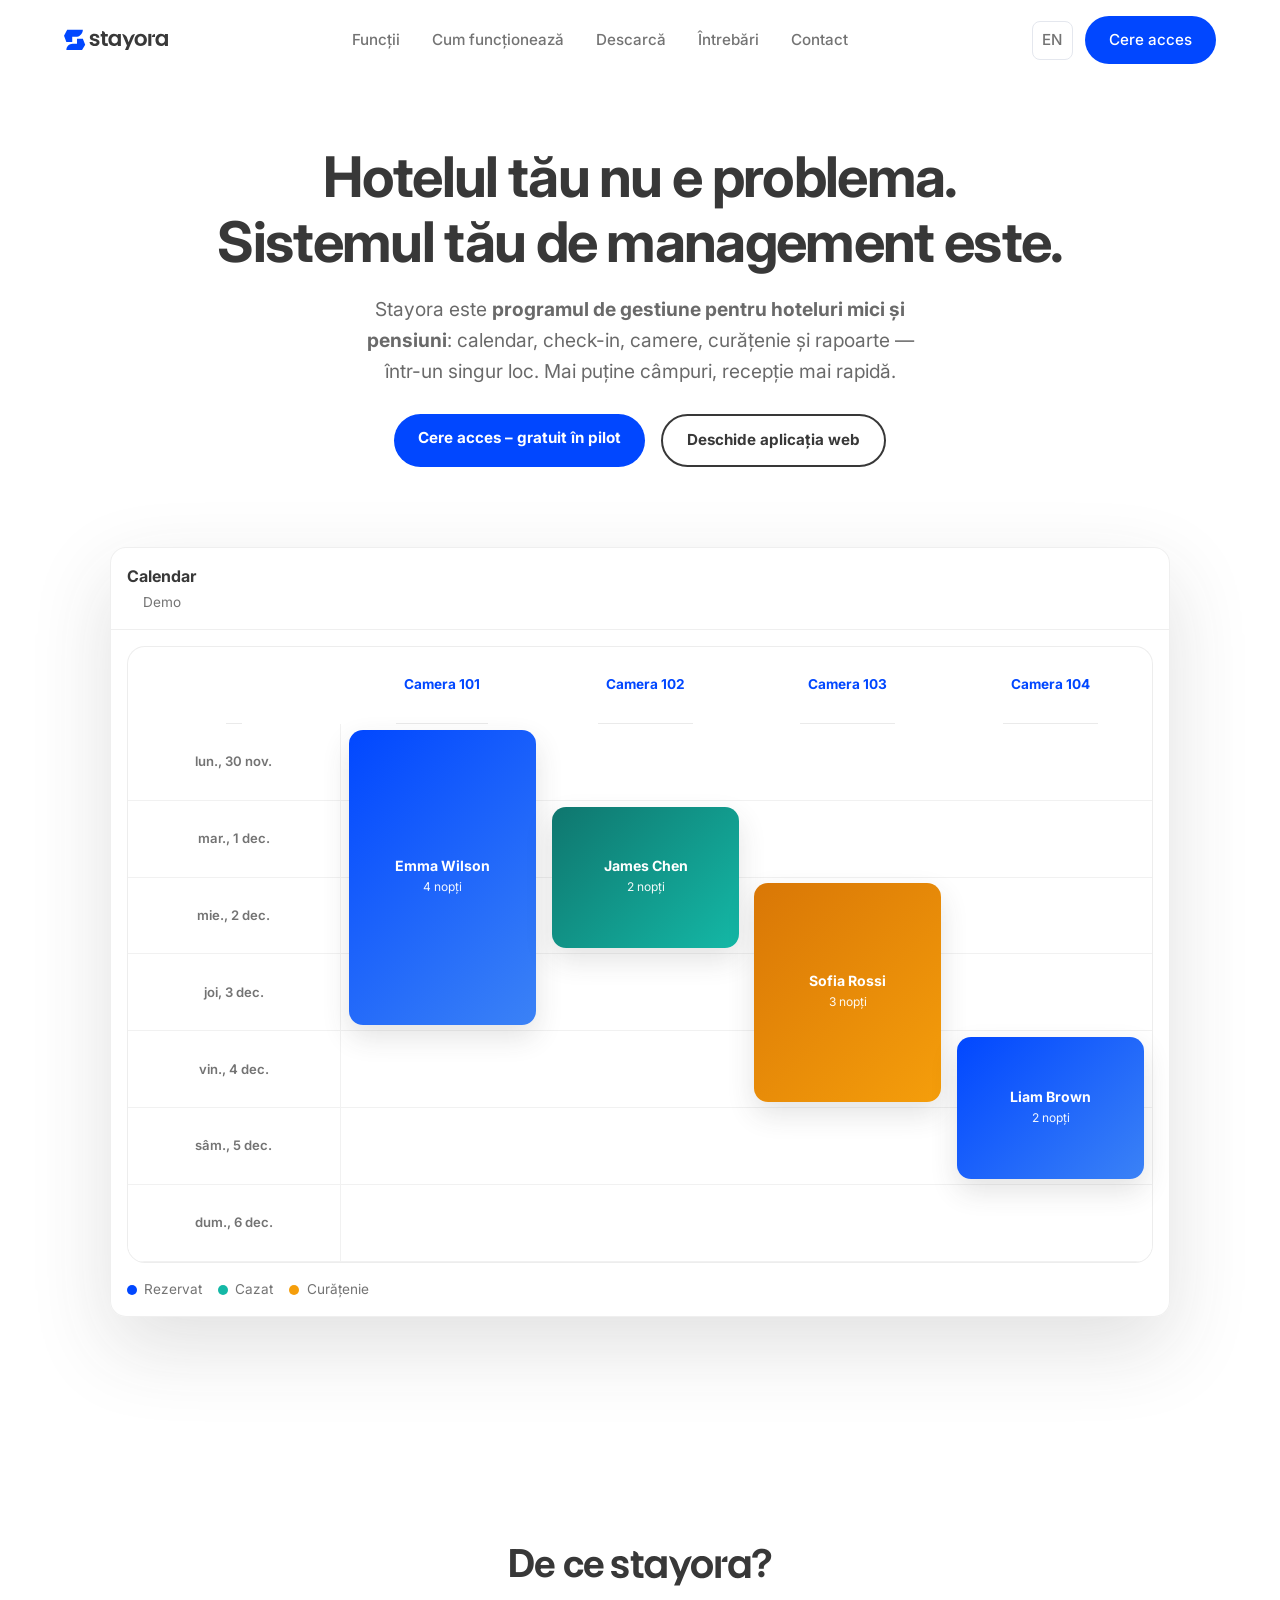
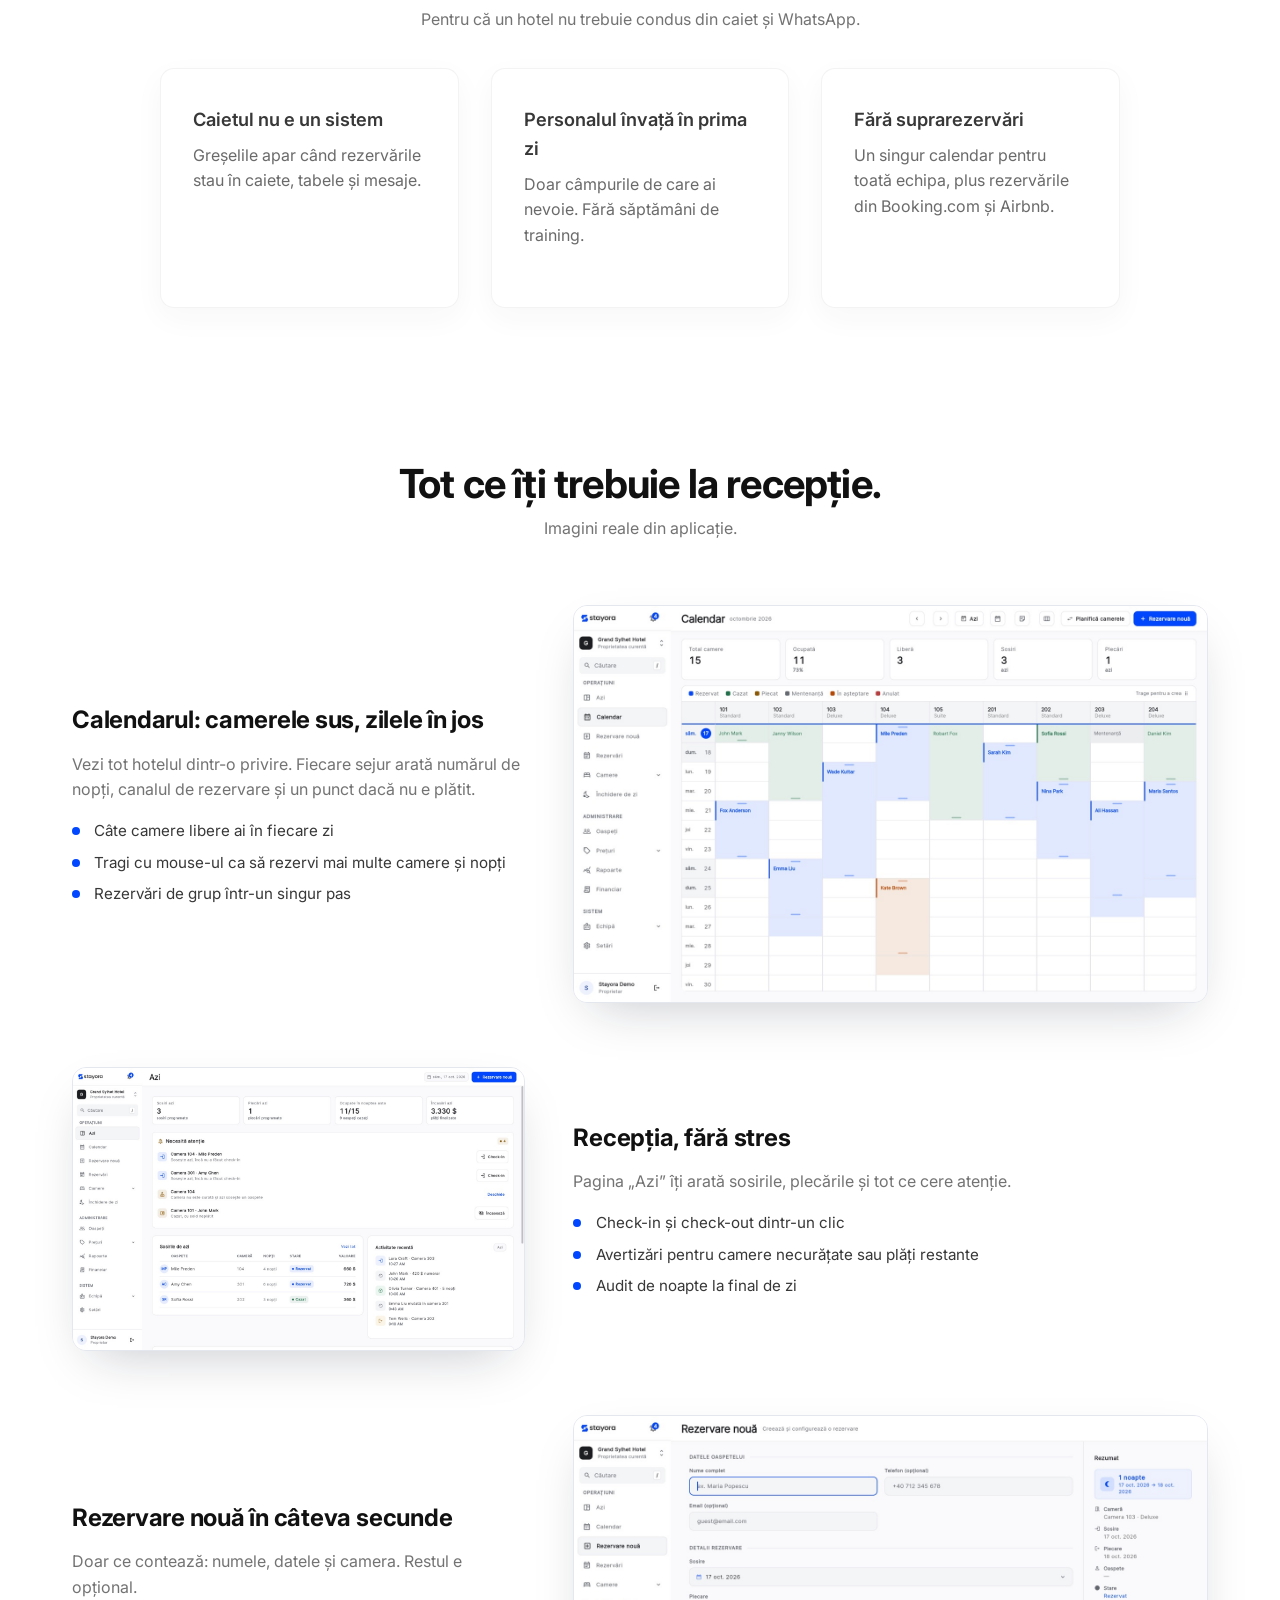
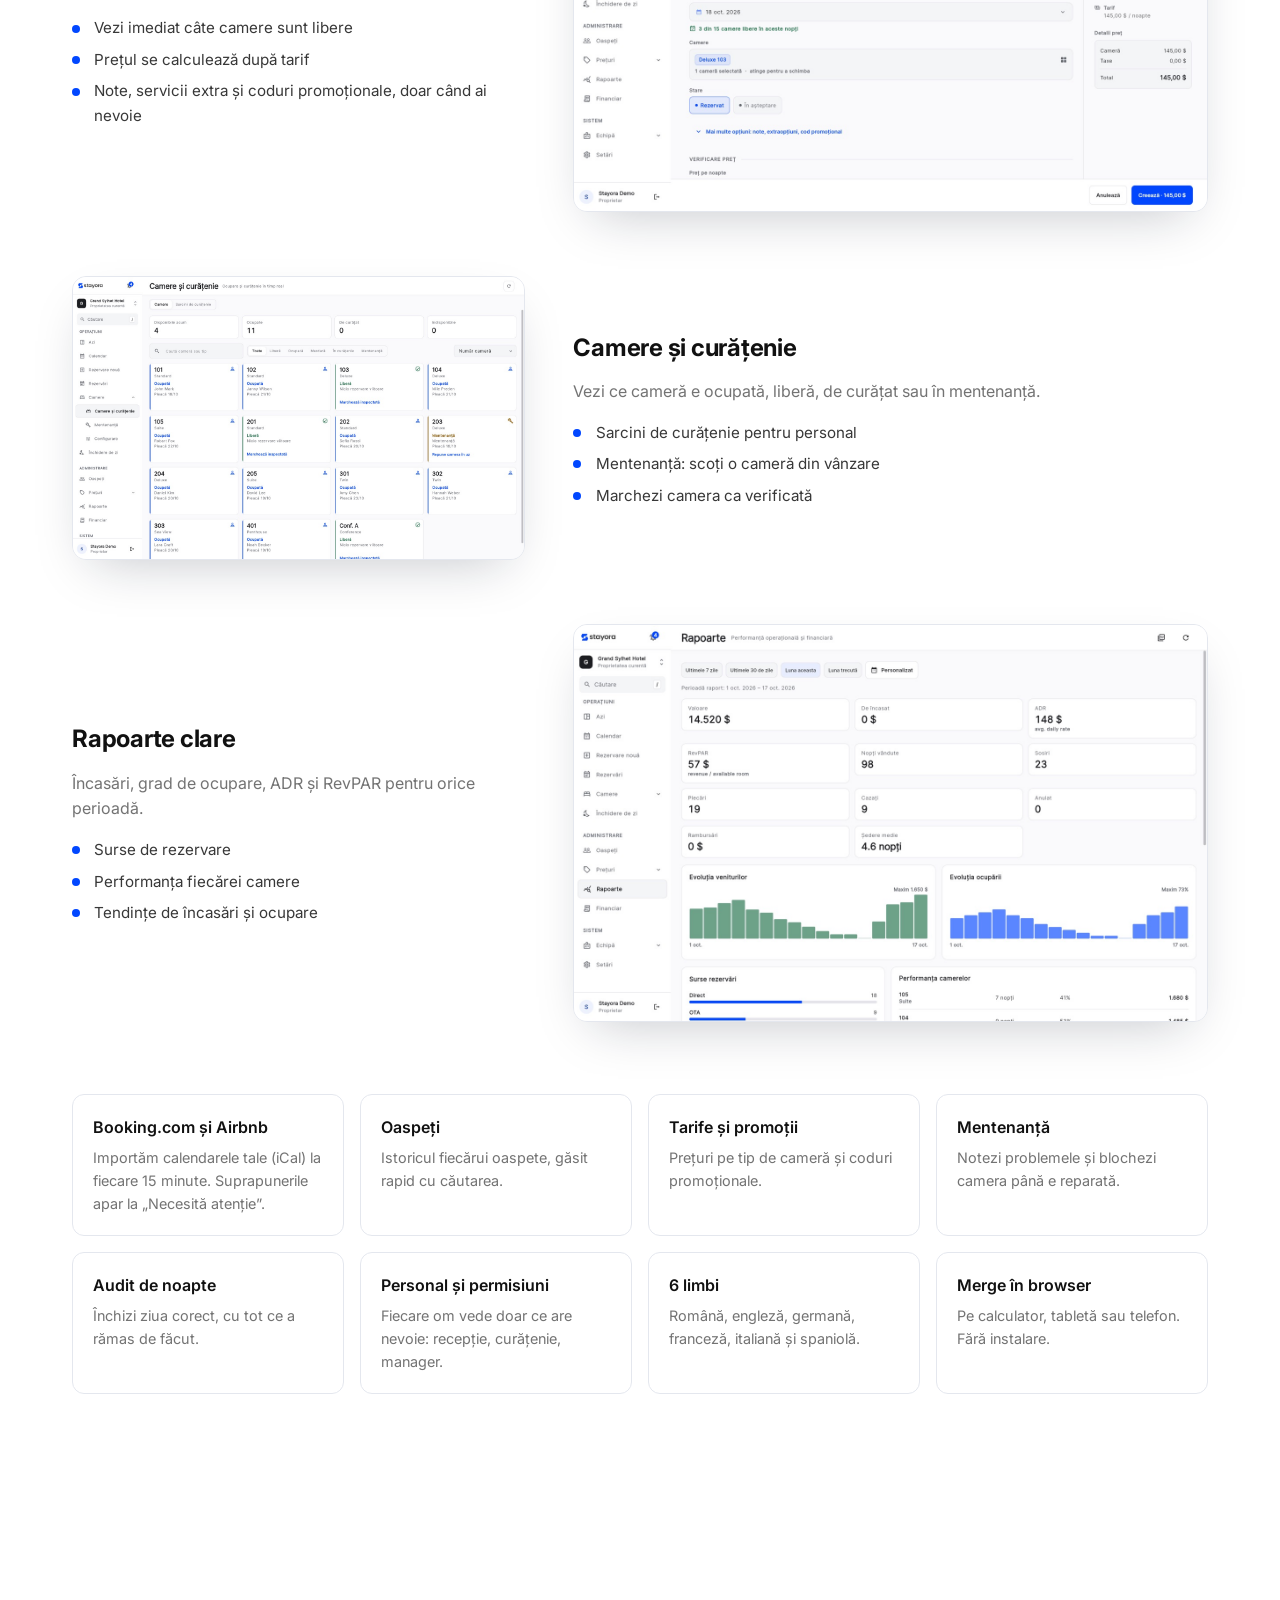
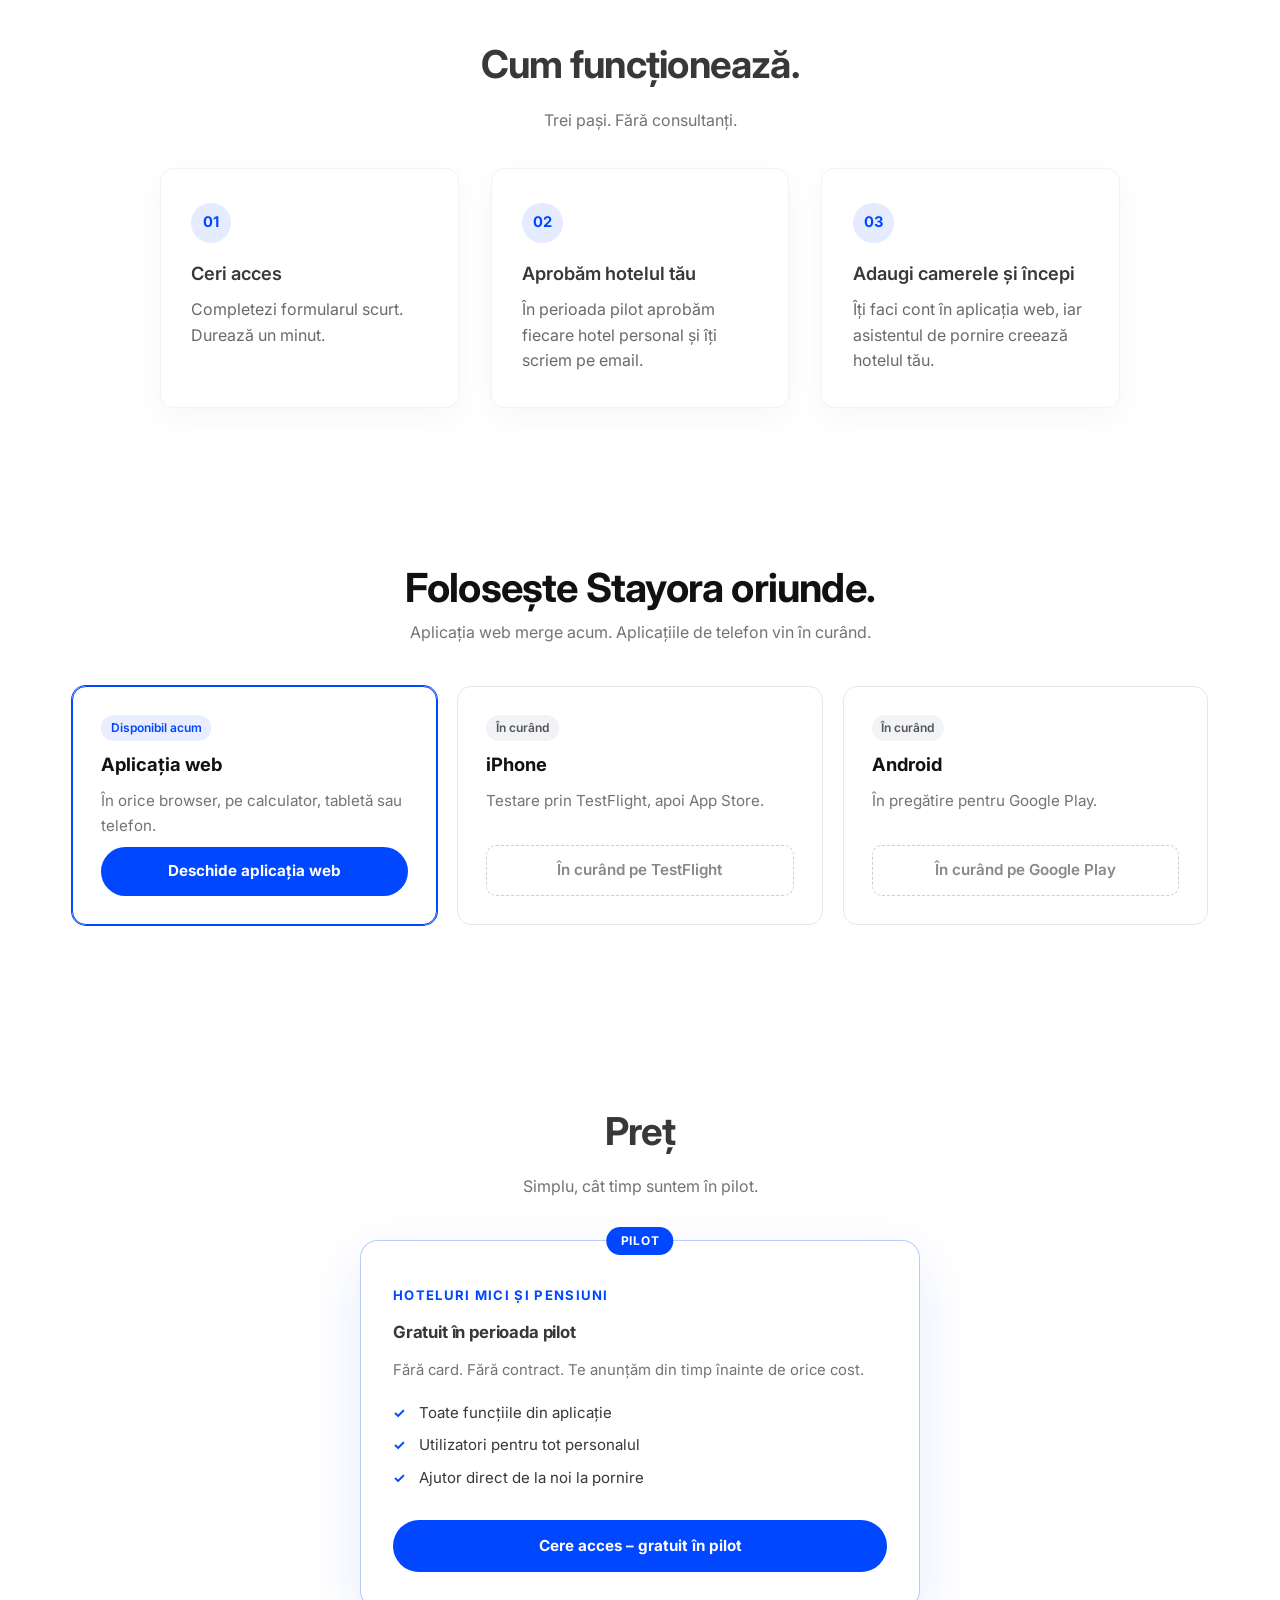
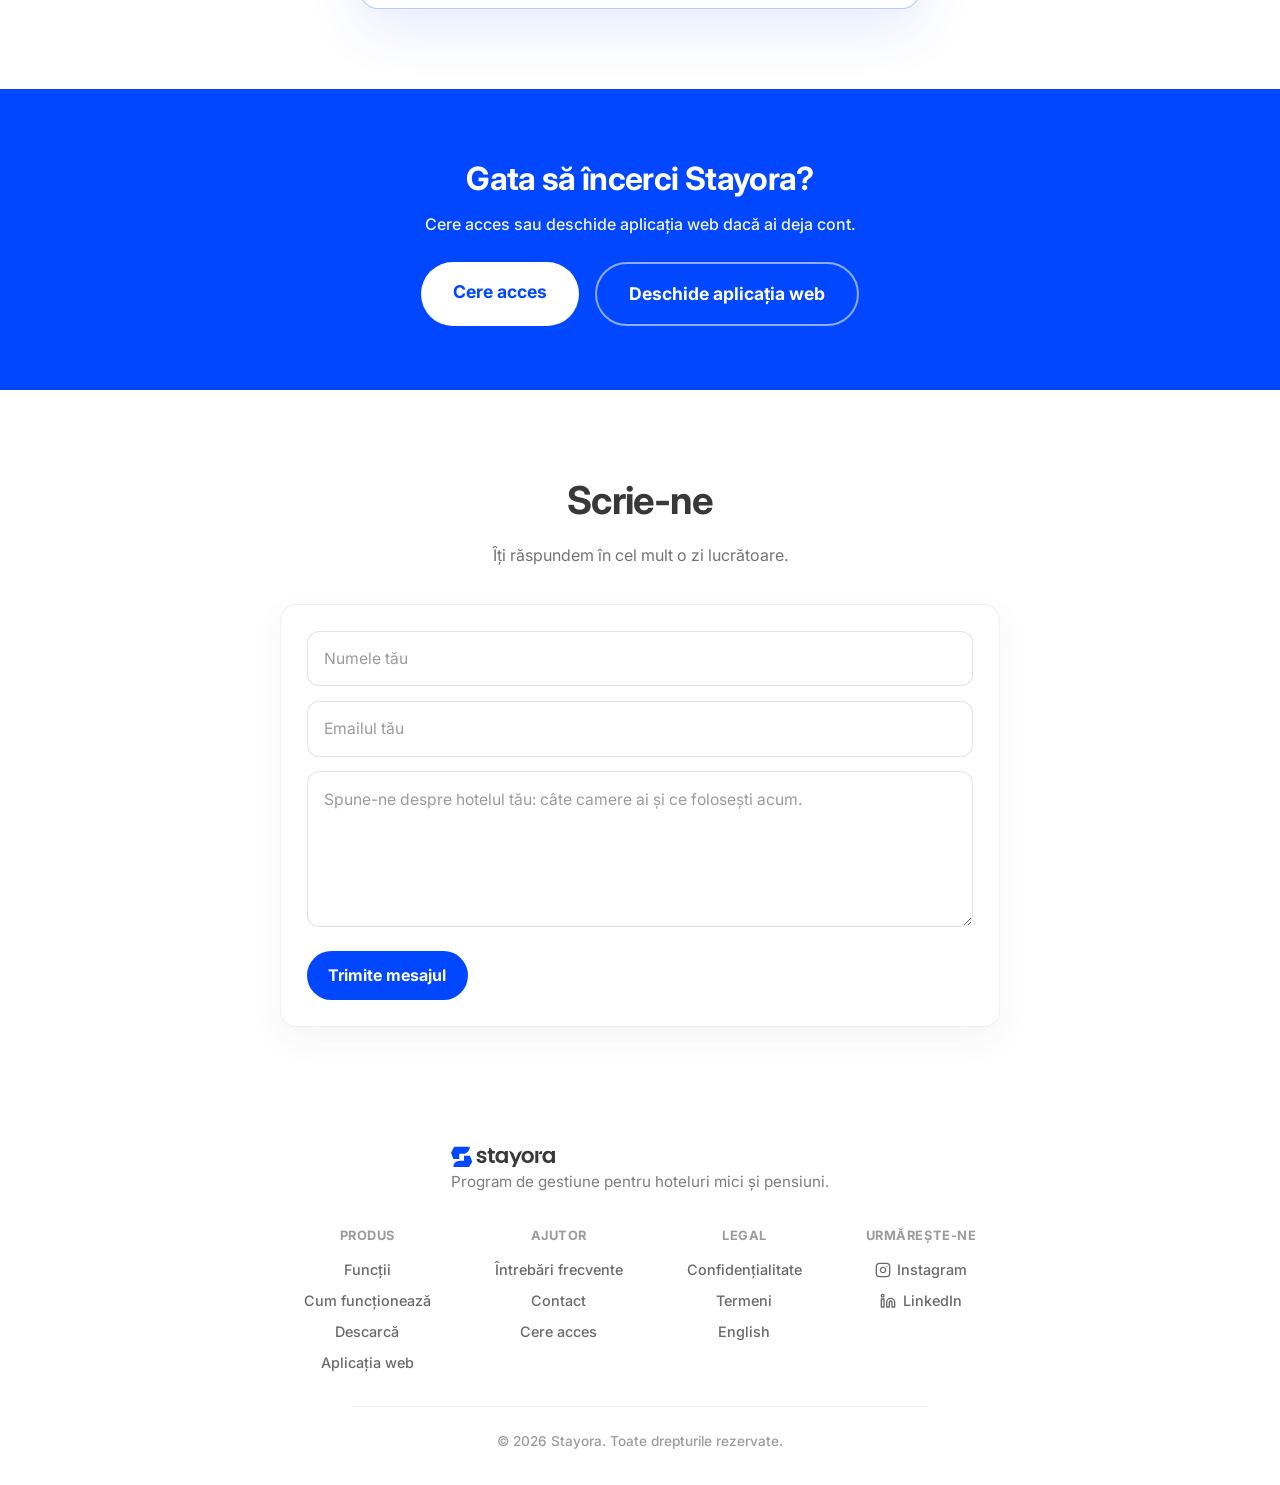
<file: index.html>
<!DOCTYPE html>
<html lang="ro">
<head>
    <meta charset="UTF-8">
    <meta name="viewport" content="width=device-width, initial-scale=1.0">
    <title>Stayora – Program de gestiune pentru hoteluri mici și pensiuni</title>
    <meta name="description" content="Calendar de rezervări, recepție, camere și curățenie, tarife și rapoarte într-o singură aplicație. Pentru hoteluri mici și pensiuni. Gratuit în perioada pilot.">
    <meta name="author" content="Stayora">
    <meta name="robots" content="index, follow, max-snippet:-1, max-image-preview:large, max-video-preview:-1">
    <meta name="theme-color" content="#0147FF">
    <meta name="format-detection" content="telephone=no">
    <link rel="canonical" href="https://www.stayora.ro/">
    <link rel="alternate" hreflang="ro" href="https://www.stayora.ro/">
    <link rel="alternate" hreflang="en" href="https://www.stayora.ro/en/">
    <link rel="alternate" hreflang="x-default" href="https://www.stayora.ro/">

    <meta property="og:type" content="website">
    <meta property="og:url" content="https://www.stayora.ro/">
    <meta property="og:site_name" content="Stayora">
    <meta property="og:title" content="Stayora – Program de gestiune pentru hoteluri mici și pensiuni">
    <meta property="og:description" content="Calendar, recepție, camere, curățenie și rapoarte într-o singură aplicație. Gratuit în perioada pilot.">
    <meta property="og:image" content="https://www.stayora.ro/public/og-image.png">
    <meta property="og:image:width" content="1200">
    <meta property="og:image:height" content="630">
    <meta property="og:image:alt" content="Calendarul Stayora cu camerele sus și zilele în jos">
    <meta property="og:locale" content="ro_RO">
    <meta property="og:locale:alternate" content="en_US">

    <meta name="twitter:card" content="summary_large_image">
    <meta name="twitter:title" content="Stayora – Program de gestiune pentru hoteluri mici și pensiuni">
    <meta name="twitter:description" content="Calendar, recepție, camere, curățenie și rapoarte într-o singură aplicație. Gratuit în perioada pilot.">
    <meta name="twitter:image" content="https://www.stayora.ro/public/og-image.png">

    <script type="application/ld+json">
    [
      {
        "@context": "https://schema.org",
        "@type": "WebSite",
        "@id": "https://www.stayora.ro/#website",
        "url": "https://www.stayora.ro/",
        "name": "Stayora",
        "inLanguage": ["ro", "en"],
        "publisher": { "@id": "https://www.stayora.ro/#organization" }
      },
      {
        "@context": "https://schema.org",
        "@type": "Organization",
        "@id": "https://www.stayora.ro/#organization",
        "name": "Stayora",
        "url": "https://www.stayora.ro",
        "logo": "https://www.stayora.ro/public/logo.svg",
        "sameAs": [
          "https://www.instagram.com/stayora.ro/",
          "https://www.linkedin.com/company/stayora"
        ]
      },
      {
        "@context": "https://schema.org",
        "@type": "SoftwareApplication",
        "@id": "https://www.stayora.ro/#software",
        "name": "Stayora",
        "url": "https://app.stayora.ro",
        "description": "Program de gestiune (PMS) pentru hoteluri mici și pensiuni: calendar, recepție, camere și curățenie, tarife, rapoarte.",
        "applicationCategory": "BusinessApplication",
        "operatingSystem": "Web",
        "offers": { "@type": "Offer", "price": "0", "priceCurrency": "RON", "description": "Gratuit în perioada pilot" },
        "featureList": [
          "Calendar de rezervări cu camerele sus și zilele în jos",
          "Rezervări de grup și pe mai multe camere",
          "Check-in și check-out",
          "Camere, curățenie și mentenanță",
          "Tarife și promoții",
          "Rapoarte și audit de noapte",
          "Roluri și permisiuni pentru personal",
          "Import calendar Booking.com și Airbnb (iCal)"
        ],
        "inLanguage": "ro",
        "publisher": { "@id": "https://www.stayora.ro/#organization" }
      }
    ]
    </script>

    <link rel="preconnect" href="https://fonts.googleapis.com">
    <link rel="preconnect" href="https://fonts.gstatic.com" crossorigin>
    <link href="https://fonts.googleapis.com/css2?family=Inter:ital,wght@0,400;0,500;0,600;0,700;1,400&display=swap" rel="stylesheet">
    <link rel="stylesheet" href="/style.css">
    <link rel="icon" href="/public/iconWebPhoto.svg" type="image/svg+xml">
    <link rel="apple-touch-icon" href="/public/apple-touch-icon.png">
</head>
<body class="load-wrap">
    <span id="top" class="page-top-anchor" aria-hidden="true"></span>
    <div class="header-sticky">
    <header class="header load-reveal">
        <a href="#top" class="logo logo-home" aria-label="Stayora – sus">
            <img src="/public/logo.svg" alt="Stayora" width="120" height="28">
        </a>
        <nav class="nav" id="main-nav" aria-label="Navigare principală">
            <div class="nav-links">
                <a href="#features" class="nav-link">Funcții</a>
                <a href="#howItWorks" class="nav-link">Cum funcționează</a>
                <a href="#download" class="nav-link">Descarcă</a>
                <a href="/faq/" class="nav-link">Întrebări</a>
                <a href="#contact" class="nav-link" data-inquiry="Contact">Contact</a>
            </div>
            <a href="/en/" class="lang-switch" hreflang="en" lang="en" aria-label="English version">EN</a>
            <a href="/waitlist/" class="btn-primary btn-header">Cere acces</a>
        </nav>
    </header>
    </div>

    <main id="main-content">
    <section class="hero hero-with-demo">
        <div class="hero-inner load-reveal">
            <h1>Hotelul tău nu e problema.<br>Sistemul tău de management este.</h1>

            <p class="hero-sub">
                Stayora este <strong>programul de gestiune pentru hoteluri mici și pensiuni</strong>: calendar, check-in, camere, curățenie și rapoarte — într-un singur loc. Mai puține câmpuri, recepție mai rapidă.
            </p>

            <div class="hero-ctas">
                <a href="/waitlist/" class="btn-primary">Cere acces – gratuit în pilot</a>
                <a href="https://app.stayora.ro" class="btn-secondary">Deschide aplicația web</a>
            </div>
        </div>

        <div class="hero-demo reveal">
            <div class="calendar-demo-shell">
                <div class="calendar-demo-topbar">
                    <div class="calendar-demo-title">
                        <strong>Calendar</strong>
                        <span>Demo</span>
                    </div>
                </div>

                <div class="calendar-board-wrap">
                    <div class="calendar-board" id="calendarBoard">
                        <div class="calendar-grid" id="calendarGrid"></div>
                        <div class="calendar-bookings-layer" id="calendarBookingsLayer"></div>
                    </div>
                </div>

                <div class="calendar-demo-legend">
                    <span><i class="legend-dot confirmed"></i> Rezervat</span>
                    <span><i class="legend-dot checkedin"></i> Cazat</span>
                    <span><i class="legend-dot cleaning"></i> Curățenie</span>
                </div>
            </div>
        </div>
    </section>

    <section class="why-section reveal" id="why">
        <div class="why-inner">
            <h2 class="why-heading">De ce <span class="why-brand"><img src="/public/writing.svg" alt="Stayora" width="120" height="28"></span>?</h2>
            <p class="how-sub">Pentru că un hotel nu trebuie condus din caiet și WhatsApp.</p>
            <div class="why-grid">
                <div class="why-item">
                    <h3>Caietul nu e un sistem</h3>
                    <p>Greșelile apar când rezervările stau în caiete, tabele și mesaje.</p>
                </div>
                <div class="why-item">
                    <h3>Personalul învață în prima zi</h3>
                    <p>Doar câmpurile de care ai nevoie. Fără săptămâni de training.</p>
                </div>
                <div class="why-item">
                    <h3>Fără suprarezervări</h3>
                    <p>Un singur calendar pentru toată echipa, plus rezervările din Booking.com și Airbnb.</p>
                </div>
            </div>
        </div>
    </section>

    <section class="features-section reveal" id="features" aria-labelledby="features-heading">
        <h2 id="features-heading">Tot ce îți trebuie la recepție.</h2>
        <p class="how-sub">Imagini reale din aplicație.</p>

        <div class="feature-row">
            <div class="feature-text">
                <h3>Calendarul: camerele sus, zilele în jos</h3>
                <p>Vezi tot hotelul dintr-o privire. Fiecare sejur arată numărul de nopți, canalul de rezervare și un punct dacă nu e plătit.</p>
                <ul>
                    <li>Câte camere libere ai în fiecare zi</li>
                    <li>Tragi cu mouse-ul ca să rezervi mai multe camere și nopți</li>
                    <li>Rezervări de grup într-un singur pas</li>
                </ul>
            </div>
            <figure class="feature-shot">
                <img src="/public/screens/ro/calendar.jpg" alt="Calendarul Stayora cu camerele pe coloane și zilele pe rânduri" width="1440" height="900" loading="lazy" decoding="async">
            </figure>
        </div>

        <div class="feature-row">
            <div class="feature-text">
                <h3>Recepția, fără stres</h3>
                <p>Pagina „Azi” îți arată sosirile, plecările și tot ce cere atenție.</p>
                <ul>
                    <li>Check-in și check-out dintr-un clic</li>
                    <li>Avertizări pentru camere necurățate sau plăți restante</li>
                    <li>Audit de noapte la final de zi</li>
                </ul>
            </div>
            <figure class="feature-shot">
                <img src="/public/screens/ro/today.jpg" alt="Pagina Azi din Stayora cu sosiri și plecări" width="1440" height="900" loading="lazy" decoding="async">
            </figure>
        </div>

        <div class="feature-row">
            <div class="feature-text">
                <h3>Rezervare nouă în câteva secunde</h3>
                <p>Doar ce contează: numele, datele și camera. Restul e opțional.</p>
                <ul>
                    <li>Vezi imediat câte camere sunt libere</li>
                    <li>Prețul se calculează după tarif</li>
                    <li>Note, servicii extra și coduri promoționale, doar când ai nevoie</li>
                </ul>
            </div>
            <figure class="feature-shot">
                <img src="/public/screens/ro/booking.jpg" alt="Formularul de rezervare nouă din Stayora" width="1440" height="900" loading="lazy" decoding="async">
            </figure>
        </div>

        <div class="feature-row">
            <div class="feature-text">
                <h3>Camere și curățenie</h3>
                <p>Vezi ce cameră e ocupată, liberă, de curățat sau în mentenanță.</p>
                <ul>
                    <li>Sarcini de curățenie pentru personal</li>
                    <li>Mentenanță: scoți o cameră din vânzare</li>
                    <li>Marchezi camera ca verificată</li>
                </ul>
            </div>
            <figure class="feature-shot">
                <img src="/public/screens/ro/rooms.jpg" alt="Panoul de camere și curățenie din Stayora" width="1440" height="900" loading="lazy" decoding="async">
            </figure>
        </div>

        <div class="feature-row">
            <div class="feature-text">
                <h3>Rapoarte clare</h3>
                <p>Încasări, grad de ocupare, ADR și RevPAR pentru orice perioadă.</p>
                <ul>
                    <li>Surse de rezervare</li>
                    <li>Performanța fiecărei camere</li>
                    <li>Tendințe de încasări și ocupare</li>
                </ul>
            </div>
            <figure class="feature-shot">
                <img src="/public/screens/ro/reports.jpg" alt="Rapoartele Stayora cu încasări și ocupare" width="1440" height="900" loading="lazy" decoding="async">
            </figure>
        </div>

        <div class="feature-more">
            <div class="feature-more-item">
                <h4>Booking.com și Airbnb</h4>
                <p>Importăm calendarele tale (iCal) la fiecare 15 minute. Suprapunerile apar la „Necesită atenție”.</p>
            </div>
            <div class="feature-more-item">
                <h4>Oaspeți</h4>
                <p>Istoricul fiecărui oaspete, găsit rapid cu căutarea.</p>
            </div>
            <div class="feature-more-item">
                <h4>Tarife și promoții</h4>
                <p>Prețuri pe tip de cameră și coduri promoționale.</p>
            </div>
            <div class="feature-more-item">
                <h4>Mentenanță</h4>
                <p>Notezi problemele și blochezi camera până e reparată.</p>
            </div>
            <div class="feature-more-item">
                <h4>Audit de noapte</h4>
                <p>Închizi ziua corect, cu tot ce a rămas de făcut.</p>
            </div>
            <div class="feature-more-item">
                <h4>Personal și permisiuni</h4>
                <p>Fiecare om vede doar ce are nevoie: recepție, curățenie, manager.</p>
            </div>
            <div class="feature-more-item">
                <h4>6 limbi</h4>
                <p>Română, engleză, germană, franceză, italiană și spaniolă.</p>
            </div>
            <div class="feature-more-item">
                <h4>Merge în browser</h4>
                <p>Pe calculator, tabletă sau telefon. Fără instalare.</p>
            </div>
        </div>
    </section>

    <section class="how-section reveal" id="howItWorks">
        <div class="how-inner">
            <h2>Cum funcționează.</h2>
            <p class="how-sub">Trei pași. Fără consultanți.</p>

            <div class="how-steps">
                <article class="how-step">
                    <span class="how-step-number">01</span>
                    <h3>Ceri acces</h3>
                    <p>Completezi formularul scurt. Durează un minut.</p>
                </article>

                <article class="how-step">
                    <span class="how-step-number">02</span>
                    <h3>Aprobăm hotelul tău</h3>
                    <p>În perioada pilot aprobăm fiecare hotel personal și îți scriem pe email.</p>
                </article>

                <article class="how-step">
                    <span class="how-step-number">03</span>
                    <h3>Adaugi camerele și începi</h3>
                    <p>Îți faci cont în aplicația web, iar asistentul de pornire creează hotelul tău.</p>
                </article>
            </div>
        </div>
    </section>

    <section class="download-section reveal" id="download" aria-labelledby="download-heading">
        <h2 id="download-heading">Folosește Stayora oriunde.</h2>
        <p class="how-sub">Aplicația web merge acum. Aplicațiile de telefon vin în curând.</p>

        <div class="download-grid">
            <div class="download-card download-card--live">
                <span class="download-status">Disponibil acum</span>
                <h3>Aplicația web</h3>
                <p>În orice browser, pe calculator, tabletă sau telefon.</p>
                <a href="https://app.stayora.ro" class="btn-primary">Deschide aplicația web</a>
            </div>
            <div class="download-card" data-platform="ios">
                <span class="download-status">În curând</span>
                <h3>iPhone</h3>
                <p>Testare prin TestFlight, apoi App Store.</p>
                <span class="download-btn-disabled" aria-disabled="true">În curând pe TestFlight</span>
            </div>
            <div class="download-card" data-platform="android">
                <span class="download-status">În curând</span>
                <h3>Android</h3>
                <p>În pregătire pentru Google Play.</p>
                <span class="download-btn-disabled" aria-disabled="true">În curând pe Google Play</span>
            </div>
        </div>
    </section>

    <section class="pricing-section reveal" id="pricing" aria-labelledby="pricing-heading">
        <div class="pricing-inner">
            <h2 id="pricing-heading">Preț</h2>
            <p class="how-sub">Simplu, cât timp suntem în pilot.</p>

            <div class="early-access-card early-access-card--featured pilot-card">
                <span class="pricing-badge">Pilot</span>
                <span class="pricing-tier">Hoteluri mici și pensiuni</span>
                <h3>Gratuit în perioada pilot</h3>
                <p>Fără card. Fără contract. Te anunțăm din timp înainte de orice cost.</p>
                <ul class="pricing-features">
                    <li>Toate funcțiile din aplicație</li>
                    <li>Utilizatori pentru tot personalul</li>
                    <li>Ajutor direct de la noi la pornire</li>
                </ul>
                <a href="/waitlist/" class="btn-primary pricing-btn">Cere acces – gratuit în pilot</a>
            </div>
        </div>
    </section>

    <section class="cta-final reveal" id="cta">
        <h2>Gata să încerci Stayora?</h2>
        <p>Cere acces sau deschide aplicația web dacă ai deja cont.</p>
        <div class="cta-buttons">
            <a href="/waitlist/" class="btn-primary btn-large">Cere acces</a>
            <a href="https://app.stayora.ro" class="btn-outline btn-large">Deschide aplicația web</a>
        </div>
    </section>

    <section class="contact-section reveal" id="contact">
        <div class="contact-inner">
            <h2>Scrie-ne</h2>
            <p class="contact-sub">Îți răspundem în cel mult o zi lucrătoare.</p>

            <form class="contact-form">
                <input type="hidden" name="inquiryType" value="Contact">
                <input type="text" name="website" tabindex="-1" autocomplete="off" aria-hidden="true" style="display:none">
                <div class="form-row">
                    <input class="contact-input" type="text" name="name" placeholder="Numele tău" aria-label="Numele tău" autocomplete="name" required>
                </div>

                <div class="form-row">
                    <input class="contact-input" type="email" name="email" placeholder="Emailul tău" aria-label="Emailul tău" autocomplete="email" required>
                </div>

                <div class="form-row">
                    <textarea class="contact-textarea" name="message" placeholder="Spune-ne despre hotelul tău: câte camere ai și ce folosești acum." aria-label="Mesaj" rows="5" required></textarea>
                </div>

                <button type="submit" class="contact-btn">Trimite mesajul</button>
            </form>
        </div>
    </section>

    </main>

    <footer class="footer reveal" id="site-footer">
        <div class="footer-brand">
            <a href="#top" class="logo logo-home" aria-label="Stayora – sus">
                <img src="/public/logo.svg" alt="Stayora" width="120" height="28">
            </a>
            <p class="footer-tagline">Program de gestiune pentru hoteluri mici și pensiuni.</p>
        </div>
        <div class="footer-links">
            <div class="footer-col">
                <span class="footer-col-title">Produs</span>
                <a href="#features">Funcții</a>
                <a href="#howItWorks">Cum funcționează</a>
                <a href="#download">Descarcă</a>
                <a href="https://app.stayora.ro">Aplicația web</a>
            </div>
            <div class="footer-col">
                <span class="footer-col-title">Ajutor</span>
                <a href="/faq/">Întrebări frecvente</a>
                <a href="#contact" data-inquiry="Contact">Contact</a>
                <a href="/waitlist/">Cere acces</a>
            </div>
            <div class="footer-col">
                <span class="footer-col-title">Legal</span>
                <a href="/privacy/">Confidențialitate</a>
                <a href="/terms/">Termeni</a>
                <a href="/en/" hreflang="en" lang="en">English</a>
            </div>
            <div class="footer-col">
                <span class="footer-col-title">Urmărește-ne</span>
                <a href="https://www.instagram.com/stayora.ro/" target="_blank" rel="noopener noreferrer" class="footer-social-link" aria-label="Stayora pe Instagram">
                    <svg xmlns="http://www.w3.org/2000/svg" width="16" height="16" viewBox="0 0 24 24" fill="none" stroke="currentColor" stroke-width="2" stroke-linecap="round" stroke-linejoin="round" aria-hidden="true"><rect x="2" y="2" width="20" height="20" rx="5" ry="5"/><path d="M16 11.37A4 4 0 1 1 12.63 8 4 4 0 0 1 16 11.37z"/><line x1="17.5" y1="6.5" x2="17.51" y2="6.5"/></svg>
                    Instagram
                </a>
                <a href="https://www.linkedin.com/company/stayora" target="_blank" rel="noopener noreferrer" class="footer-social-link" aria-label="Stayora pe LinkedIn">
                    <svg xmlns="http://www.w3.org/2000/svg" width="16" height="16" viewBox="0 0 24 24" fill="none" stroke="currentColor" stroke-width="2" stroke-linecap="round" stroke-linejoin="round" aria-hidden="true"><path d="M16 8a6 6 0 0 1 6 6v7h-4v-7a2 2 0 0 0-2-2 2 2 0 0 0-2 2v7h-4v-7a6 6 0 0 1 6-6z"/><rect x="2" y="9" width="4" height="12"/><circle cx="4" cy="4" r="2"/></svg>
                    LinkedIn
                </a>
            </div>
        </div>
        <div class="footer-bottom">
            <p class="footer-copy">© 2026 Stayora. Toate drepturile rezervate.</p>
        </div>
    </footer>
    <script src="/script.js"></script>
</body>
</html>
</file>
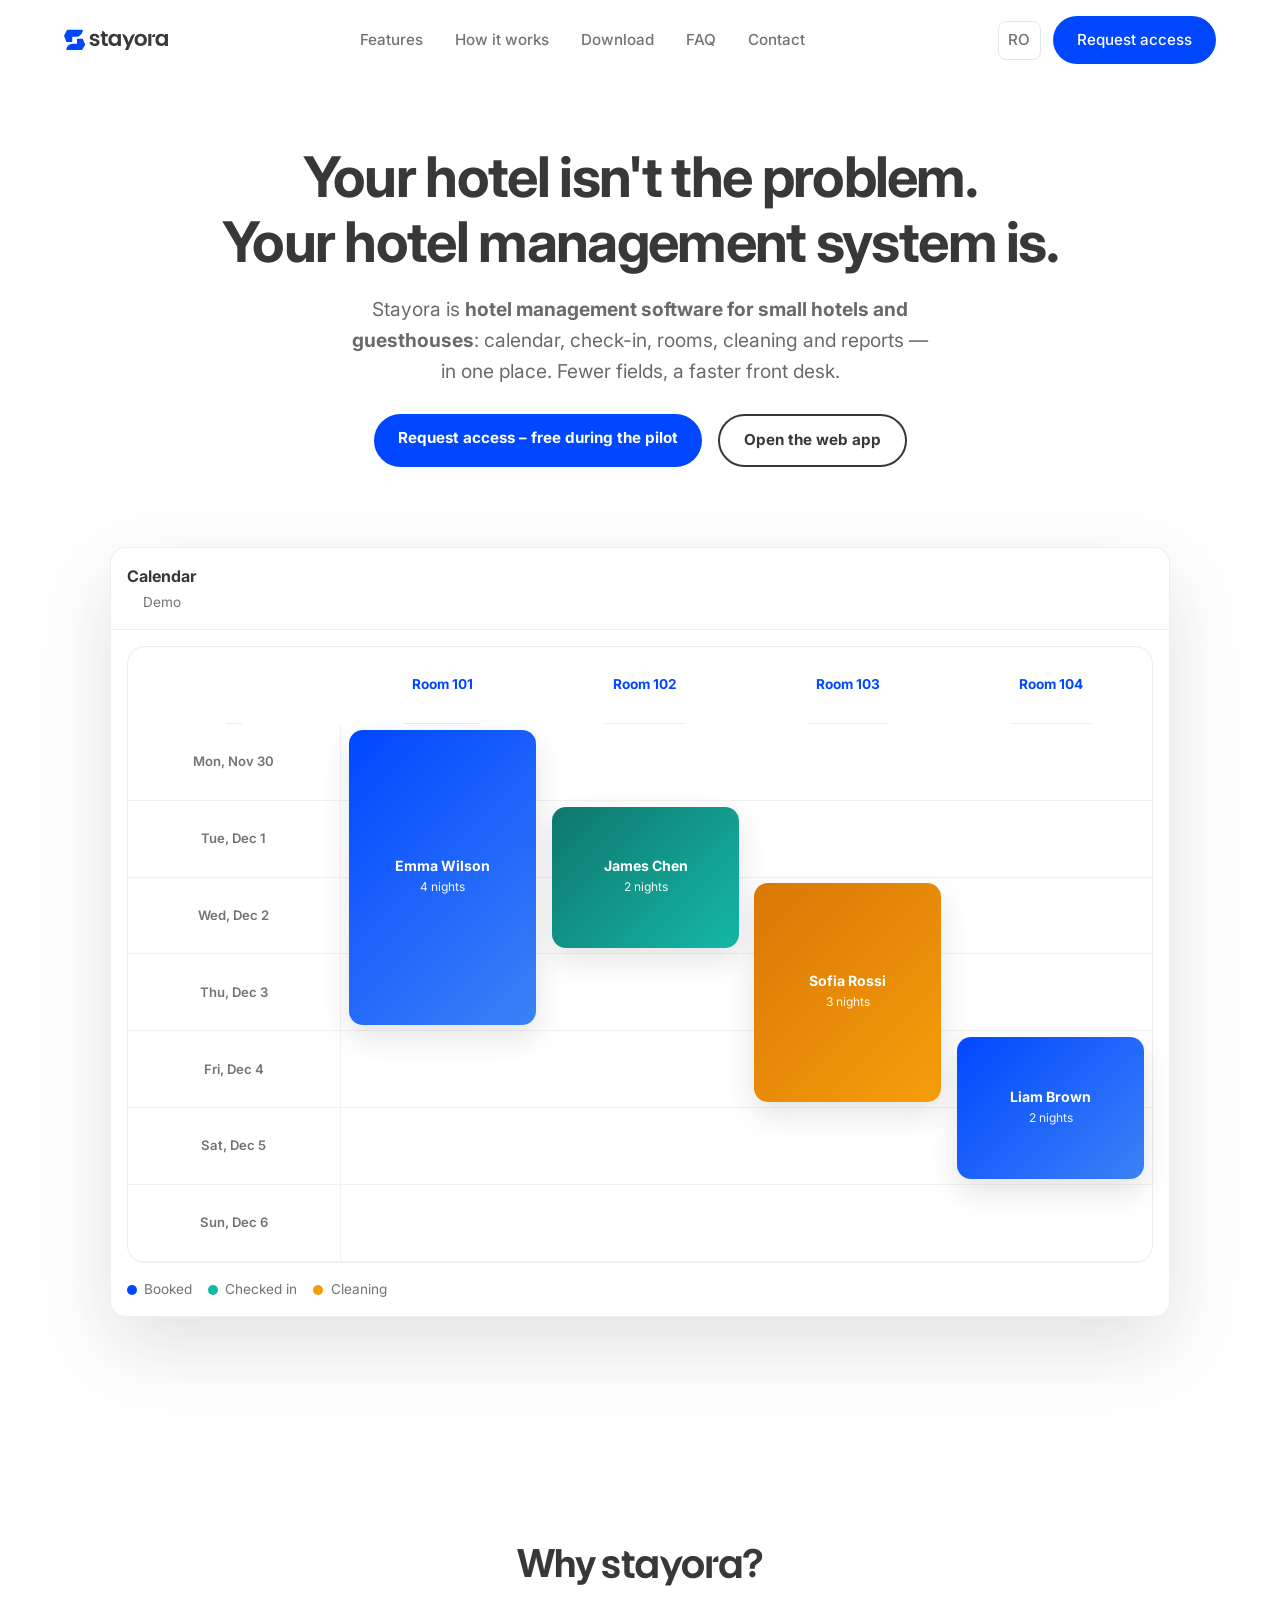
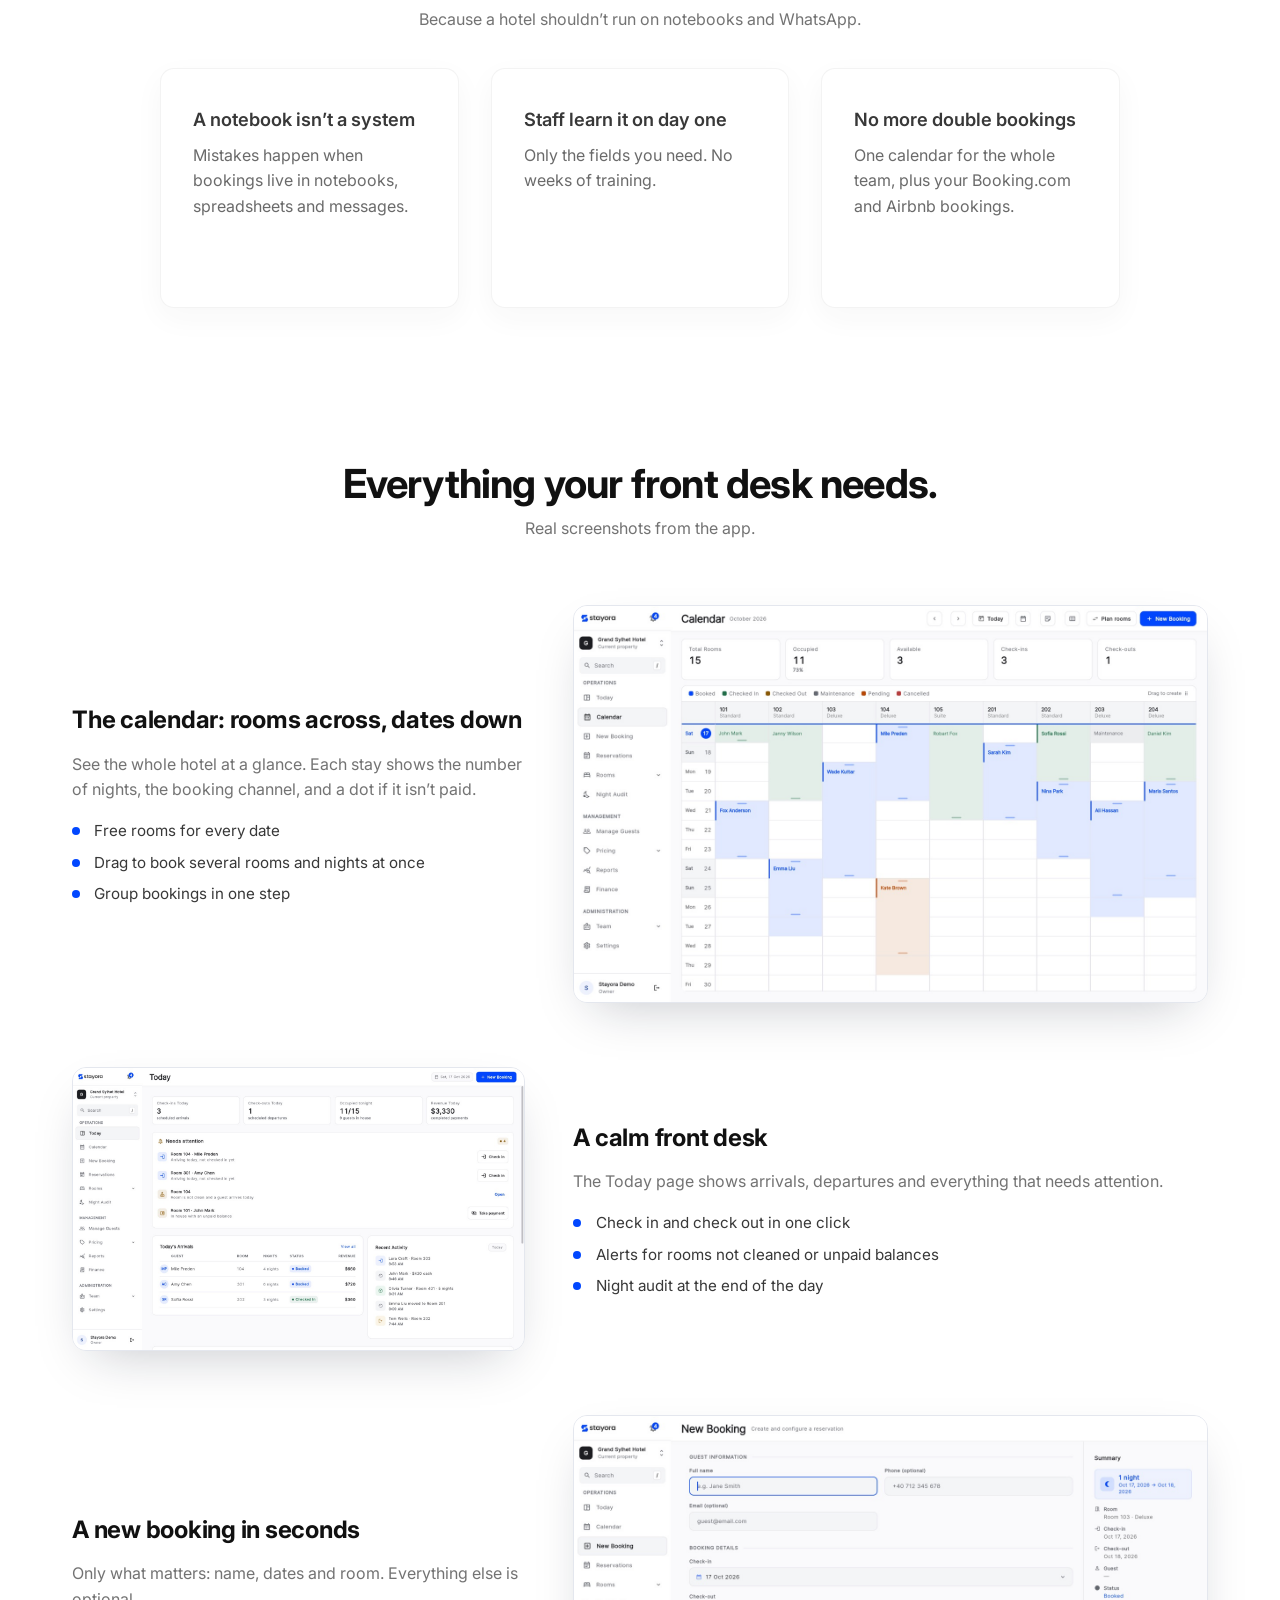
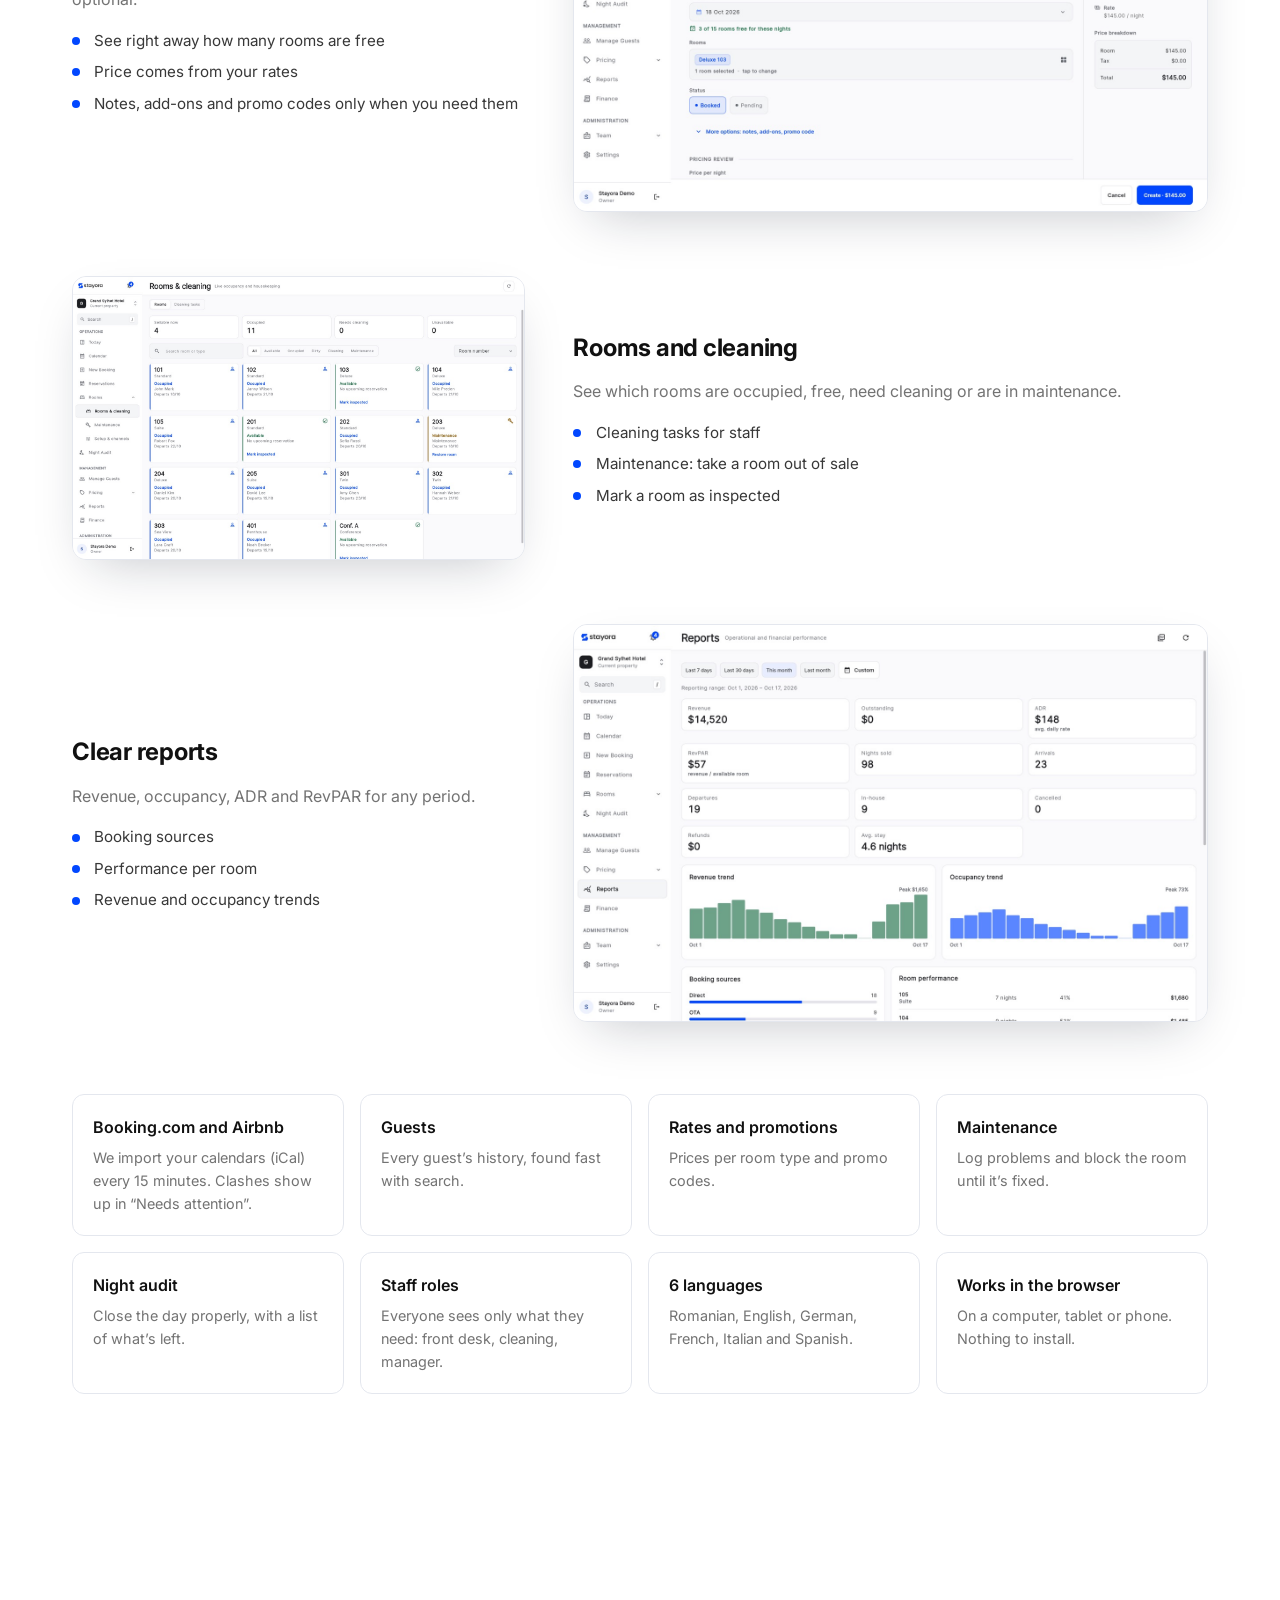
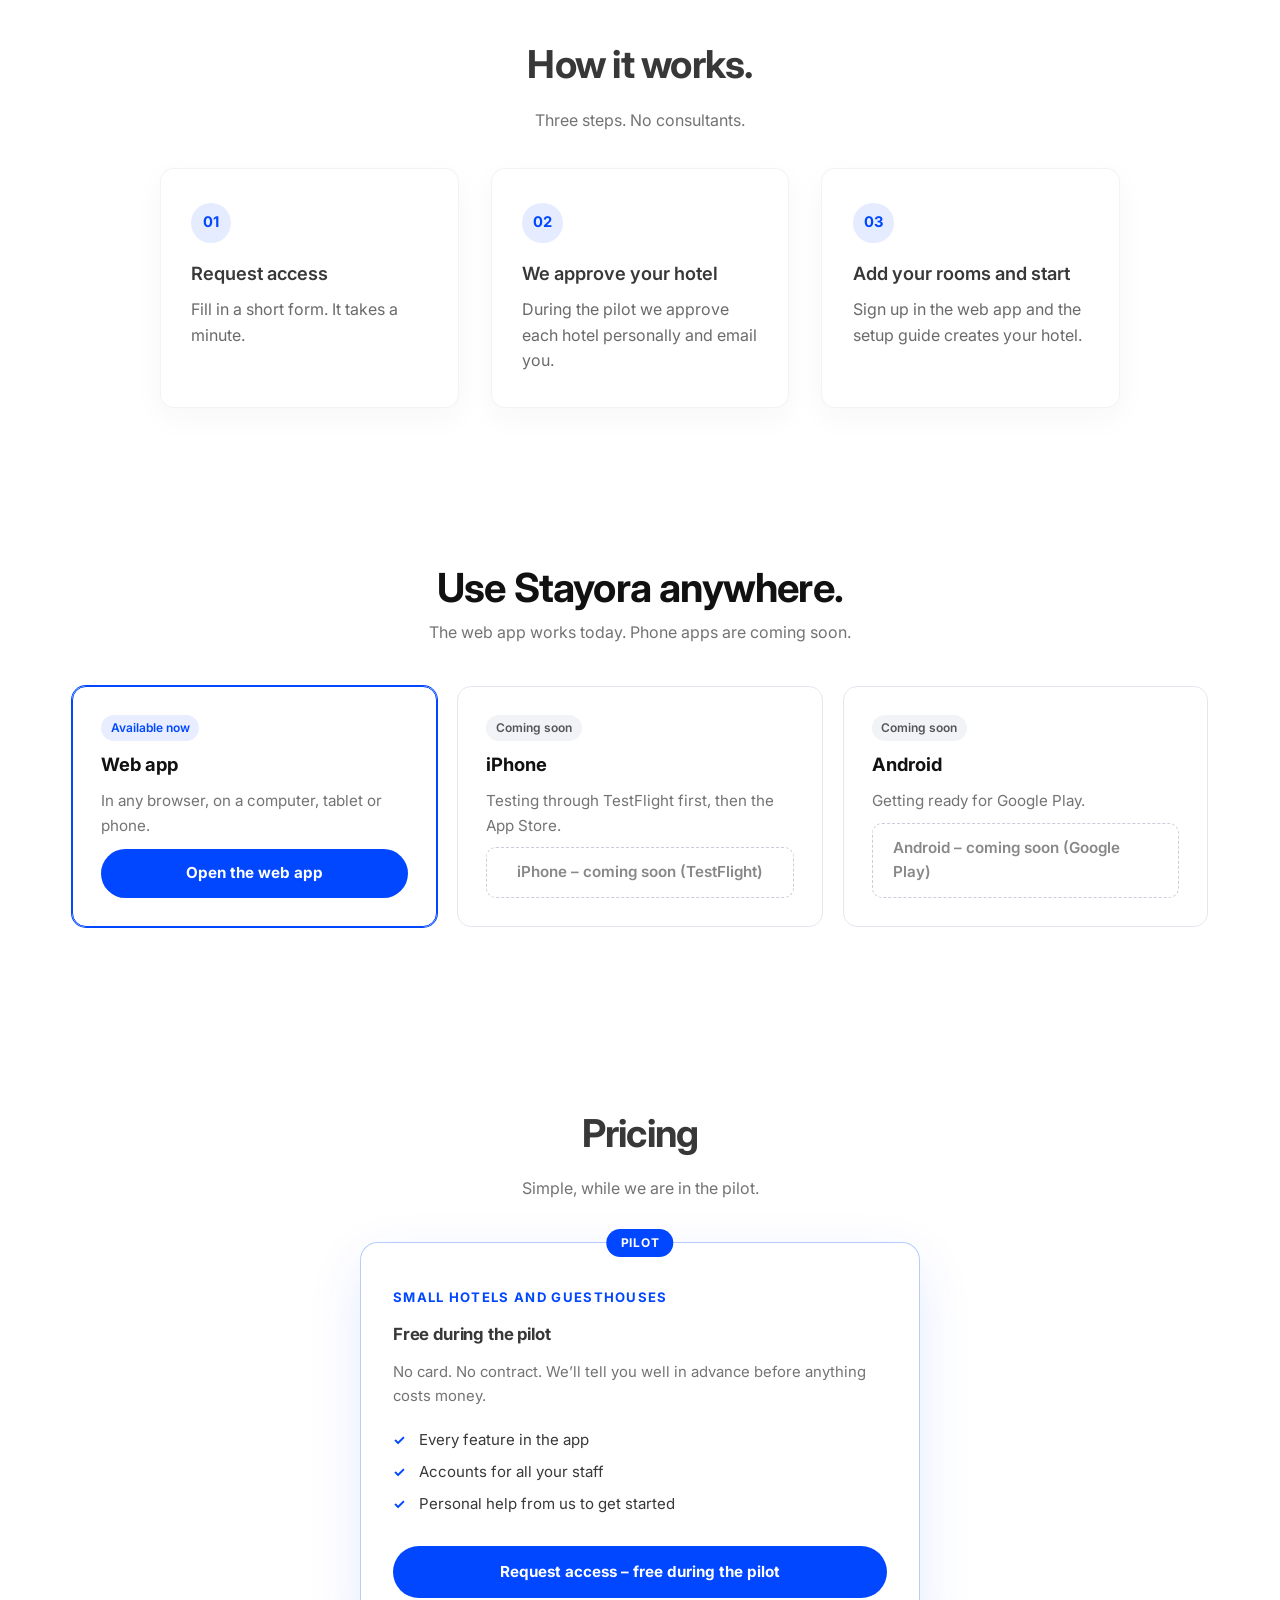
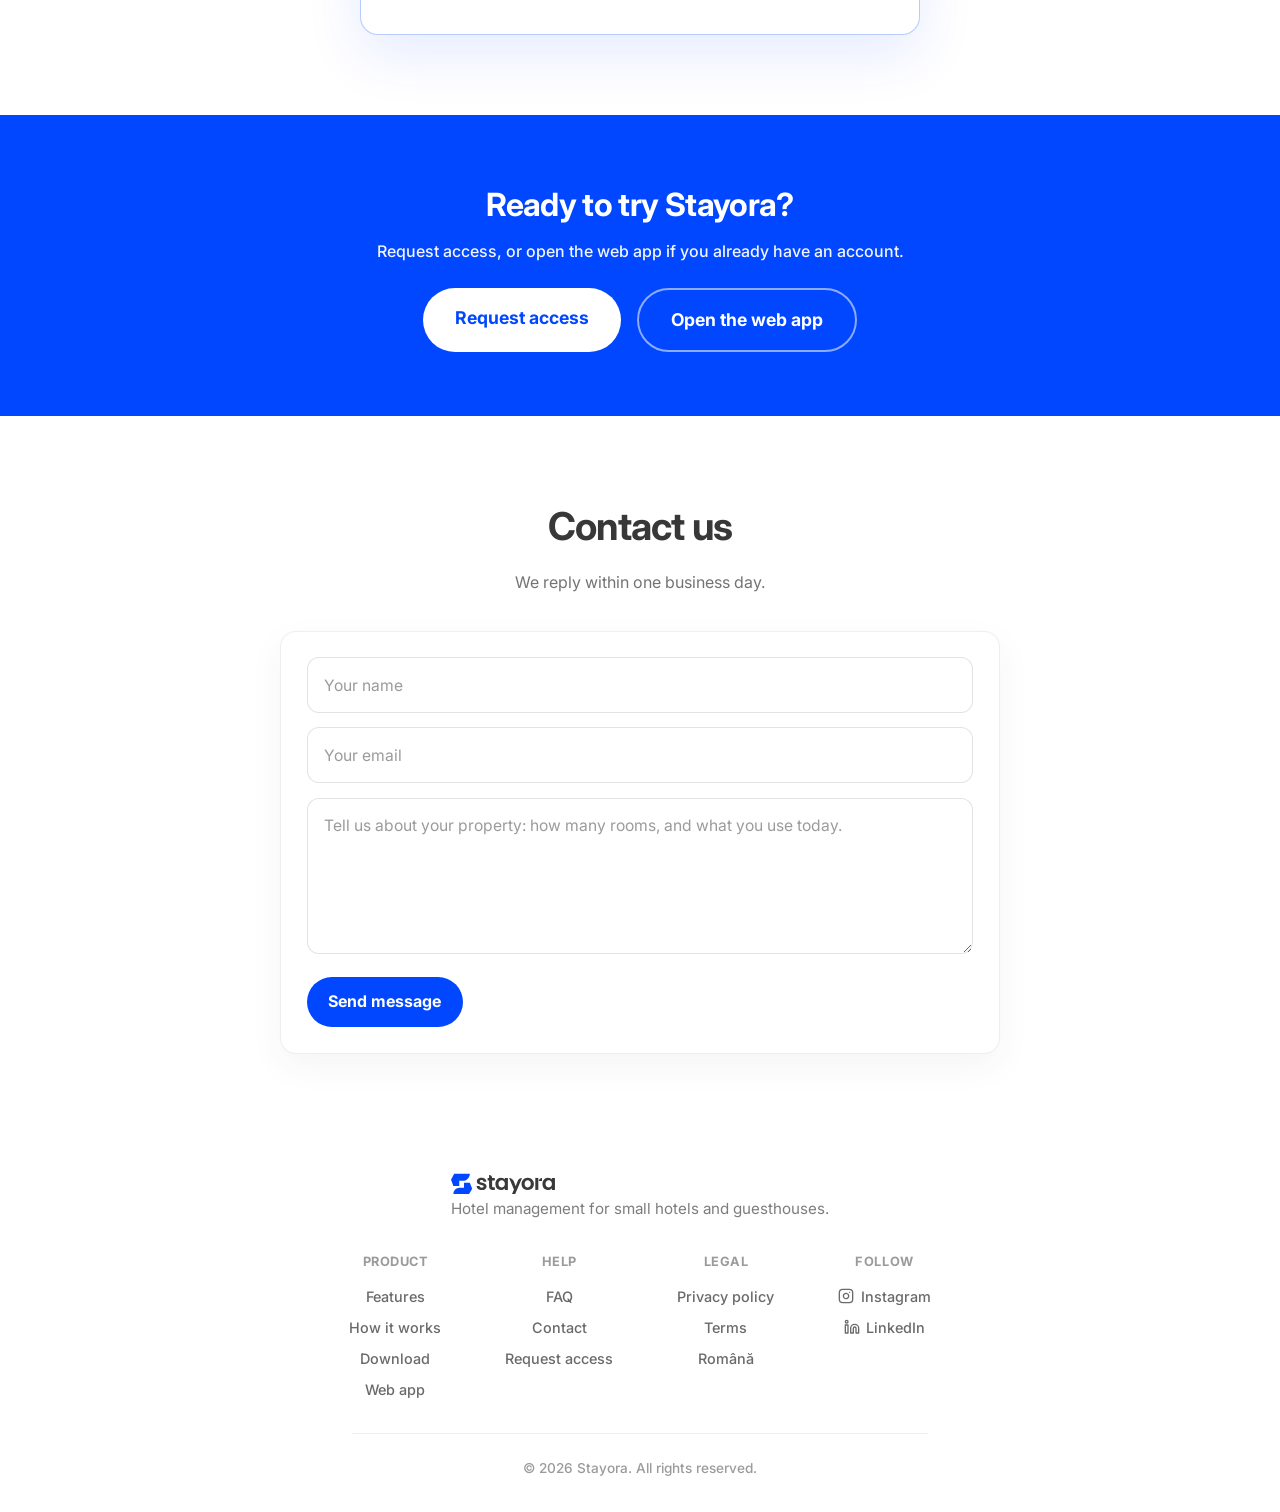
<file: en/index.html>
<!DOCTYPE html>
<html lang="en">
<head>
    <meta charset="UTF-8">
    <meta name="viewport" content="width=device-width, initial-scale=1.0">
    <title>Stayora – Hotel management software for small hotels and guesthouses</title>
    <meta name="description" content="Booking calendar, front desk, rooms and cleaning, rates and reports in one simple app for small hotels and guesthouses. Free during the pilot.">
    <meta name="author" content="Stayora">
    <meta name="robots" content="index, follow, max-snippet:-1, max-image-preview:large, max-video-preview:-1">
    <meta name="theme-color" content="#0147FF">
    <meta name="format-detection" content="telephone=no">
    <link rel="canonical" href="https://www.stayora.ro/en/">
    <link rel="alternate" hreflang="ro" href="https://www.stayora.ro/">
    <link rel="alternate" hreflang="en" href="https://www.stayora.ro/en/">
    <link rel="alternate" hreflang="x-default" href="https://www.stayora.ro/">

    <meta property="og:type" content="website">
    <meta property="og:url" content="https://www.stayora.ro/en/">
    <meta property="og:site_name" content="Stayora">
    <meta property="og:title" content="Stayora – Hotel management software for small hotels and guesthouses">
    <meta property="og:description" content="Calendar, front desk, rooms, cleaning and reports in one simple app. Free during the pilot.">
    <meta property="og:image" content="https://www.stayora.ro/public/og-image.png">
    <meta property="og:image:width" content="1200">
    <meta property="og:image:height" content="630">
    <meta property="og:image:alt" content="Stayora calendar with rooms across the top and dates down the side">
    <meta property="og:locale" content="en_US">
    <meta property="og:locale:alternate" content="ro_RO">

    <meta name="twitter:card" content="summary_large_image">
    <meta name="twitter:title" content="Stayora – Hotel management software for small hotels and guesthouses">
    <meta name="twitter:description" content="Calendar, front desk, rooms, cleaning and reports in one simple app. Free during the pilot.">
    <meta name="twitter:image" content="https://www.stayora.ro/public/og-image.png">

    <script type="application/ld+json">
    [
      {
        "@context": "https://schema.org",
        "@type": "WebSite",
        "@id": "https://www.stayora.ro/#website",
        "url": "https://www.stayora.ro/",
        "name": "Stayora",
        "inLanguage": ["ro", "en"],
        "publisher": { "@id": "https://www.stayora.ro/#organization" }
      },
      {
        "@context": "https://schema.org",
        "@type": "Organization",
        "@id": "https://www.stayora.ro/#organization",
        "name": "Stayora",
        "url": "https://www.stayora.ro",
        "logo": "https://www.stayora.ro/public/logo.svg",
        "sameAs": [
          "https://www.instagram.com/stayora.ro/",
          "https://www.linkedin.com/company/stayora"
        ]
      },
      {
        "@context": "https://schema.org",
        "@type": "SoftwareApplication",
        "@id": "https://www.stayora.ro/#software",
        "name": "Stayora",
        "url": "https://app.stayora.ro",
        "description": "Hotel property management system (PMS) for small hotels and guesthouses: calendar, front desk, rooms and cleaning, rates, reports.",
        "applicationCategory": "BusinessApplication",
        "operatingSystem": "Web",
        "offers": { "@type": "Offer", "price": "0", "priceCurrency": "RON", "description": "Free during the pilot" },
        "featureList": [
          "Booking calendar with rooms across the top and dates down the side",
          "Group and multi-room bookings",
          "Check-in and check-out",
          "Rooms, cleaning and maintenance",
          "Rates and promotions",
          "Reports and night audit",
          "Staff roles and permissions",
          "Booking.com and Airbnb calendar import (iCal)"
        ],
        "inLanguage": "en",
        "publisher": { "@id": "https://www.stayora.ro/#organization" }
      }
    ]
    </script>

    <link rel="preconnect" href="https://fonts.googleapis.com">
    <link rel="preconnect" href="https://fonts.gstatic.com" crossorigin>
    <link href="https://fonts.googleapis.com/css2?family=Inter:ital,wght@0,400;0,500;0,600;0,700;1,400&display=swap" rel="stylesheet">
    <link rel="stylesheet" href="/style.css">
    <link rel="icon" href="/public/iconWebPhoto.svg" type="image/svg+xml">
    <link rel="apple-touch-icon" href="/public/apple-touch-icon.png">
</head>
<body class="load-wrap">
    <span id="top" class="page-top-anchor" aria-hidden="true"></span>
    <div class="header-sticky">
    <header class="header load-reveal">
        <a href="#top" class="logo logo-home" aria-label="Stayora – back to top">
            <img src="/public/logo.svg" alt="Stayora" width="120" height="28">
        </a>
        <nav class="nav" id="main-nav" aria-label="Main navigation">
            <div class="nav-links">
                <a href="#features" class="nav-link">Features</a>
                <a href="#howItWorks" class="nav-link">How it works</a>
                <a href="#download" class="nav-link">Download</a>
                <a href="/en/faq/" class="nav-link">FAQ</a>
                <a href="#contact" class="nav-link" data-inquiry="Contact">Contact</a>
            </div>
            <a href="/" class="lang-switch" hreflang="ro" lang="ro" aria-label="Versiunea în română">RO</a>
            <a href="/en/waitlist/" class="btn-primary btn-header">Request access</a>
        </nav>
    </header>
    </div>

    <main id="main-content">
    <section class="hero hero-with-demo">
        <div class="hero-inner load-reveal">
            <h1>Your hotel isn't the problem.<br>Your hotel management system is.</h1>

            <p class="hero-sub">
                Stayora is <strong>hotel management software for small hotels and guesthouses</strong>: calendar, check-in, rooms, cleaning and reports — in one place. Fewer fields, a faster front desk.
            </p>

            <div class="hero-ctas">
                <a href="/en/waitlist/" class="btn-primary">Request access – free during the pilot</a>
                <a href="https://app.stayora.ro" class="btn-secondary">Open the web app</a>
            </div>
        </div>

        <div class="hero-demo reveal">
            <div class="calendar-demo-shell">
                <div class="calendar-demo-topbar">
                    <div class="calendar-demo-title">
                        <strong>Calendar</strong>
                        <span>Demo</span>
                    </div>
                </div>

                <div class="calendar-board-wrap">
                    <div class="calendar-board" id="calendarBoard">
                        <div class="calendar-grid" id="calendarGrid"></div>
                        <div class="calendar-bookings-layer" id="calendarBookingsLayer"></div>
                    </div>
                </div>

                <div class="calendar-demo-legend">
                    <span><i class="legend-dot confirmed"></i> Booked</span>
                    <span><i class="legend-dot checkedin"></i> Checked in</span>
                    <span><i class="legend-dot cleaning"></i> Cleaning</span>
                </div>
            </div>
        </div>
    </section>

    <section class="why-section reveal" id="why">
        <div class="why-inner">
            <h2 class="why-heading">Why <span class="why-brand"><img src="/public/writing.svg" alt="Stayora" width="120" height="28"></span>?</h2>
            <p class="how-sub">Because a hotel shouldn’t run on notebooks and WhatsApp.</p>
            <div class="why-grid">
                <div class="why-item">
                    <h3>A notebook isn’t a system</h3>
                    <p>Mistakes happen when bookings live in notebooks, spreadsheets and messages.</p>
                </div>
                <div class="why-item">
                    <h3>Staff learn it on day one</h3>
                    <p>Only the fields you need. No weeks of training.</p>
                </div>
                <div class="why-item">
                    <h3>No more double bookings</h3>
                    <p>One calendar for the whole team, plus your Booking.com and Airbnb bookings.</p>
                </div>
            </div>
        </div>
    </section>

    <section class="features-section reveal" id="features" aria-labelledby="features-heading">
        <h2 id="features-heading">Everything your front desk needs.</h2>
        <p class="how-sub">Real screenshots from the app.</p>

        <div class="feature-row">
            <div class="feature-text">
                <h3>The calendar: rooms across, dates down</h3>
                <p>See the whole hotel at a glance. Each stay shows the number of nights, the booking channel, and a dot if it isn’t paid.</p>
                <ul>
                    <li>Free rooms for every date</li>
                    <li>Drag to book several rooms and nights at once</li>
                    <li>Group bookings in one step</li>
                </ul>
            </div>
            <figure class="feature-shot">
                <img src="/public/screens/en/calendar.jpg" alt="Stayora calendar with rooms as columns and dates as rows" width="1440" height="900" loading="lazy" decoding="async">
            </figure>
        </div>

        <div class="feature-row">
            <div class="feature-text">
                <h3>A calm front desk</h3>
                <p>The Today page shows arrivals, departures and everything that needs attention.</p>
                <ul>
                    <li>Check in and check out in one click</li>
                    <li>Alerts for rooms not cleaned or unpaid balances</li>
                    <li>Night audit at the end of the day</li>
                </ul>
            </div>
            <figure class="feature-shot">
                <img src="/public/screens/en/today.jpg" alt="Stayora Today page with arrivals and departures" width="1440" height="900" loading="lazy" decoding="async">
            </figure>
        </div>

        <div class="feature-row">
            <div class="feature-text">
                <h3>A new booking in seconds</h3>
                <p>Only what matters: name, dates and room. Everything else is optional.</p>
                <ul>
                    <li>See right away how many rooms are free</li>
                    <li>Price comes from your rates</li>
                    <li>Notes, add-ons and promo codes only when you need them</li>
                </ul>
            </div>
            <figure class="feature-shot">
                <img src="/public/screens/en/booking.jpg" alt="Stayora new booking form" width="1440" height="900" loading="lazy" decoding="async">
            </figure>
        </div>

        <div class="feature-row">
            <div class="feature-text">
                <h3>Rooms and cleaning</h3>
                <p>See which rooms are occupied, free, need cleaning or are in maintenance.</p>
                <ul>
                    <li>Cleaning tasks for staff</li>
                    <li>Maintenance: take a room out of sale</li>
                    <li>Mark a room as inspected</li>
                </ul>
            </div>
            <figure class="feature-shot">
                <img src="/public/screens/en/rooms.jpg" alt="Stayora rooms and cleaning board" width="1440" height="900" loading="lazy" decoding="async">
            </figure>
        </div>

        <div class="feature-row">
            <div class="feature-text">
                <h3>Clear reports</h3>
                <p>Revenue, occupancy, ADR and RevPAR for any period.</p>
                <ul>
                    <li>Booking sources</li>
                    <li>Performance per room</li>
                    <li>Revenue and occupancy trends</li>
                </ul>
            </div>
            <figure class="feature-shot">
                <img src="/public/screens/en/reports.jpg" alt="Stayora reports with revenue and occupancy" width="1440" height="900" loading="lazy" decoding="async">
            </figure>
        </div>

        <div class="feature-more">
            <div class="feature-more-item">
                <h4>Booking.com and Airbnb</h4>
                <p>We import your calendars (iCal) every 15 minutes. Clashes show up in “Needs attention”.</p>
            </div>
            <div class="feature-more-item">
                <h4>Guests</h4>
                <p>Every guest’s history, found fast with search.</p>
            </div>
            <div class="feature-more-item">
                <h4>Rates and promotions</h4>
                <p>Prices per room type and promo codes.</p>
            </div>
            <div class="feature-more-item">
                <h4>Maintenance</h4>
                <p>Log problems and block the room until it’s fixed.</p>
            </div>
            <div class="feature-more-item">
                <h4>Night audit</h4>
                <p>Close the day properly, with a list of what’s left.</p>
            </div>
            <div class="feature-more-item">
                <h4>Staff roles</h4>
                <p>Everyone sees only what they need: front desk, cleaning, manager.</p>
            </div>
            <div class="feature-more-item">
                <h4>6 languages</h4>
                <p>Romanian, English, German, French, Italian and Spanish.</p>
            </div>
            <div class="feature-more-item">
                <h4>Works in the browser</h4>
                <p>On a computer, tablet or phone. Nothing to install.</p>
            </div>
        </div>
    </section>

    <section class="how-section reveal" id="howItWorks">
        <div class="how-inner">
            <h2>How it works.</h2>
            <p class="how-sub">Three steps. No consultants.</p>

            <div class="how-steps">
                <article class="how-step">
                    <span class="how-step-number">01</span>
                    <h3>Request access</h3>
                    <p>Fill in a short form. It takes a minute.</p>
                </article>

                <article class="how-step">
                    <span class="how-step-number">02</span>
                    <h3>We approve your hotel</h3>
                    <p>During the pilot we approve each hotel personally and email you.</p>
                </article>

                <article class="how-step">
                    <span class="how-step-number">03</span>
                    <h3>Add your rooms and start</h3>
                    <p>Sign up in the web app and the setup guide creates your hotel.</p>
                </article>
            </div>
        </div>
    </section>

    <section class="download-section reveal" id="download" aria-labelledby="download-heading">
        <h2 id="download-heading">Use Stayora anywhere.</h2>
        <p class="how-sub">The web app works today. Phone apps are coming soon.</p>

        <div class="download-grid">
            <div class="download-card download-card--live">
                <span class="download-status">Available now</span>
                <h3>Web app</h3>
                <p>In any browser, on a computer, tablet or phone.</p>
                <a href="https://app.stayora.ro" class="btn-primary">Open the web app</a>
            </div>
            <div class="download-card" data-platform="ios">
                <span class="download-status">Coming soon</span>
                <h3>iPhone</h3>
                <p>Testing through TestFlight first, then the App Store.</p>
                <span class="download-btn-disabled" aria-disabled="true">iPhone – coming soon (TestFlight)</span>
            </div>
            <div class="download-card" data-platform="android">
                <span class="download-status">Coming soon</span>
                <h3>Android</h3>
                <p>Getting ready for Google Play.</p>
                <span class="download-btn-disabled" aria-disabled="true">Android – coming soon (Google Play)</span>
            </div>
        </div>
    </section>

    <section class="pricing-section reveal" id="pricing" aria-labelledby="pricing-heading">
        <div class="pricing-inner">
            <h2 id="pricing-heading">Pricing</h2>
            <p class="how-sub">Simple, while we are in the pilot.</p>

            <div class="early-access-card early-access-card--featured pilot-card">
                <span class="pricing-badge">Pilot</span>
                <span class="pricing-tier">Small hotels and guesthouses</span>
                <h3>Free during the pilot</h3>
                <p>No card. No contract. We’ll tell you well in advance before anything costs money.</p>
                <ul class="pricing-features">
                    <li>Every feature in the app</li>
                    <li>Accounts for all your staff</li>
                    <li>Personal help from us to get started</li>
                </ul>
                <a href="/en/waitlist/" class="btn-primary pricing-btn">Request access – free during the pilot</a>
            </div>
        </div>
    </section>

    <section class="cta-final reveal" id="cta">
        <h2>Ready to try Stayora?</h2>
        <p>Request access, or open the web app if you already have an account.</p>
        <div class="cta-buttons">
            <a href="/en/waitlist/" class="btn-primary btn-large">Request access</a>
            <a href="https://app.stayora.ro" class="btn-outline btn-large">Open the web app</a>
        </div>
    </section>

    <section class="contact-section reveal" id="contact">
        <div class="contact-inner">
            <h2>Contact us</h2>
            <p class="contact-sub">We reply within one business day.</p>

            <form class="contact-form">
                <input type="hidden" name="inquiryType" value="Contact">
                <input type="text" name="website" tabindex="-1" autocomplete="off" aria-hidden="true" style="display:none">
                <div class="form-row">
                    <input class="contact-input" type="text" name="name" placeholder="Your name" aria-label="Your name" autocomplete="name" required>
                </div>

                <div class="form-row">
                    <input class="contact-input" type="email" name="email" placeholder="Your email" aria-label="Your email" autocomplete="email" required>
                </div>

                <div class="form-row">
                    <textarea class="contact-textarea" name="message" placeholder="Tell us about your property: how many rooms, and what you use today." aria-label="Message" rows="5" required></textarea>
                </div>

                <button type="submit" class="contact-btn">Send message</button>
            </form>
        </div>
    </section>

    </main>

    <footer class="footer reveal" id="site-footer">
        <div class="footer-brand">
            <a href="#top" class="logo logo-home" aria-label="Stayora – back to top">
                <img src="/public/logo.svg" alt="Stayora" width="120" height="28">
            </a>
            <p class="footer-tagline">Hotel management for small hotels and guesthouses.</p>
        </div>
        <div class="footer-links">
            <div class="footer-col">
                <span class="footer-col-title">Product</span>
                <a href="#features">Features</a>
                <a href="#howItWorks">How it works</a>
                <a href="#download">Download</a>
                <a href="https://app.stayora.ro">Web app</a>
            </div>
            <div class="footer-col">
                <span class="footer-col-title">Help</span>
                <a href="/en/faq/">FAQ</a>
                <a href="#contact" data-inquiry="Contact">Contact</a>
                <a href="/en/waitlist/">Request access</a>
            </div>
            <div class="footer-col">
                <span class="footer-col-title">Legal</span>
                <a href="/en/privacy/">Privacy policy</a>
                <a href="/en/terms/">Terms</a>
                <a href="/" hreflang="ro" lang="ro">Română</a>
            </div>
            <div class="footer-col">
                <span class="footer-col-title">Follow</span>
                <a href="https://www.instagram.com/stayora.ro/" target="_blank" rel="noopener noreferrer" class="footer-social-link" aria-label="Stayora on Instagram">
                    <svg xmlns="http://www.w3.org/2000/svg" width="16" height="16" viewBox="0 0 24 24" fill="none" stroke="currentColor" stroke-width="2" stroke-linecap="round" stroke-linejoin="round" aria-hidden="true"><rect x="2" y="2" width="20" height="20" rx="5" ry="5"/><path d="M16 11.37A4 4 0 1 1 12.63 8 4 4 0 0 1 16 11.37z"/><line x1="17.5" y1="6.5" x2="17.51" y2="6.5"/></svg>
                    Instagram
                </a>
                <a href="https://www.linkedin.com/company/stayora" target="_blank" rel="noopener noreferrer" class="footer-social-link" aria-label="Stayora on LinkedIn">
                    <svg xmlns="http://www.w3.org/2000/svg" width="16" height="16" viewBox="0 0 24 24" fill="none" stroke="currentColor" stroke-width="2" stroke-linecap="round" stroke-linejoin="round" aria-hidden="true"><path d="M16 8a6 6 0 0 1 6 6v7h-4v-7a2 2 0 0 0-2-2 2 2 0 0 0-2 2v7h-4v-7a6 6 0 0 1 6-6z"/><rect x="2" y="9" width="4" height="12"/><circle cx="4" cy="4" r="2"/></svg>
                    LinkedIn
                </a>
            </div>
        </div>
        <div class="footer-bottom">
            <p class="footer-copy">© 2026 Stayora. All rights reserved.</p>
        </div>
    </footer>
    <script src="/script.js"></script>
</body>
</html>
</file>
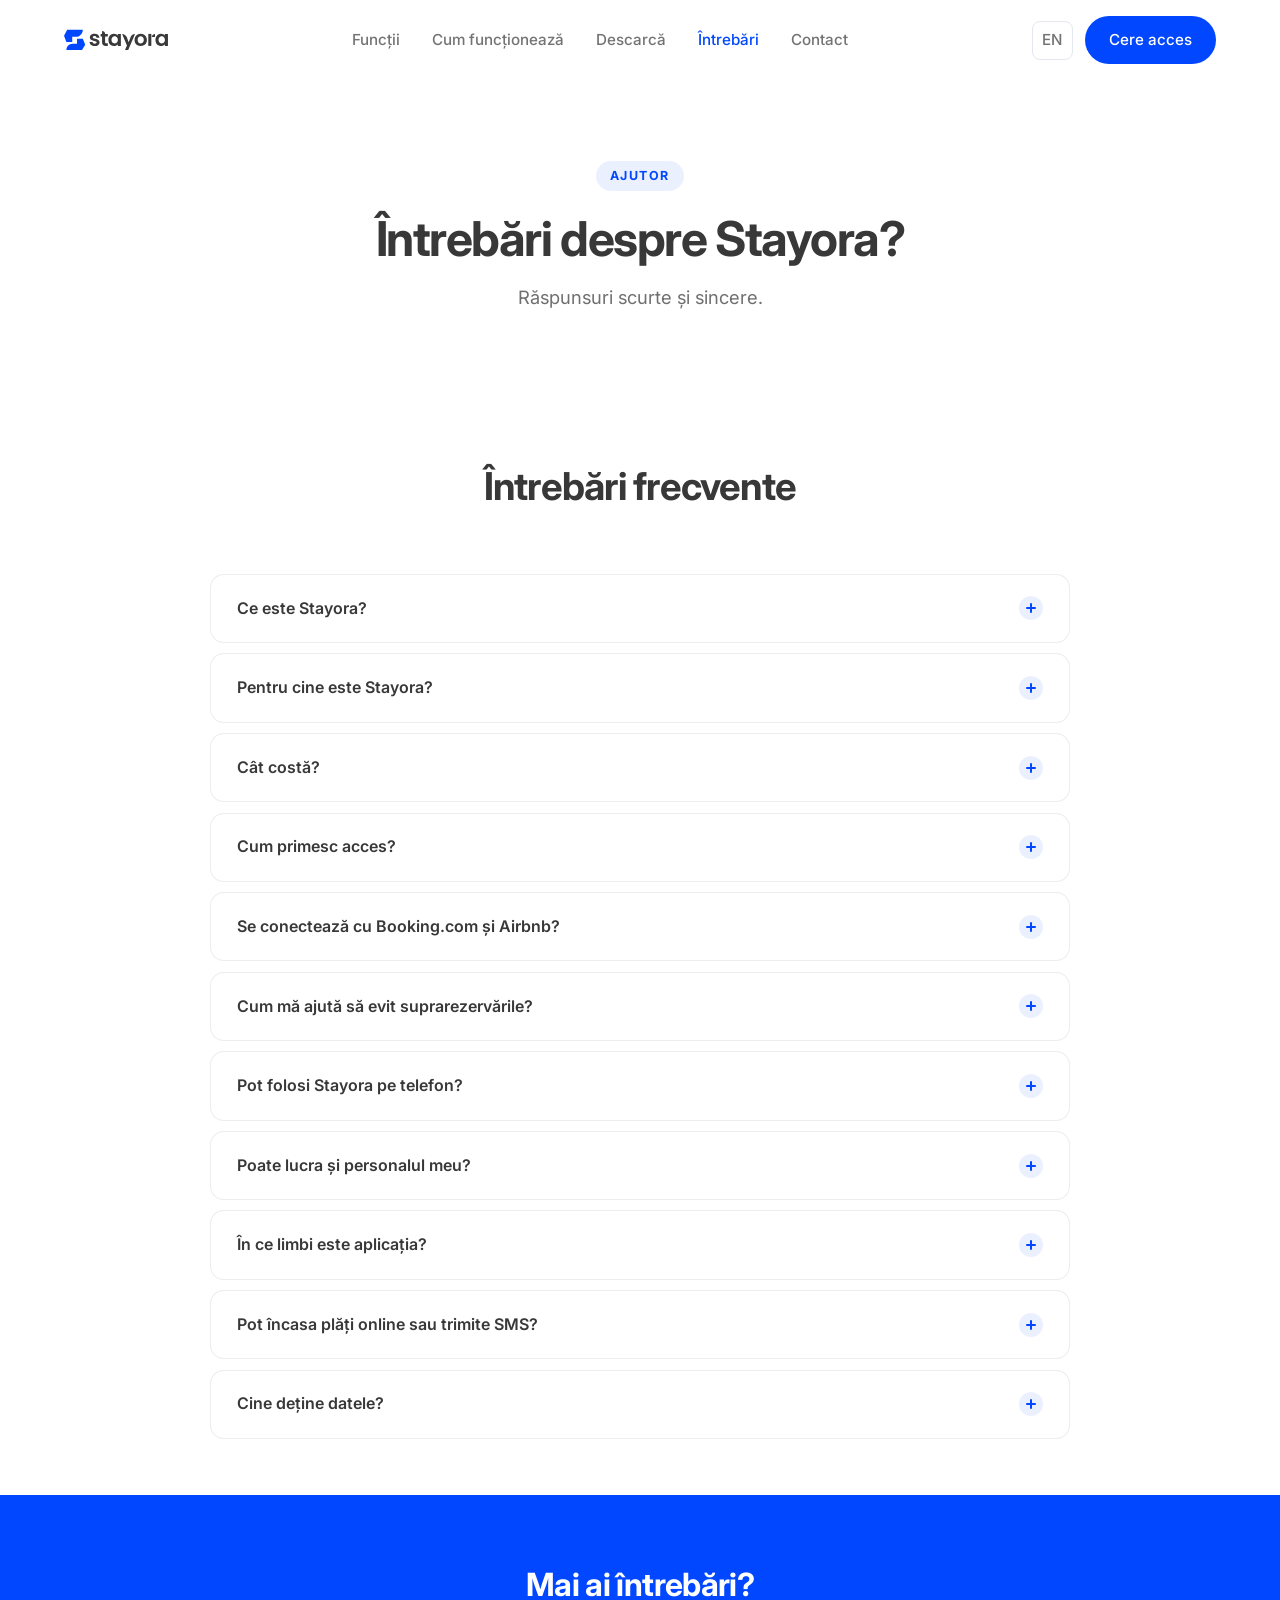
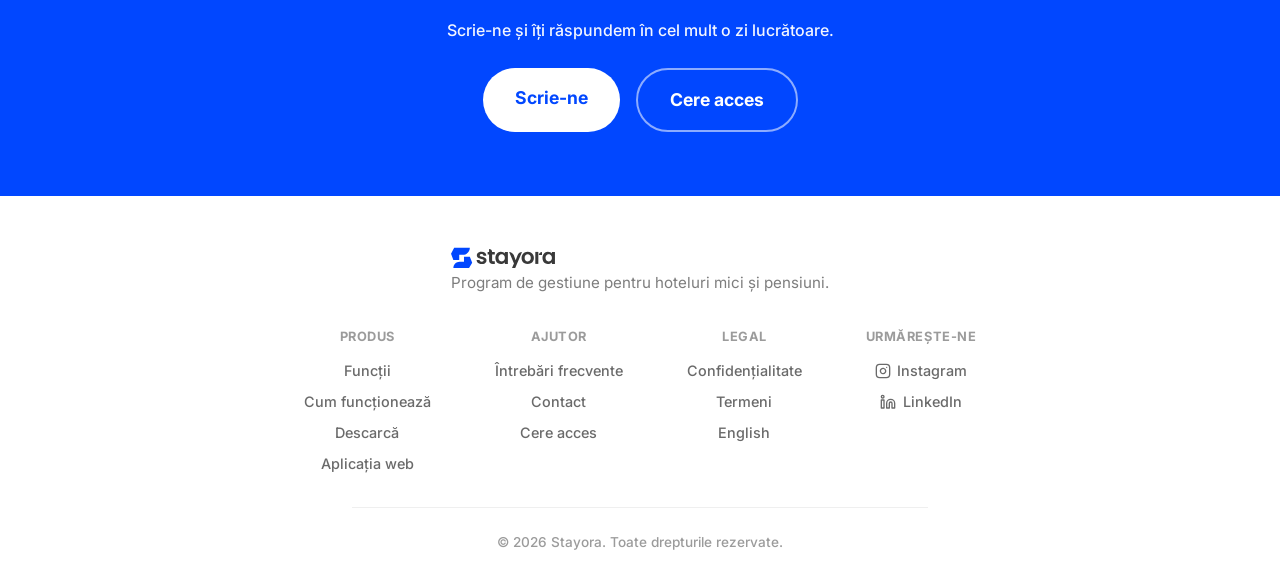
<file: faq/index.html>
<!DOCTYPE html>
<html lang="ro">
<head>
    <meta charset="UTF-8">
    <meta name="viewport" content="width=device-width, initial-scale=1.0">
    <title>Întrebări frecvente – Stayora</title>
    <meta name="description" content="Răspunsuri scurte despre Stayora: preț în perioada pilot, Booking.com și Airbnb, telefon, personal și limbi.">
    <meta name="robots" content="index, follow">
    <meta name="theme-color" content="#0147FF">
    <link rel="canonical" href="https://www.stayora.ro/faq/">
    <link rel="alternate" hreflang="ro" href="https://www.stayora.ro/faq/">
    <link rel="alternate" hreflang="en" href="https://www.stayora.ro/en/faq/">
    <link rel="alternate" hreflang="x-default" href="https://www.stayora.ro/faq/">

    <meta property="og:type" content="website">
    <meta property="og:url" content="https://www.stayora.ro/faq/">
    <meta property="og:site_name" content="Stayora">
    <meta property="og:title" content="Întrebări frecvente – Stayora">
    <meta property="og:description" content="Răspunsuri scurte despre Stayora: preț în perioada pilot, Booking.com și Airbnb, telefon, personal și limbi.">
    <meta property="og:image" content="https://www.stayora.ro/public/og-image.png">
    <meta property="og:locale" content="ro_RO">
    <meta name="twitter:card" content="summary_large_image">
    <script type="application/ld+json">
{
  "@context": "https://schema.org",
  "@type": "FAQPage",
  "inLanguage": "ro",
  "mainEntity": [
    {
      "@type": "Question",
      "name": "Ce este Stayora?",
      "acceptedAnswer": {
        "@type": "Answer",
        "text": "Stayora este un program de gestiune (PMS) pentru hoteluri mici și pensiuni. Ai într-un singur loc calendarul de rezervări, check-in și check-out, camerele și curățenia, oaspeții, tarifele și rapoartele."
      }
    },
    {
      "@type": "Question",
      "name": "Pentru cine este Stayora?",
      "acceptedAnswer": {
        "@type": "Answer",
        "text": "Pentru hoteluri mici, pensiuni și hoteluri boutique, unde proprietarul lucrează adesea și la recepție. Primul hotel pilot are 10 camere."
      }
    },
    {
      "@type": "Question",
      "name": "Cât costă?",
      "acceptedAnswer": {
        "@type": "Answer",
        "text": "Stayora este gratuit în perioada pilot. Nu cerem card și nu semnezi contract. Te anunțăm din timp înainte de orice cost."
      }
    },
    {
      "@type": "Question",
      "name": "Cum primesc acces?",
      "acceptedAnswer": {
        "@type": "Answer",
        "text": "Completezi formularul „Cere acces”. În perioada pilot aprobăm fiecare hotel personal și îți scriem pe email. Apoi îți faci cont în aplicația web, iar asistentul de pornire creează hotelul tău."
      }
    },
    {
      "@type": "Question",
      "name": "Se conectează cu Booking.com și Airbnb?",
      "acceptedAnswer": {
        "@type": "Answer",
        "text": "Da, prin import de calendar (iCal). Stayora citește calendarele tale de pe Booking.com și Airbnb la fiecare 15 minute, iar rezervările apar în calendar. Suprapunerile apar la „Necesită atenție”. Nu este încă o sincronizare în ambele sensuri: dacă primești o rezervare directă, închide data și pe Booking.com sau Airbnb."
      }
    },
    {
      "@type": "Question",
      "name": "Cum mă ajută să evit suprarezervările?",
      "acceptedAnswer": {
        "@type": "Answer",
        "text": "Toată echipa lucrează în același calendar. Vezi câte camere libere ai în fiecare zi, iar rezervările importate din Booking.com și Airbnb apar lângă cele directe."
      }
    },
    {
      "@type": "Question",
      "name": "Pot folosi Stayora pe telefon?",
      "acceptedAnswer": {
        "@type": "Answer",
        "text": "Da. Aplicația web merge în browser pe calculator, tabletă și telefon. Aplicațiile pentru iPhone (TestFlight, apoi App Store) și Android (Google Play) vin în curând."
      }
    },
    {
      "@type": "Question",
      "name": "Poate lucra și personalul meu?",
      "acceptedAnswer": {
        "@type": "Answer",
        "text": "Da. Adaugi colegii și le dai un rol, de exemplu recepție, curățenie sau manager. Fiecare vede doar ce are nevoie."
      }
    },
    {
      "@type": "Question",
      "name": "În ce limbi este aplicația?",
      "acceptedAnswer": {
        "@type": "Answer",
        "text": "Română, engleză, germană, franceză, italiană și spaniolă."
      }
    },
    {
      "@type": "Question",
      "name": "Pot încasa plăți online sau trimite SMS?",
      "acceptedAnswer": {
        "@type": "Answer",
        "text": "Nu încă. Stayora ține evidența plăților (plătit sau neplătit), dar nu procesează plăți cu cardul și nu trimite SMS sau WhatsApp."
      }
    },
    {
      "@type": "Question",
      "name": "Cine deține datele?",
      "acceptedAnswer": {
        "@type": "Answer",
        "text": "Datele hotelului tău îți aparțin. Detalii despre cum le protejăm găsești în politica de confidențialitate."
      }
    }
  ]
}
    </script>

    <link rel="preconnect" href="https://fonts.googleapis.com">
    <link rel="preconnect" href="https://fonts.gstatic.com" crossorigin>
    <link href="https://fonts.googleapis.com/css2?family=Inter:ital,wght@0,400;0,500;0,600;0,700;1,400&display=swap" rel="stylesheet">
    <link rel="stylesheet" href="/style.css">
    <link rel="icon" href="/public/iconWebPhoto.svg" type="image/svg+xml">
    <link rel="apple-touch-icon" href="/public/apple-touch-icon.png">
</head>
<body class="load-wrap">
    <span id="top" class="page-top-anchor" aria-hidden="true"></span>
    <div class="header-sticky">
    <header class="header load-reveal">
        <a href="/" class="logo logo-home" aria-label="Stayora – pagina principală">
            <img src="/public/logo.svg" alt="Stayora" width="120" height="28">
        </a>
        <nav class="nav" id="main-nav" aria-label="Navigare principală">
            <div class="nav-links">
                <a href="/#features" class="nav-link">Funcții</a>
                <a href="/#howItWorks" class="nav-link">Cum funcționează</a>
                <a href="/#download" class="nav-link">Descarcă</a>
                <a href="/faq/" class="nav-link nav-link--active">Întrebări</a>
                <a href="/#contact" class="nav-link">Contact</a>
            </div>
            <a href="/en/faq/" class="lang-switch" hreflang="en" lang="en" aria-label="English version">EN</a>
            <a href="/waitlist/" class="btn-primary btn-header">Cere acces</a>
        </nav>
    </header>
    </div>

    <main id="main-content">
    <section class="page-hero load-reveal">
        <div class="page-hero-inner">
            <span class="page-hero-kicker">Ajutor</span>
            <h1>Întrebări despre Stayora?</h1>
            <p class="page-hero-sub">Răspunsuri scurte și sincere.</p>
        </div>
    </section>

    <section class="faq-section" id="faq" aria-labelledby="faq-heading">
        <div class="faq-inner">
            <h2 id="faq-heading">Întrebări frecvente</h2>
            <div class="faq-list">
                <details class="faq-item reveal">
                    <summary class="faq-question">
                        Ce este Stayora?
                        <span class="faq-icon" aria-hidden="true"></span>
                    </summary>
                    <div class="faq-answer">
                        <p>Stayora este un program de gestiune (PMS) pentru hoteluri mici și pensiuni. Ai într-un singur loc calendarul de rezervări, check-in și check-out, camerele și curățenia, oaspeții, tarifele și rapoartele.</p>
                    </div>
                </details>

                <details class="faq-item reveal">
                    <summary class="faq-question">
                        Pentru cine este Stayora?
                        <span class="faq-icon" aria-hidden="true"></span>
                    </summary>
                    <div class="faq-answer">
                        <p>Pentru hoteluri mici, pensiuni și hoteluri boutique, unde proprietarul lucrează adesea și la recepție. Primul hotel pilot are 10 camere.</p>
                    </div>
                </details>

                <details class="faq-item reveal">
                    <summary class="faq-question">
                        Cât costă?
                        <span class="faq-icon" aria-hidden="true"></span>
                    </summary>
                    <div class="faq-answer">
                        <p>Stayora este gratuit în perioada pilot. Nu cerem card și nu semnezi contract. Te anunțăm din timp înainte de orice cost.</p>
                    </div>
                </details>

                <details class="faq-item reveal">
                    <summary class="faq-question">
                        Cum primesc acces?
                        <span class="faq-icon" aria-hidden="true"></span>
                    </summary>
                    <div class="faq-answer">
                        <p>Completezi formularul „Cere acces”. În perioada pilot aprobăm fiecare hotel personal și îți scriem pe email. Apoi îți faci cont în aplicația web, iar asistentul de pornire creează hotelul tău.</p>
                    </div>
                </details>

                <details class="faq-item reveal">
                    <summary class="faq-question">
                        Se conectează cu Booking.com și Airbnb?
                        <span class="faq-icon" aria-hidden="true"></span>
                    </summary>
                    <div class="faq-answer">
                        <p>Da, prin import de calendar (iCal). Stayora citește calendarele tale de pe Booking.com și Airbnb la fiecare 15 minute, iar rezervările apar în calendar. Suprapunerile apar la „Necesită atenție”. Nu este încă o sincronizare în ambele sensuri: dacă primești o rezervare directă, închide data și pe Booking.com sau Airbnb.</p>
                    </div>
                </details>

                <details class="faq-item reveal">
                    <summary class="faq-question">
                        Cum mă ajută să evit suprarezervările?
                        <span class="faq-icon" aria-hidden="true"></span>
                    </summary>
                    <div class="faq-answer">
                        <p>Toată echipa lucrează în același calendar. Vezi câte camere libere ai în fiecare zi, iar rezervările importate din Booking.com și Airbnb apar lângă cele directe.</p>
                    </div>
                </details>

                <details class="faq-item reveal">
                    <summary class="faq-question">
                        Pot folosi Stayora pe telefon?
                        <span class="faq-icon" aria-hidden="true"></span>
                    </summary>
                    <div class="faq-answer">
                        <p>Da. Aplicația web merge în browser pe calculator, tabletă și telefon. Aplicațiile pentru iPhone (TestFlight, apoi App Store) și Android (Google Play) vin în curând.</p>
                    </div>
                </details>

                <details class="faq-item reveal">
                    <summary class="faq-question">
                        Poate lucra și personalul meu?
                        <span class="faq-icon" aria-hidden="true"></span>
                    </summary>
                    <div class="faq-answer">
                        <p>Da. Adaugi colegii și le dai un rol, de exemplu recepție, curățenie sau manager. Fiecare vede doar ce are nevoie.</p>
                    </div>
                </details>

                <details class="faq-item reveal">
                    <summary class="faq-question">
                        În ce limbi este aplicația?
                        <span class="faq-icon" aria-hidden="true"></span>
                    </summary>
                    <div class="faq-answer">
                        <p>Română, engleză, germană, franceză, italiană și spaniolă.</p>
                    </div>
                </details>

                <details class="faq-item reveal">
                    <summary class="faq-question">
                        Pot încasa plăți online sau trimite SMS?
                        <span class="faq-icon" aria-hidden="true"></span>
                    </summary>
                    <div class="faq-answer">
                        <p>Nu încă. Stayora ține evidența plăților (plătit sau neplătit), dar nu procesează plăți cu cardul și nu trimite SMS sau WhatsApp.</p>
                    </div>
                </details>

                <details class="faq-item reveal">
                    <summary class="faq-question">
                        Cine deține datele?
                        <span class="faq-icon" aria-hidden="true"></span>
                    </summary>
                    <div class="faq-answer">
                        <p>Datele hotelului tău îți aparțin. Detalii despre cum le protejăm găsești în politica de confidențialitate.</p>
                    </div>
                </details>
            </div>
        </div>
    </section>

    <section class="cta-final reveal">
        <h2>Mai ai întrebări?</h2>
        <p>Scrie-ne și îți răspundem în cel mult o zi lucrătoare.</p>
        <div class="cta-buttons">
            <a href="/#contact" class="btn-primary btn-large">Scrie-ne</a>
            <a href="/waitlist/" class="btn-outline btn-large">Cere acces</a>
        </div>
    </section>

    </main>

    <footer class="footer reveal" id="site-footer">
        <div class="footer-brand">
            <a href="/" class="logo logo-home" aria-label="Stayora – pagina principală">
                <img src="/public/logo.svg" alt="Stayora" width="120" height="28">
            </a>
            <p class="footer-tagline">Program de gestiune pentru hoteluri mici și pensiuni.</p>
        </div>
        <div class="footer-links">
            <div class="footer-col">
                <span class="footer-col-title">Produs</span>
                <a href="/#features">Funcții</a>
                <a href="/#howItWorks">Cum funcționează</a>
                <a href="/#download">Descarcă</a>
                <a href="https://app.stayora.ro">Aplicația web</a>
            </div>
            <div class="footer-col">
                <span class="footer-col-title">Ajutor</span>
                <a href="/faq/">Întrebări frecvente</a>
                <a href="/#contact">Contact</a>
                <a href="/waitlist/">Cere acces</a>
            </div>
            <div class="footer-col">
                <span class="footer-col-title">Legal</span>
                <a href="/privacy/">Confidențialitate</a>
                <a href="/terms/">Termeni</a>
                <a href="/en/" hreflang="en" lang="en">English</a>
            </div>
            <div class="footer-col">
                <span class="footer-col-title">Urmărește-ne</span>
                <a href="https://www.instagram.com/stayora.ro/" target="_blank" rel="noopener noreferrer" class="footer-social-link" aria-label="Stayora pe Instagram">
                    <svg xmlns="http://www.w3.org/2000/svg" width="16" height="16" viewBox="0 0 24 24" fill="none" stroke="currentColor" stroke-width="2" stroke-linecap="round" stroke-linejoin="round" aria-hidden="true"><rect x="2" y="2" width="20" height="20" rx="5" ry="5"/><path d="M16 11.37A4 4 0 1 1 12.63 8 4 4 0 0 1 16 11.37z"/><line x1="17.5" y1="6.5" x2="17.51" y2="6.5"/></svg>
                    Instagram
                </a>
                <a href="https://www.linkedin.com/company/stayora" target="_blank" rel="noopener noreferrer" class="footer-social-link" aria-label="Stayora pe LinkedIn">
                    <svg xmlns="http://www.w3.org/2000/svg" width="16" height="16" viewBox="0 0 24 24" fill="none" stroke="currentColor" stroke-width="2" stroke-linecap="round" stroke-linejoin="round" aria-hidden="true"><path d="M16 8a6 6 0 0 1 6 6v7h-4v-7a2 2 0 0 0-2-2 2 2 0 0 0-2 2v7h-4v-7a6 6 0 0 1 6-6z"/><rect x="2" y="9" width="4" height="12"/><circle cx="4" cy="4" r="2"/></svg>
                    LinkedIn
                </a>
            </div>
        </div>
        <div class="footer-bottom">
            <p class="footer-copy">© 2026 Stayora. Toate drepturile rezervate.</p>
        </div>
    </footer>
    <script src="/script.js"></script>
</body>
</html>
</file>
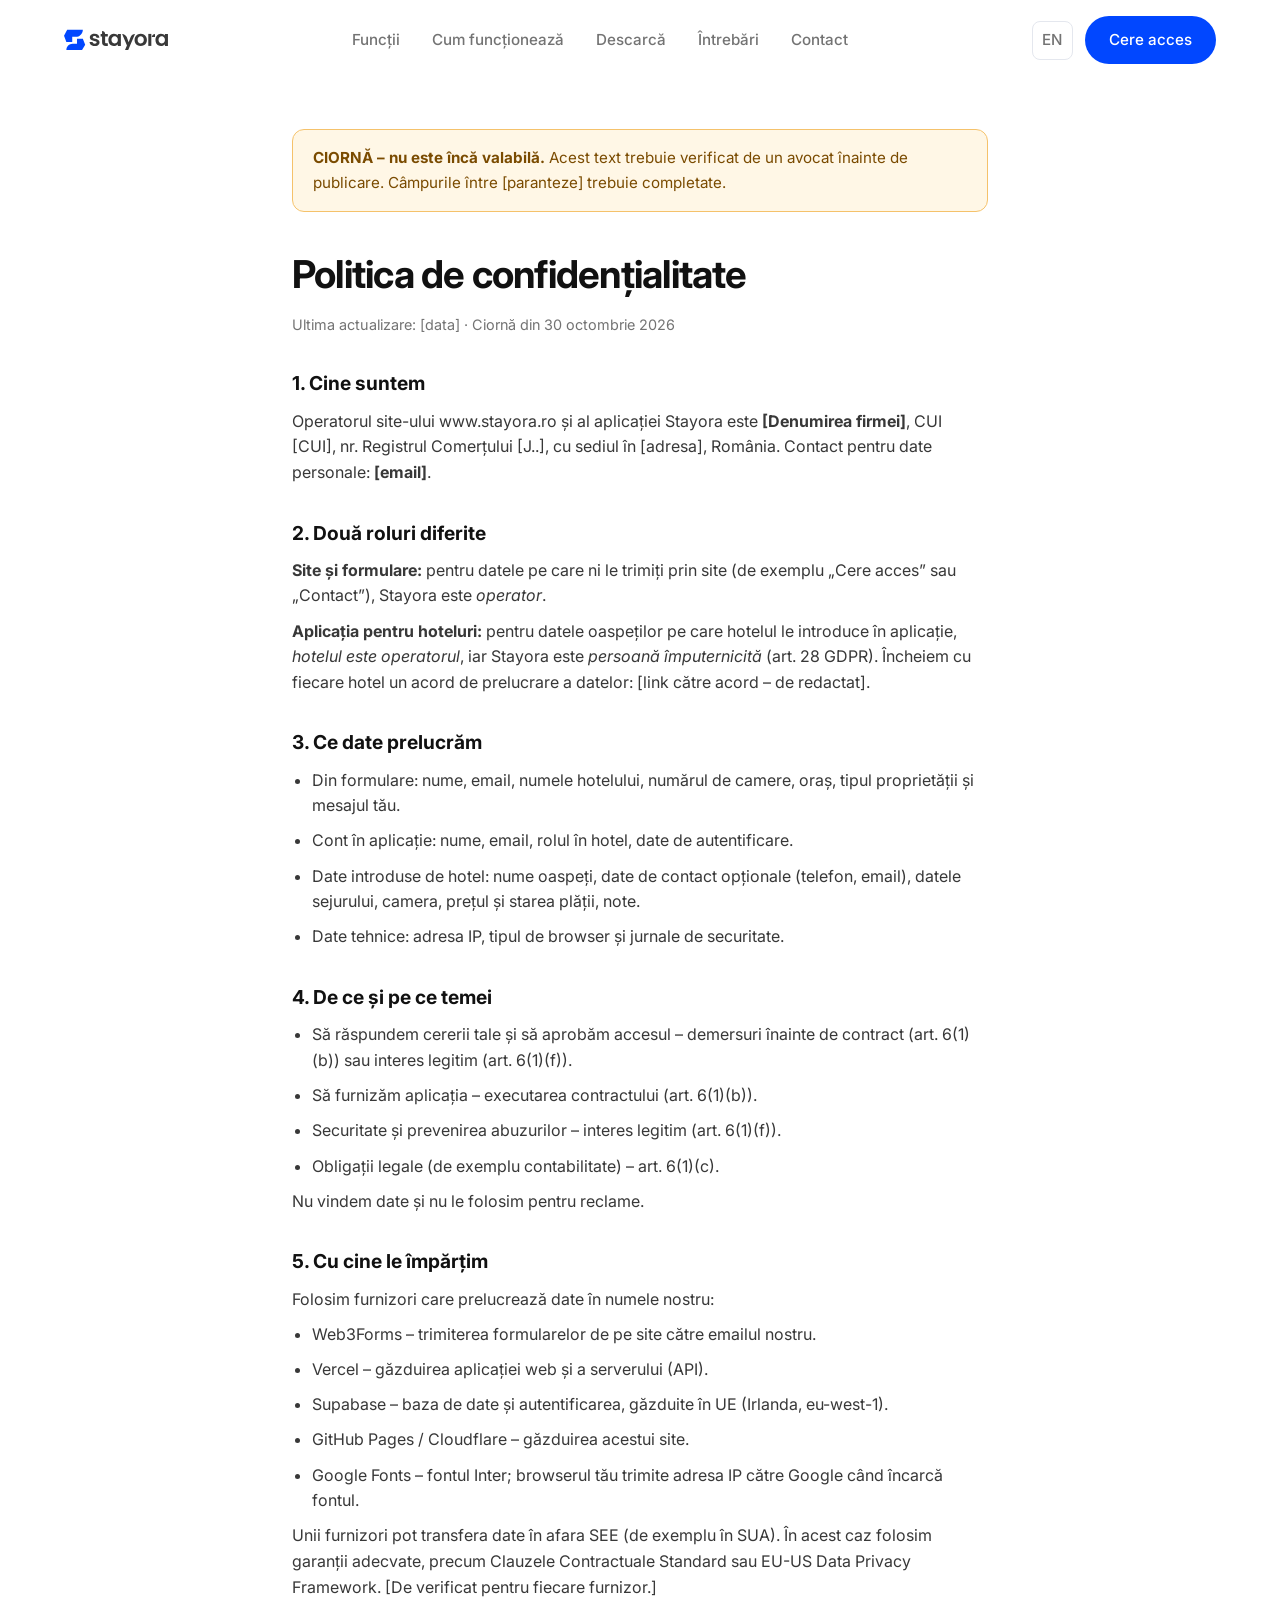
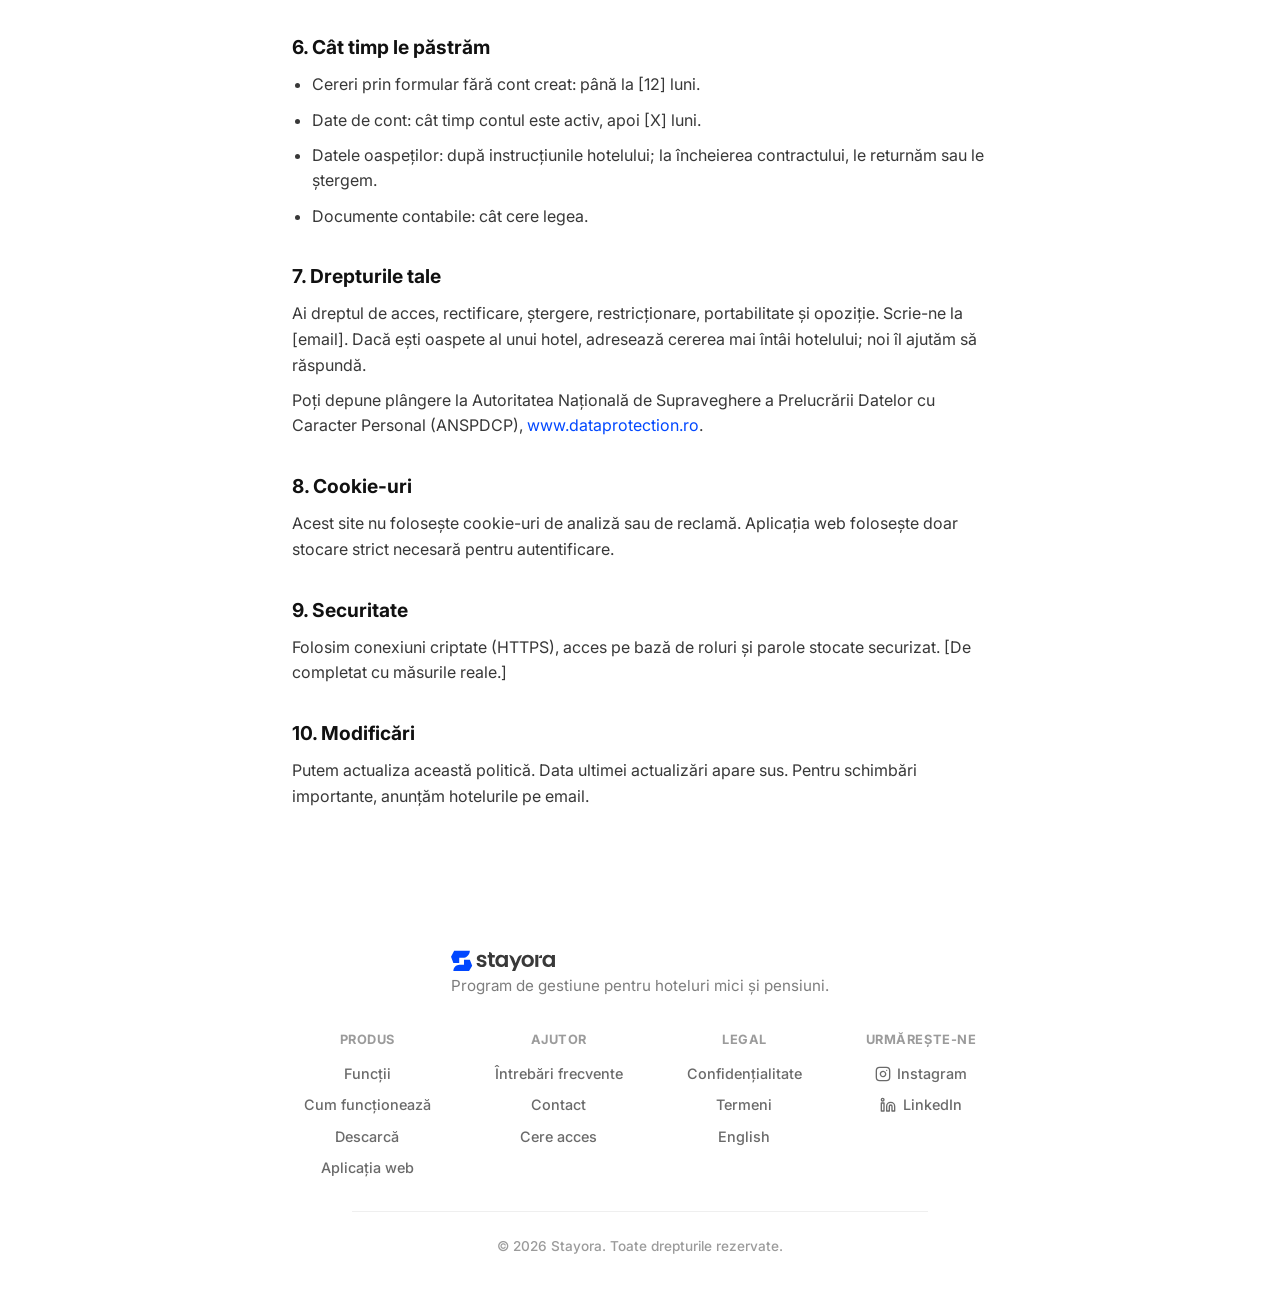
<file: privacy/index.html>
<!DOCTYPE html>
<html lang="ro">
<head>
    <meta charset="UTF-8">
    <meta name="viewport" content="width=device-width, initial-scale=1.0">
    <title>Politica de confidențialitate – Stayora</title>
    <meta name="description" content="Cum prelucrează Stayora datele personale (GDPR). Ciornă.">
    <meta name="robots" content="noindex, follow">
    <meta name="theme-color" content="#0147FF">
    <link rel="canonical" href="https://www.stayora.ro/privacy/">
    <link rel="alternate" hreflang="ro" href="https://www.stayora.ro/privacy/">
    <link rel="alternate" hreflang="en" href="https://www.stayora.ro/en/privacy/">
    <link rel="alternate" hreflang="x-default" href="https://www.stayora.ro/privacy/">

    <meta property="og:type" content="website">
    <meta property="og:url" content="https://www.stayora.ro/privacy/">
    <meta property="og:site_name" content="Stayora">
    <meta property="og:title" content="Politica de confidențialitate – Stayora">
    <meta property="og:description" content="Cum prelucrează Stayora datele personale (GDPR). Ciornă.">
    <meta property="og:image" content="https://www.stayora.ro/public/og-image.png">
    <meta property="og:locale" content="ro_RO">
    <meta name="twitter:card" content="summary_large_image">

    <link rel="preconnect" href="https://fonts.googleapis.com">
    <link rel="preconnect" href="https://fonts.gstatic.com" crossorigin>
    <link href="https://fonts.googleapis.com/css2?family=Inter:ital,wght@0,400;0,500;0,600;0,700;1,400&display=swap" rel="stylesheet">
    <link rel="stylesheet" href="/style.css">
    <link rel="icon" href="/public/iconWebPhoto.svg" type="image/svg+xml">
    <link rel="apple-touch-icon" href="/public/apple-touch-icon.png">
</head>
<body class="load-wrap">
    <span id="top" class="page-top-anchor" aria-hidden="true"></span>
    <div class="header-sticky">
    <header class="header load-reveal">
        <a href="/" class="logo logo-home" aria-label="Stayora – pagina principală">
            <img src="/public/logo.svg" alt="Stayora" width="120" height="28">
        </a>
        <nav class="nav" id="main-nav" aria-label="Navigare principală">
            <div class="nav-links">
                <a href="/#features" class="nav-link">Funcții</a>
                <a href="/#howItWorks" class="nav-link">Cum funcționează</a>
                <a href="/#download" class="nav-link">Descarcă</a>
                <a href="/faq/" class="nav-link">Întrebări</a>
                <a href="/#contact" class="nav-link">Contact</a>
            </div>
            <a href="/en/privacy/" class="lang-switch" hreflang="en" lang="en" aria-label="English version">EN</a>
            <a href="/waitlist/" class="btn-primary btn-header">Cere acces</a>
        </nav>
    </header>
    </div>

    <main id="main-content">
    <article class="legal-page">
        <div class="draft-banner" role="note"><strong>CIORNĂ – nu este încă valabilă.</strong> Acest text trebuie verificat de un avocat înainte de publicare. Câmpurile între [paranteze] trebuie completate.</div>
        <h1>Politica de confidențialitate</h1>
        <p class="legal-updated">Ultima actualizare: [data] · Ciornă din 30 octombrie 2026</p>
        <h2>1. Cine suntem</h2>
        <p>Operatorul site-ului www.stayora.ro și al aplicației Stayora este <strong>[Denumirea firmei]</strong>, CUI [CUI], nr. Registrul Comerțului [J..], cu sediul în [adresa], România. Contact pentru date personale: <strong>[email]</strong>.</p>
        <h2>2. Două roluri diferite</h2>
        <p><strong>Site și formulare:</strong> pentru datele pe care ni le trimiți prin site (de exemplu „Cere acces” sau „Contact”), Stayora este <em>operator</em>.</p>
        <p><strong>Aplicația pentru hoteluri:</strong> pentru datele oaspeților pe care hotelul le introduce în aplicație, <em>hotelul este operatorul</em>, iar Stayora este <em>persoană împuternicită</em> (art. 28 GDPR). Încheiem cu fiecare hotel un acord de prelucrare a datelor: [link către acord – de redactat].</p>
        <h2>3. Ce date prelucrăm</h2>
        <ul><li>Din formulare: nume, email, numele hotelului, numărul de camere, oraș, tipul proprietății și mesajul tău.</li><li>Cont în aplicație: nume, email, rolul în hotel, date de autentificare.</li><li>Date introduse de hotel: nume oaspeți, date de contact opționale (telefon, email), datele sejurului, camera, prețul și starea plății, note.</li><li>Date tehnice: adresa IP, tipul de browser și jurnale de securitate.</li></ul>
        <h2>4. De ce și pe ce temei</h2>
        <ul><li>Să răspundem cererii tale și să aprobăm accesul – demersuri înainte de contract (art. 6(1)(b)) sau interes legitim (art. 6(1)(f)).</li><li>Să furnizăm aplicația – executarea contractului (art. 6(1)(b)).</li><li>Securitate și prevenirea abuzurilor – interes legitim (art. 6(1)(f)).</li><li>Obligații legale (de exemplu contabilitate) – art. 6(1)(c).</li></ul>
        <p>Nu vindem date și nu le folosim pentru reclame.</p>
        <h2>5. Cu cine le împărțim</h2>
        <p>Folosim furnizori care prelucrează date în numele nostru:</p>
        <ul><li>Web3Forms – trimiterea formularelor de pe site către emailul nostru.</li><li>Vercel – găzduirea aplicației web și a serverului (API).</li><li>Supabase – baza de date și autentificarea, găzduite în UE (Irlanda, eu-west-1).</li><li>GitHub Pages / Cloudflare – găzduirea acestui site.</li><li>Google Fonts – fontul Inter; browserul tău trimite adresa IP către Google când încarcă fontul.</li></ul>
        <p>Unii furnizori pot transfera date în afara SEE (de exemplu în SUA). În acest caz folosim garanții adecvate, precum Clauzele Contractuale Standard sau EU-US Data Privacy Framework. [De verificat pentru fiecare furnizor.]</p>
        <h2>6. Cât timp le păstrăm</h2>
        <ul><li>Cereri prin formular fără cont creat: până la [12] luni.</li><li>Date de cont: cât timp contul este activ, apoi [X] luni.</li><li>Datele oaspeților: după instrucțiunile hotelului; la încheierea contractului, le returnăm sau le ștergem.</li><li>Documente contabile: cât cere legea.</li></ul>
        <h2>7. Drepturile tale</h2>
        <p>Ai dreptul de acces, rectificare, ștergere, restricționare, portabilitate și opoziție. Scrie-ne la [email]. Dacă ești oaspete al unui hotel, adresează cererea mai întâi hotelului; noi îl ajutăm să răspundă.</p>
        <p>Poți depune plângere la Autoritatea Națională de Supraveghere a Prelucrării Datelor cu Caracter Personal (ANSPDCP), <a href="https://www.dataprotection.ro" rel="noopener">www.dataprotection.ro</a>.</p>
        <h2>8. Cookie-uri</h2>
        <p>Acest site nu folosește cookie-uri de analiză sau de reclamă. Aplicația web folosește doar stocare strict necesară pentru autentificare.</p>
        <h2>9. Securitate</h2>
        <p>Folosim conexiuni criptate (HTTPS), acces pe bază de roluri și parole stocate securizat. [De completat cu măsurile reale.]</p>
        <h2>10. Modificări</h2>
        <p>Putem actualiza această politică. Data ultimei actualizări apare sus. Pentru schimbări importante, anunțăm hotelurile pe email.</p>
    </article>

    </main>

    <footer class="footer reveal" id="site-footer">
        <div class="footer-brand">
            <a href="/" class="logo logo-home" aria-label="Stayora – pagina principală">
                <img src="/public/logo.svg" alt="Stayora" width="120" height="28">
            </a>
            <p class="footer-tagline">Program de gestiune pentru hoteluri mici și pensiuni.</p>
        </div>
        <div class="footer-links">
            <div class="footer-col">
                <span class="footer-col-title">Produs</span>
                <a href="/#features">Funcții</a>
                <a href="/#howItWorks">Cum funcționează</a>
                <a href="/#download">Descarcă</a>
                <a href="https://app.stayora.ro">Aplicația web</a>
            </div>
            <div class="footer-col">
                <span class="footer-col-title">Ajutor</span>
                <a href="/faq/">Întrebări frecvente</a>
                <a href="/#contact">Contact</a>
                <a href="/waitlist/">Cere acces</a>
            </div>
            <div class="footer-col">
                <span class="footer-col-title">Legal</span>
                <a href="/privacy/">Confidențialitate</a>
                <a href="/terms/">Termeni</a>
                <a href="/en/" hreflang="en" lang="en">English</a>
            </div>
            <div class="footer-col">
                <span class="footer-col-title">Urmărește-ne</span>
                <a href="https://www.instagram.com/stayora.ro/" target="_blank" rel="noopener noreferrer" class="footer-social-link" aria-label="Stayora pe Instagram">
                    <svg xmlns="http://www.w3.org/2000/svg" width="16" height="16" viewBox="0 0 24 24" fill="none" stroke="currentColor" stroke-width="2" stroke-linecap="round" stroke-linejoin="round" aria-hidden="true"><rect x="2" y="2" width="20" height="20" rx="5" ry="5"/><path d="M16 11.37A4 4 0 1 1 12.63 8 4 4 0 0 1 16 11.37z"/><line x1="17.5" y1="6.5" x2="17.51" y2="6.5"/></svg>
                    Instagram
                </a>
                <a href="https://www.linkedin.com/company/stayora" target="_blank" rel="noopener noreferrer" class="footer-social-link" aria-label="Stayora pe LinkedIn">
                    <svg xmlns="http://www.w3.org/2000/svg" width="16" height="16" viewBox="0 0 24 24" fill="none" stroke="currentColor" stroke-width="2" stroke-linecap="round" stroke-linejoin="round" aria-hidden="true"><path d="M16 8a6 6 0 0 1 6 6v7h-4v-7a2 2 0 0 0-2-2 2 2 0 0 0-2 2v7h-4v-7a6 6 0 0 1 6-6z"/><rect x="2" y="9" width="4" height="12"/><circle cx="4" cy="4" r="2"/></svg>
                    LinkedIn
                </a>
            </div>
        </div>
        <div class="footer-bottom">
            <p class="footer-copy">© 2026 Stayora. Toate drepturile rezervate.</p>
        </div>
    </footer>
    <script src="/script.js"></script>
</body>
</html>
</file>
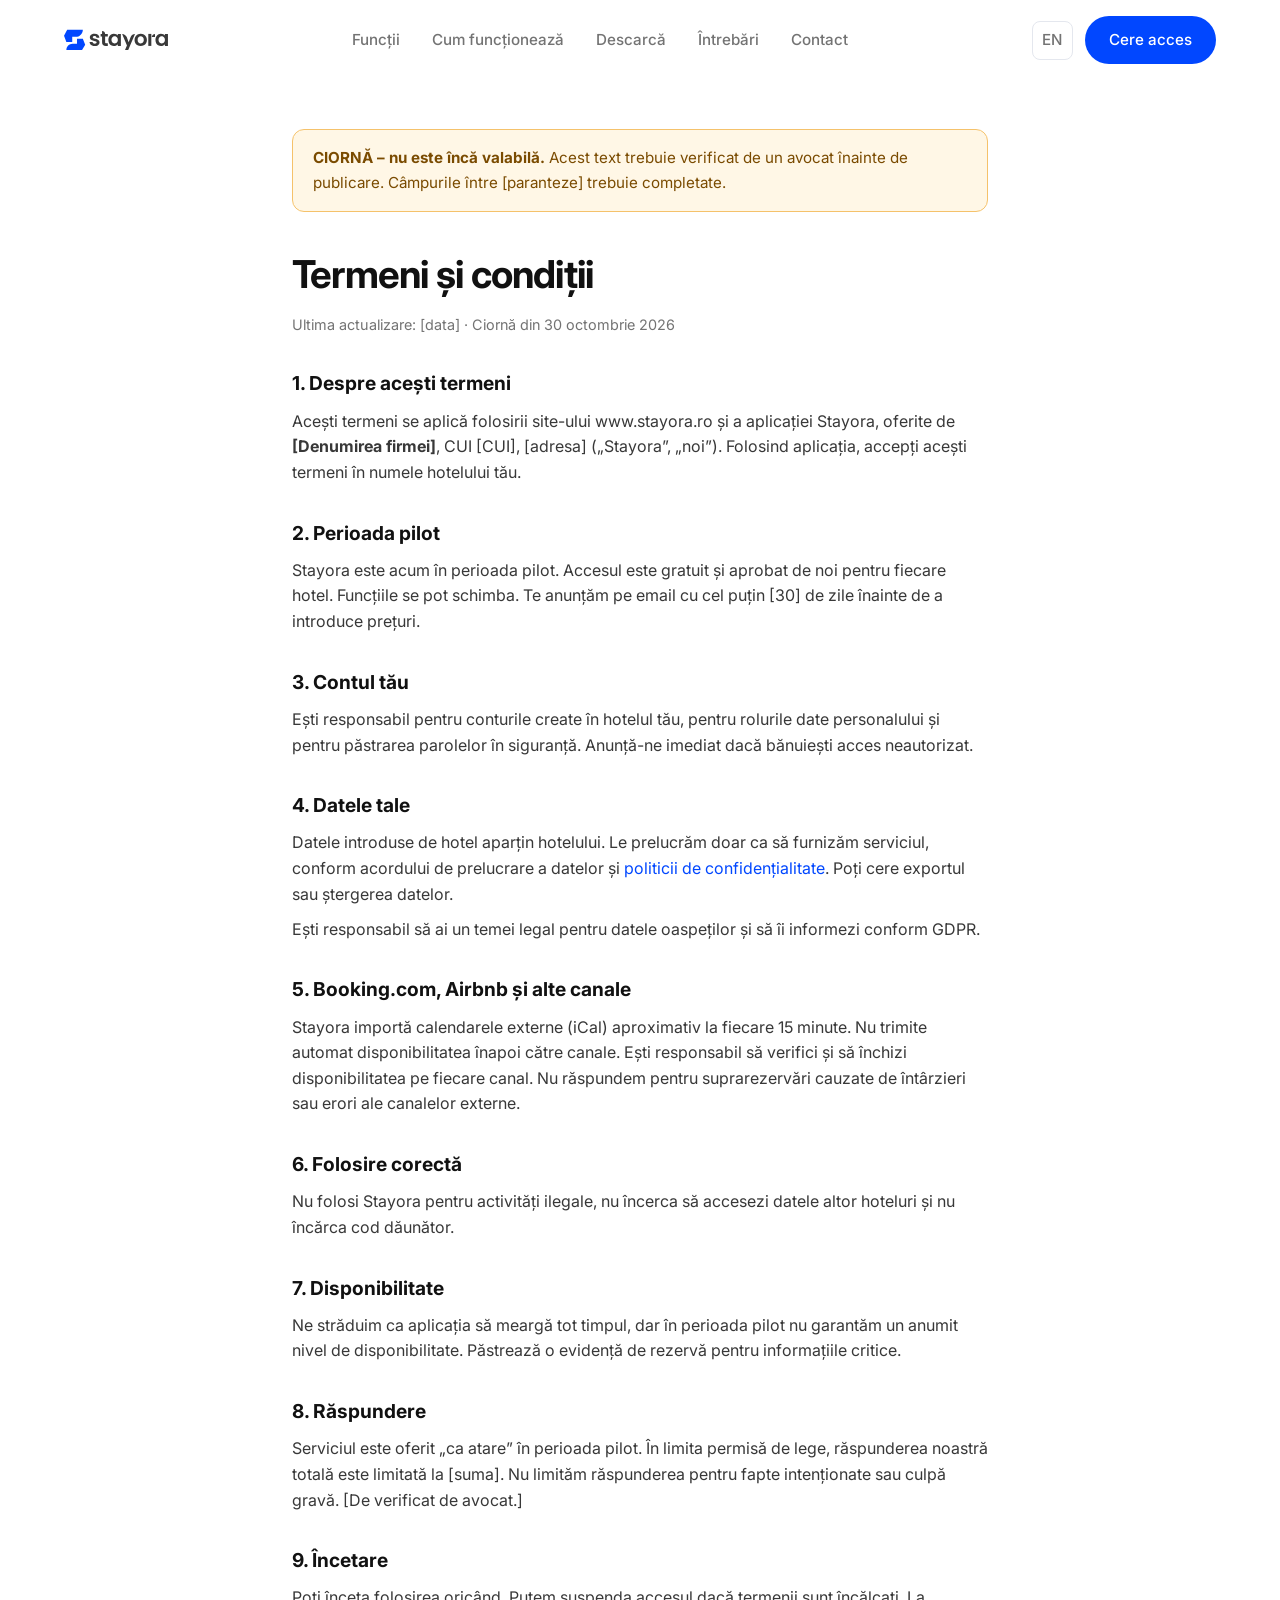
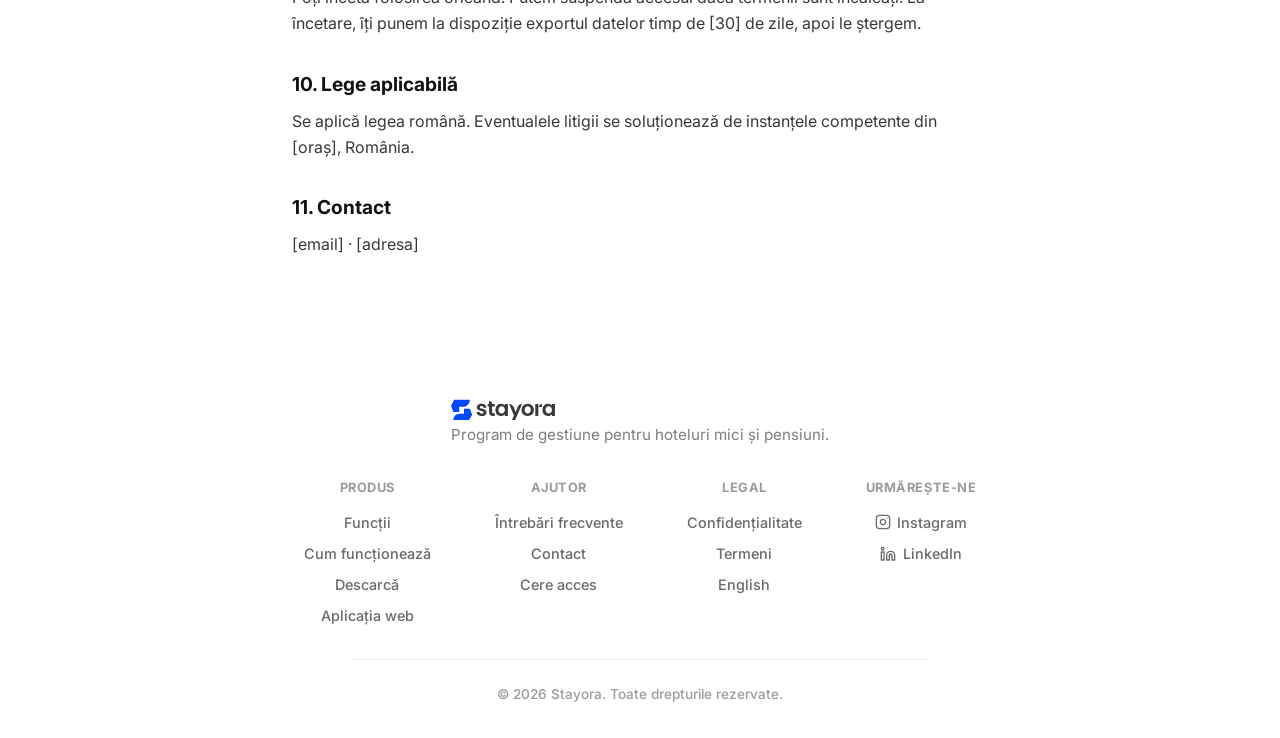
<file: terms/index.html>
<!DOCTYPE html>
<html lang="ro">
<head>
    <meta charset="UTF-8">
    <meta name="viewport" content="width=device-width, initial-scale=1.0">
    <title>Termeni și condiții – Stayora</title>
    <meta name="description" content="Termenii de utilizare Stayora în perioada pilot. Ciornă.">
    <meta name="robots" content="noindex, follow">
    <meta name="theme-color" content="#0147FF">
    <link rel="canonical" href="https://www.stayora.ro/terms/">
    <link rel="alternate" hreflang="ro" href="https://www.stayora.ro/terms/">
    <link rel="alternate" hreflang="en" href="https://www.stayora.ro/en/terms/">
    <link rel="alternate" hreflang="x-default" href="https://www.stayora.ro/terms/">

    <meta property="og:type" content="website">
    <meta property="og:url" content="https://www.stayora.ro/terms/">
    <meta property="og:site_name" content="Stayora">
    <meta property="og:title" content="Termeni și condiții – Stayora">
    <meta property="og:description" content="Termenii de utilizare Stayora în perioada pilot. Ciornă.">
    <meta property="og:image" content="https://www.stayora.ro/public/og-image.png">
    <meta property="og:locale" content="ro_RO">
    <meta name="twitter:card" content="summary_large_image">

    <link rel="preconnect" href="https://fonts.googleapis.com">
    <link rel="preconnect" href="https://fonts.gstatic.com" crossorigin>
    <link href="https://fonts.googleapis.com/css2?family=Inter:ital,wght@0,400;0,500;0,600;0,700;1,400&display=swap" rel="stylesheet">
    <link rel="stylesheet" href="/style.css">
    <link rel="icon" href="/public/iconWebPhoto.svg" type="image/svg+xml">
    <link rel="apple-touch-icon" href="/public/apple-touch-icon.png">
</head>
<body class="load-wrap">
    <span id="top" class="page-top-anchor" aria-hidden="true"></span>
    <div class="header-sticky">
    <header class="header load-reveal">
        <a href="/" class="logo logo-home" aria-label="Stayora – pagina principală">
            <img src="/public/logo.svg" alt="Stayora" width="120" height="28">
        </a>
        <nav class="nav" id="main-nav" aria-label="Navigare principală">
            <div class="nav-links">
                <a href="/#features" class="nav-link">Funcții</a>
                <a href="/#howItWorks" class="nav-link">Cum funcționează</a>
                <a href="/#download" class="nav-link">Descarcă</a>
                <a href="/faq/" class="nav-link">Întrebări</a>
                <a href="/#contact" class="nav-link">Contact</a>
            </div>
            <a href="/en/terms/" class="lang-switch" hreflang="en" lang="en" aria-label="English version">EN</a>
            <a href="/waitlist/" class="btn-primary btn-header">Cere acces</a>
        </nav>
    </header>
    </div>

    <main id="main-content">
    <article class="legal-page">
        <div class="draft-banner" role="note"><strong>CIORNĂ – nu este încă valabilă.</strong> Acest text trebuie verificat de un avocat înainte de publicare. Câmpurile între [paranteze] trebuie completate.</div>
        <h1>Termeni și condiții</h1>
        <p class="legal-updated">Ultima actualizare: [data] · Ciornă din 30 octombrie 2026</p>
        <h2>1. Despre acești termeni</h2>
        <p>Acești termeni se aplică folosirii site-ului www.stayora.ro și a aplicației Stayora, oferite de <strong>[Denumirea firmei]</strong>, CUI [CUI], [adresa] („Stayora”, „noi”). Folosind aplicația, accepți acești termeni în numele hotelului tău.</p>
        <h2>2. Perioada pilot</h2>
        <p>Stayora este acum în perioada pilot. Accesul este gratuit și aprobat de noi pentru fiecare hotel. Funcțiile se pot schimba. Te anunțăm pe email cu cel puțin [30] de zile înainte de a introduce prețuri.</p>
        <h2>3. Contul tău</h2>
        <p>Ești responsabil pentru conturile create în hotelul tău, pentru rolurile date personalului și pentru păstrarea parolelor în siguranță. Anunță-ne imediat dacă bănuiești acces neautorizat.</p>
        <h2>4. Datele tale</h2>
        <p>Datele introduse de hotel aparțin hotelului. Le prelucrăm doar ca să furnizăm serviciul, conform acordului de prelucrare a datelor și <a href="/privacy/">politicii de confidențialitate</a>. Poți cere exportul sau ștergerea datelor.</p>
        <p>Ești responsabil să ai un temei legal pentru datele oaspeților și să îi informezi conform GDPR.</p>
        <h2>5. Booking.com, Airbnb și alte canale</h2>
        <p>Stayora importă calendarele externe (iCal) aproximativ la fiecare 15 minute. Nu trimite automat disponibilitatea înapoi către canale. Ești responsabil să verifici și să închizi disponibilitatea pe fiecare canal. Nu răspundem pentru suprarezervări cauzate de întârzieri sau erori ale canalelor externe.</p>
        <h2>6. Folosire corectă</h2>
        <p>Nu folosi Stayora pentru activități ilegale, nu încerca să accesezi datele altor hoteluri și nu încărca cod dăunător.</p>
        <h2>7. Disponibilitate</h2>
        <p>Ne străduim ca aplicația să meargă tot timpul, dar în perioada pilot nu garantăm un anumit nivel de disponibilitate. Păstrează o evidență de rezervă pentru informațiile critice.</p>
        <h2>8. Răspundere</h2>
        <p>Serviciul este oferit „ca atare” în perioada pilot. În limita permisă de lege, răspunderea noastră totală este limitată la [suma]. Nu limităm răspunderea pentru fapte intenționate sau culpă gravă. [De verificat de avocat.]</p>
        <h2>9. Încetare</h2>
        <p>Poți înceta folosirea oricând. Putem suspenda accesul dacă termenii sunt încălcați. La încetare, îți punem la dispoziție exportul datelor timp de [30] de zile, apoi le ștergem.</p>
        <h2>10. Lege aplicabilă</h2>
        <p>Se aplică legea română. Eventualele litigii se soluționează de instanțele competente din [oraș], România.</p>
        <h2>11. Contact</h2>
        <p>[email] · [adresa]</p>
    </article>

    </main>

    <footer class="footer reveal" id="site-footer">
        <div class="footer-brand">
            <a href="/" class="logo logo-home" aria-label="Stayora – pagina principală">
                <img src="/public/logo.svg" alt="Stayora" width="120" height="28">
            </a>
            <p class="footer-tagline">Program de gestiune pentru hoteluri mici și pensiuni.</p>
        </div>
        <div class="footer-links">
            <div class="footer-col">
                <span class="footer-col-title">Produs</span>
                <a href="/#features">Funcții</a>
                <a href="/#howItWorks">Cum funcționează</a>
                <a href="/#download">Descarcă</a>
                <a href="https://app.stayora.ro">Aplicația web</a>
            </div>
            <div class="footer-col">
                <span class="footer-col-title">Ajutor</span>
                <a href="/faq/">Întrebări frecvente</a>
                <a href="/#contact">Contact</a>
                <a href="/waitlist/">Cere acces</a>
            </div>
            <div class="footer-col">
                <span class="footer-col-title">Legal</span>
                <a href="/privacy/">Confidențialitate</a>
                <a href="/terms/">Termeni</a>
                <a href="/en/" hreflang="en" lang="en">English</a>
            </div>
            <div class="footer-col">
                <span class="footer-col-title">Urmărește-ne</span>
                <a href="https://www.instagram.com/stayora.ro/" target="_blank" rel="noopener noreferrer" class="footer-social-link" aria-label="Stayora pe Instagram">
                    <svg xmlns="http://www.w3.org/2000/svg" width="16" height="16" viewBox="0 0 24 24" fill="none" stroke="currentColor" stroke-width="2" stroke-linecap="round" stroke-linejoin="round" aria-hidden="true"><rect x="2" y="2" width="20" height="20" rx="5" ry="5"/><path d="M16 11.37A4 4 0 1 1 12.63 8 4 4 0 0 1 16 11.37z"/><line x1="17.5" y1="6.5" x2="17.51" y2="6.5"/></svg>
                    Instagram
                </a>
                <a href="https://www.linkedin.com/company/stayora" target="_blank" rel="noopener noreferrer" class="footer-social-link" aria-label="Stayora pe LinkedIn">
                    <svg xmlns="http://www.w3.org/2000/svg" width="16" height="16" viewBox="0 0 24 24" fill="none" stroke="currentColor" stroke-width="2" stroke-linecap="round" stroke-linejoin="round" aria-hidden="true"><path d="M16 8a6 6 0 0 1 6 6v7h-4v-7a2 2 0 0 0-2-2 2 2 0 0 0-2 2v7h-4v-7a6 6 0 0 1 6-6z"/><rect x="2" y="9" width="4" height="12"/><circle cx="4" cy="4" r="2"/></svg>
                    LinkedIn
                </a>
            </div>
        </div>
        <div class="footer-bottom">
            <p class="footer-copy">© 2026 Stayora. Toate drepturile rezervate.</p>
        </div>
    </footer>
    <script src="/script.js"></script>
</body>
</html>
</file>
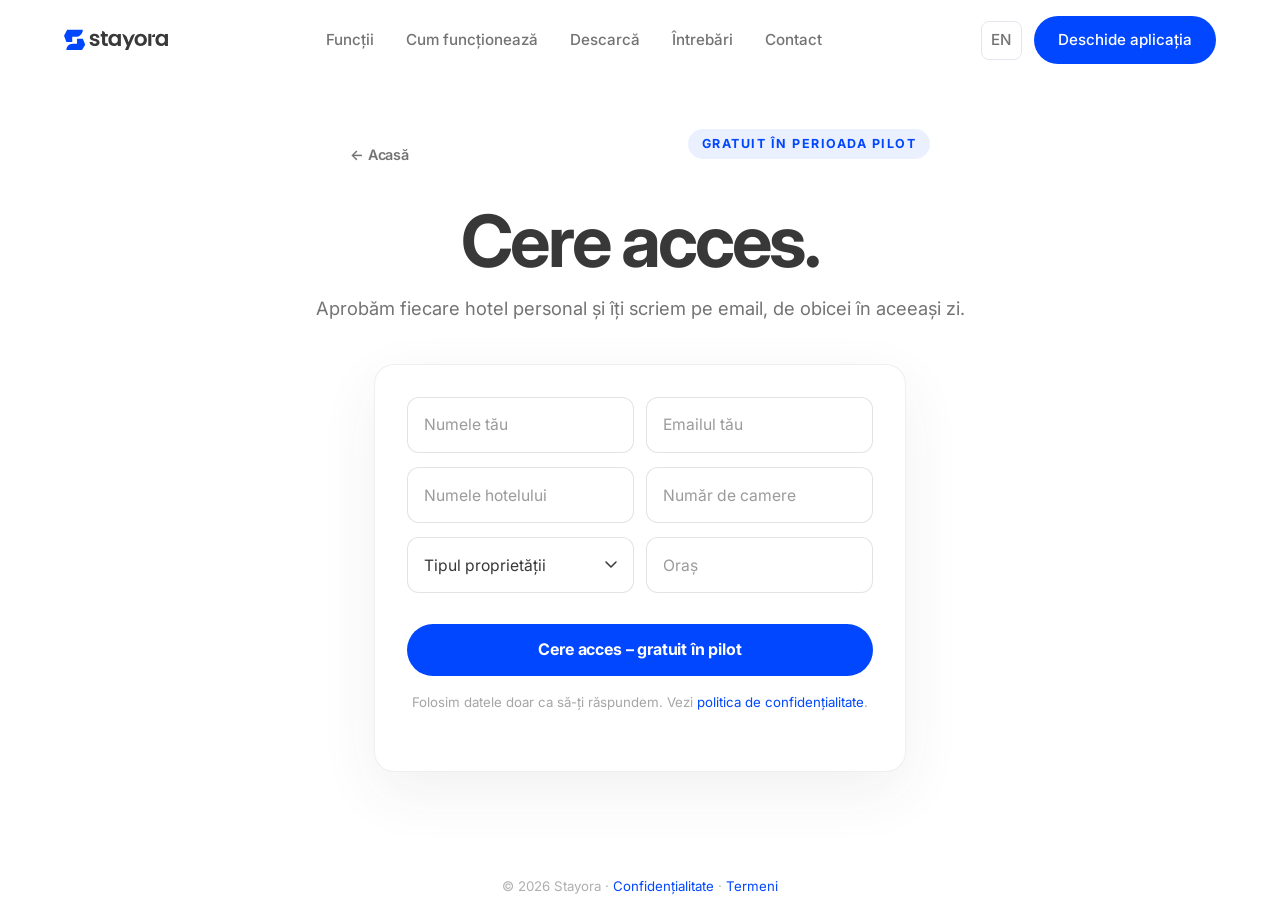
<file: waitlist/index.html>
<!DOCTYPE html>
<html lang="ro">
<head>
    <meta charset="UTF-8">
    <meta name="viewport" content="width=device-width, initial-scale=1.0">
    <title>Cere acces – Stayora, gratuit în perioada pilot</title>
    <meta name="description" content="Cere acces la Stayora, programul de gestiune pentru hoteluri mici și pensiuni. Gratuit în perioada pilot. Aprobăm fiecare hotel personal.">
    <meta name="robots" content="index, follow">
    <meta name="theme-color" content="#0147FF">
    <link rel="canonical" href="https://www.stayora.ro/waitlist/">
    <link rel="alternate" hreflang="ro" href="https://www.stayora.ro/waitlist/">
    <link rel="alternate" hreflang="en" href="https://www.stayora.ro/en/waitlist/">
    <link rel="alternate" hreflang="x-default" href="https://www.stayora.ro/waitlist/">

    <meta property="og:type" content="website">
    <meta property="og:url" content="https://www.stayora.ro/waitlist/">
    <meta property="og:site_name" content="Stayora">
    <meta property="og:title" content="Cere acces – Stayora, gratuit în perioada pilot">
    <meta property="og:description" content="Program de gestiune pentru hoteluri mici și pensiuni. Gratuit în perioada pilot.">
    <meta property="og:image" content="https://www.stayora.ro/public/og-image.png">
    <meta property="og:locale" content="ro_RO">
    <meta name="twitter:card" content="summary_large_image">

    <link rel="preconnect" href="https://fonts.googleapis.com">
    <link rel="preconnect" href="https://fonts.gstatic.com" crossorigin>
    <link href="https://fonts.googleapis.com/css2?family=Inter:ital,wght@0,400;0,500;0,600;0,700;1,400&display=swap" rel="stylesheet">
    <link rel="stylesheet" href="/style.css">
    <link rel="icon" href="/public/iconWebPhoto.svg" type="image/svg+xml">
    <link rel="apple-touch-icon" href="/public/apple-touch-icon.png">
</head>
<body class="load-wrap waitlist-page">

    <div class="header-sticky">
    <header class="header load-reveal">
        <a href="/" class="logo logo-home" aria-label="Stayora – pagina principală">
            <img src="/public/logo.svg" alt="Stayora" width="120" height="28">
        </a>
        <nav class="nav" id="main-nav" aria-label="Navigare principală">
            <div class="nav-links">
                <a href="/#features" class="nav-link">Funcții</a>
                <a href="/#howItWorks" class="nav-link">Cum funcționează</a>
                <a href="/#download" class="nav-link">Descarcă</a>
                <a href="/faq/" class="nav-link">Întrebări</a>
                <a href="/#contact" class="nav-link">Contact</a>
            </div>
            <a href="/en/waitlist/" class="lang-switch" hreflang="en" lang="en" aria-label="English version">EN</a>
            <a href="https://app.stayora.ro" class="btn-primary btn-header">Deschide aplicația</a>
        </nav>
    </header>
    </div>

    <main>
        <section class="waitlist-hero load-reveal">
            <div class="waitlist-hero-top">
                <a href="/" class="waitlist-back">← Acasă</a>
                <span class="page-hero-kicker">Gratuit în perioada pilot</span>
            </div>
            <h1>Cere acces.</h1>
            <p>Aprobăm fiecare hotel personal și îți scriem pe email, de obicei în aceeași zi.</p>
        </section>

        <div class="waitlist-form-section">

            <form class="waitlist-form-card" id="waitlistForm" novalidate>
                <input type="text" name="website" tabindex="-1" autocomplete="off" aria-hidden="true" style="display:none">

                <div class="form-row form-row-split">
                    <input class="contact-input" type="text" name="name" placeholder="Numele tău" aria-label="Numele tău" required autocomplete="name">
                    <input class="contact-input" type="email" name="email" placeholder="Emailul tău" aria-label="Emailul tău" required autocomplete="email">
                </div>

                <div class="form-row form-row-split">
                    <input class="contact-input" type="text" name="hotel" placeholder="Numele hotelului" aria-label="Numele hotelului" required autocomplete="organization">
                    <input class="contact-input" type="number" name="rooms" placeholder="Număr de camere" aria-label="Număr de camere" min="1" max="9999" inputmode="numeric">
                </div>

                <div class="form-row form-row-split">
                    <select class="contact-input contact-select" name="propertyType" aria-label="Tipul proprietății">
                        <option value="" disabled selected>Tipul proprietății</option>
                        <option value="Pensiune">Pensiune</option>
                        <option value="Hotel mic">Hotel mic</option>
                        <option value="Hotel boutique">Hotel boutique</option>
                        <option value="Apartamente">Apartamente</option>
                        <option value="Altul">Altul</option>
                    </select>
                    <input class="contact-input" type="text" name="city" placeholder="Oraș" aria-label="Oraș" autocomplete="address-level2">
                </div>

                <div class="form-row">
                    <button type="submit" class="contact-btn waitlist-btn">Cere acces – gratuit în pilot</button>
                </div>

                <p class="waitlist-note">Folosim datele doar ca să-ți răspundem. Vezi <a href="/privacy/">politica de confidențialitate</a>.</p>
            </form>

            <div class="waitlist-success" id="waitlistSuccess" aria-live="polite">
                <div class="waitlist-success-icon" aria-hidden="true"></div>
                <h2>Am primit cererea.</h2>
                <p>Îți scriem pe email după ce aprobăm hotelul.</p>
                <a href="/" class="btn-secondary waitlist-success-back">← Înapoi acasă</a>
            </div>

        </div>
    </main>

    <footer class="waitlist-footer">
        <p>© 2026 Stayora · <a href="/privacy/">Confidențialitate</a> · <a href="/terms/">Termeni</a></p>
    </footer>

    <script src="/script.js"></script>
    <script>
    (function () {
        var form    = document.getElementById('waitlistForm');
        var success = document.getElementById('waitlistSuccess');
        if (!form || !success) return;

        var isRo = document.documentElement.lang === 'ro';
        var statusEl = document.createElement('p');
        statusEl.className = 'waitlist-status';
        statusEl.setAttribute('aria-live', 'polite');
        form.appendChild(statusEl);

        form.addEventListener('submit', async function (e) {
            e.preventDefault();

            var data         = new FormData(form);
            var name         = String(data.get('name')         || '').trim();
            var email        = String(data.get('email')        || '').trim();
            var hotel        = String(data.get('hotel')        || '').trim();
            var propertyType = String(data.get('propertyType') || '').trim();
            var rooms        = String(data.get('rooms')        || '').trim();
            var city         = String(data.get('city')         || '').trim();

            if (!name || !email || !hotel) {
                statusEl.textContent = isRo
                    ? 'Completează numele, emailul și numele hotelului.'
                    : 'Please fill in your name, email and hotel name.';
                return;
            }

            if (data.get('website')) return; // honeypot

            var btn = form.querySelector('button[type="submit"]');
            if (btn) btn.disabled = true;
            statusEl.textContent = isRo ? 'Se trimite...' : 'Submitting...';

            try {
                var details = 'Access request (' + (isRo ? 'RO' : 'EN') + ')';
                details += '\nHotel: ' + hotel;
                if (propertyType) details += '\nProperty type: ' + propertyType;
                if (rooms) details += '\nRooms: ' + rooms;
                if (city) details += '\nCity: ' + city;

                var formData = new FormData();
                formData.append('access_key', WEB3FORMS_KEY);
                formData.append('subject', '[Request access] ' + hotel + ' – ' + name);
                formData.append('from_name', 'Stayora Access Requests');
                formData.append('name', name);
                formData.append('email', email);
                formData.append('message', details);

                var res = await fetch('https://api.web3forms.com/submit', {
                    method: 'POST',
                    body: formData
                });
                var result = await res.json();
                if (!res.ok) throw new Error(result.message);

                form.classList.add('is-hidden');
                success.classList.add('is-visible');
                var hero = document.querySelector('.waitlist-hero');
                if (hero) hero.classList.add('is-hidden');
            } catch (err) {
                statusEl.textContent = isRo
                    ? 'Ceva n-a mers. Încearcă din nou.'
                    : 'Something went wrong. Please try again.';
                if (btn) btn.disabled = false;
            }
        });
    })();
    </script>
</body>
</html>
</file>
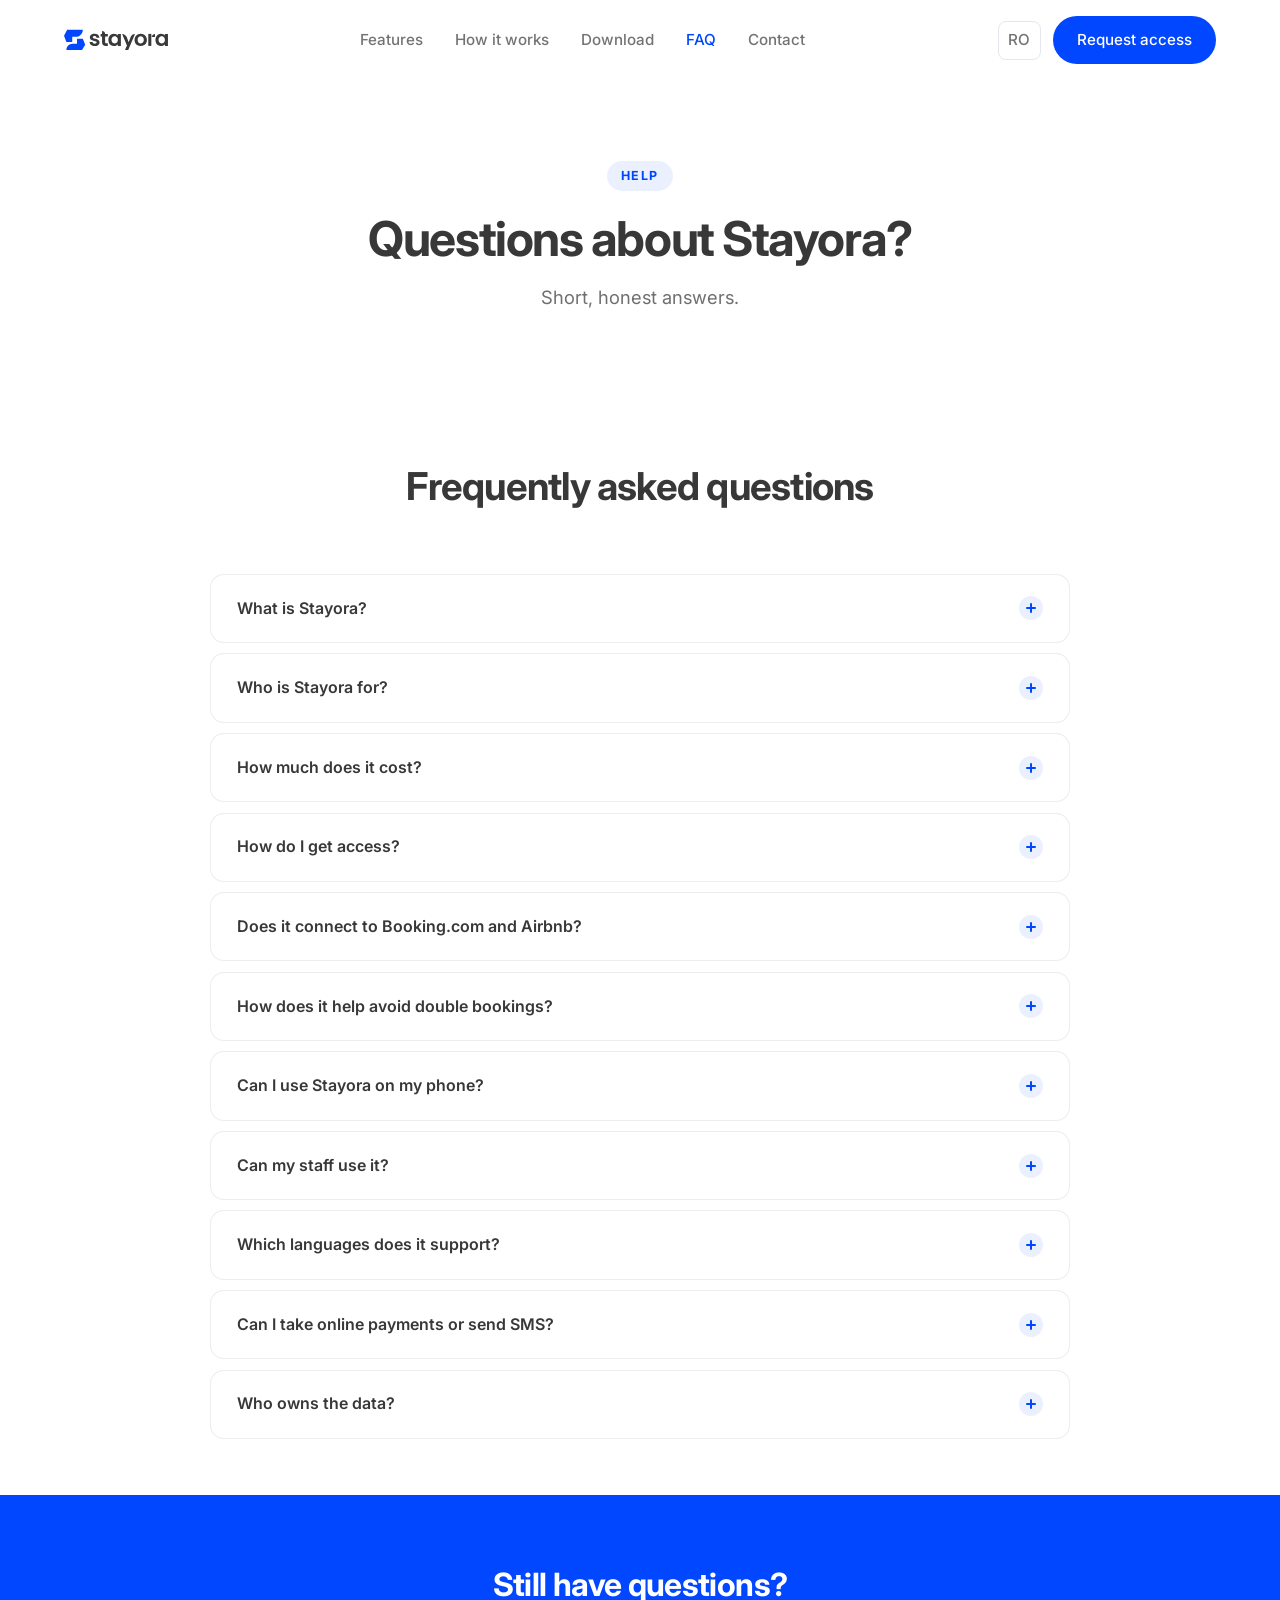
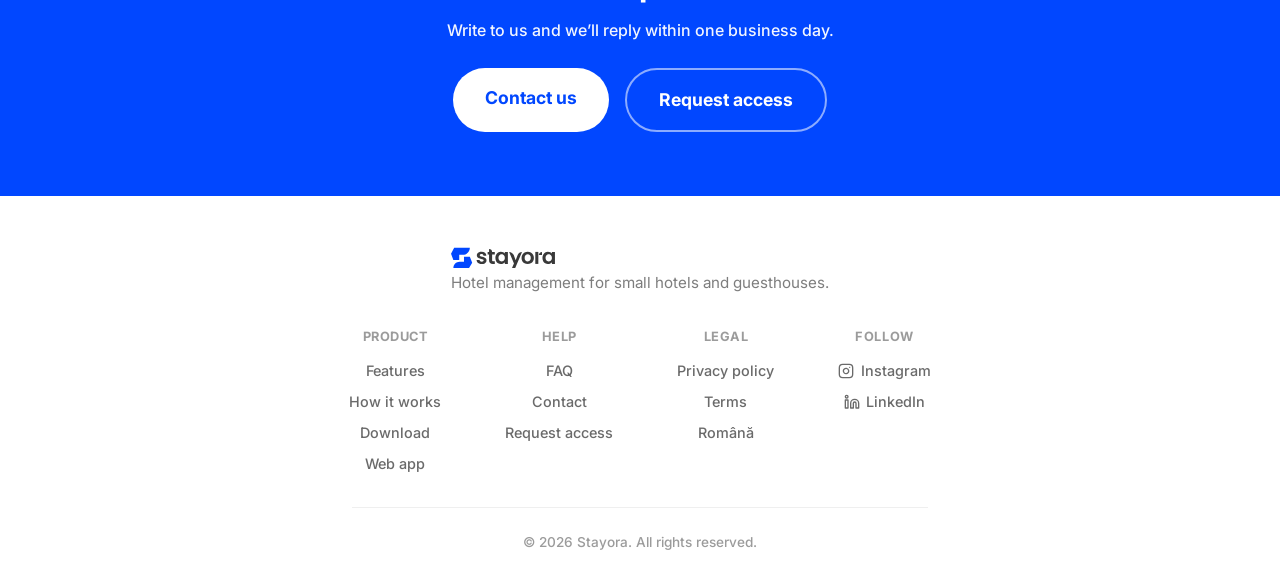
<file: en/faq/index.html>
<!DOCTYPE html>
<html lang="en">
<head>
    <meta charset="UTF-8">
    <meta name="viewport" content="width=device-width, initial-scale=1.0">
    <title>FAQ – Stayora hotel management software</title>
    <meta name="description" content="Short answers about Stayora: free pilot, Booking.com and Airbnb, phone use, staff and languages.">
    <meta name="robots" content="index, follow">
    <meta name="theme-color" content="#0147FF">
    <link rel="canonical" href="https://www.stayora.ro/en/faq/">
    <link rel="alternate" hreflang="ro" href="https://www.stayora.ro/faq/">
    <link rel="alternate" hreflang="en" href="https://www.stayora.ro/en/faq/">
    <link rel="alternate" hreflang="x-default" href="https://www.stayora.ro/faq/">

    <meta property="og:type" content="website">
    <meta property="og:url" content="https://www.stayora.ro/en/faq/">
    <meta property="og:site_name" content="Stayora">
    <meta property="og:title" content="FAQ – Stayora hotel management software">
    <meta property="og:description" content="Short answers about Stayora: free pilot, Booking.com and Airbnb, phone use, staff and languages.">
    <meta property="og:image" content="https://www.stayora.ro/public/og-image.png">
    <meta property="og:locale" content="en_US">
    <meta name="twitter:card" content="summary_large_image">
    <script type="application/ld+json">
{
  "@context": "https://schema.org",
  "@type": "FAQPage",
  "inLanguage": "en",
  "mainEntity": [
    {
      "@type": "Question",
      "name": "What is Stayora?",
      "acceptedAnswer": {
        "@type": "Answer",
        "text": "Stayora is hotel management software (a PMS) for small hotels and guesthouses. Your booking calendar, check-in and check-out, rooms and cleaning, guests, rates and reports are all in one place."
      }
    },
    {
      "@type": "Question",
      "name": "Who is Stayora for?",
      "acceptedAnswer": {
        "@type": "Answer",
        "text": "Small hotels, guesthouses and boutique hotels, where the owner often works the front desk too. Our first pilot hotel has 10 rooms."
      }
    },
    {
      "@type": "Question",
      "name": "How much does it cost?",
      "acceptedAnswer": {
        "@type": "Answer",
        "text": "Stayora is free during the pilot. No card and no contract. We’ll tell you well in advance before anything costs money."
      }
    },
    {
      "@type": "Question",
      "name": "How do I get access?",
      "acceptedAnswer": {
        "@type": "Answer",
        "text": "Fill in the “Request access” form. During the pilot we approve each hotel personally and email you. Then you sign up in the web app, and the setup guide creates your hotel."
      }
    },
    {
      "@type": "Question",
      "name": "Does it connect to Booking.com and Airbnb?",
      "acceptedAnswer": {
        "@type": "Answer",
        "text": "Yes, through calendar import (iCal). Stayora reads your Booking.com and Airbnb calendars every 15 minutes and the bookings appear in your calendar. Clashes show up in “Needs attention”. It is not two-way sync yet: if you take a direct booking, also close the date on Booking.com or Airbnb."
      }
    },
    {
      "@type": "Question",
      "name": "How does it help avoid double bookings?",
      "acceptedAnswer": {
        "@type": "Answer",
        "text": "The whole team works in the same calendar. You see how many rooms are free on every date, and imported Booking.com and Airbnb bookings sit next to your direct ones."
      }
    },
    {
      "@type": "Question",
      "name": "Can I use Stayora on my phone?",
      "acceptedAnswer": {
        "@type": "Answer",
        "text": "Yes. The web app works in the browser on a computer, tablet or phone. iPhone (TestFlight, then the App Store) and Android (Google Play) apps are coming soon."
      }
    },
    {
      "@type": "Question",
      "name": "Can my staff use it?",
      "acceptedAnswer": {
        "@type": "Answer",
        "text": "Yes. Add your team and give each person a role, like front desk, cleaning or manager. Everyone sees only what they need."
      }
    },
    {
      "@type": "Question",
      "name": "Which languages does it support?",
      "acceptedAnswer": {
        "@type": "Answer",
        "text": "Romanian, English, German, French, Italian and Spanish."
      }
    },
    {
      "@type": "Question",
      "name": "Can I take online payments or send SMS?",
      "acceptedAnswer": {
        "@type": "Answer",
        "text": "Not yet. Stayora tracks payments (paid or unpaid), but it doesn’t process card payments and doesn’t send SMS or WhatsApp messages."
      }
    },
    {
      "@type": "Question",
      "name": "Who owns the data?",
      "acceptedAnswer": {
        "@type": "Answer",
        "text": "Your hotel’s data belongs to you. Our privacy policy explains how we protect it."
      }
    }
  ]
}
    </script>

    <link rel="preconnect" href="https://fonts.googleapis.com">
    <link rel="preconnect" href="https://fonts.gstatic.com" crossorigin>
    <link href="https://fonts.googleapis.com/css2?family=Inter:ital,wght@0,400;0,500;0,600;0,700;1,400&display=swap" rel="stylesheet">
    <link rel="stylesheet" href="/style.css">
    <link rel="icon" href="/public/iconWebPhoto.svg" type="image/svg+xml">
    <link rel="apple-touch-icon" href="/public/apple-touch-icon.png">
</head>
<body class="load-wrap">
    <span id="top" class="page-top-anchor" aria-hidden="true"></span>
    <div class="header-sticky">
    <header class="header load-reveal">
        <a href="/en/" class="logo logo-home" aria-label="Stayora – home">
            <img src="/public/logo.svg" alt="Stayora" width="120" height="28">
        </a>
        <nav class="nav" id="main-nav" aria-label="Main navigation">
            <div class="nav-links">
                <a href="/en/#features" class="nav-link">Features</a>
                <a href="/en/#howItWorks" class="nav-link">How it works</a>
                <a href="/en/#download" class="nav-link">Download</a>
                <a href="/en/faq/" class="nav-link nav-link--active">FAQ</a>
                <a href="/en/#contact" class="nav-link">Contact</a>
            </div>
            <a href="/faq/" class="lang-switch" hreflang="ro" lang="ro" aria-label="Versiunea în română">RO</a>
            <a href="/en/waitlist/" class="btn-primary btn-header">Request access</a>
        </nav>
    </header>
    </div>

    <main id="main-content">
    <section class="page-hero load-reveal">
        <div class="page-hero-inner">
            <span class="page-hero-kicker">Help</span>
            <h1>Questions about Stayora?</h1>
            <p class="page-hero-sub">Short, honest answers.</p>
        </div>
    </section>

    <section class="faq-section" id="faq" aria-labelledby="faq-heading">
        <div class="faq-inner">
            <h2 id="faq-heading">Frequently asked questions</h2>
            <div class="faq-list">
                <details class="faq-item reveal">
                    <summary class="faq-question">
                        What is Stayora?
                        <span class="faq-icon" aria-hidden="true"></span>
                    </summary>
                    <div class="faq-answer">
                        <p>Stayora is hotel management software (a PMS) for small hotels and guesthouses. Your booking calendar, check-in and check-out, rooms and cleaning, guests, rates and reports are all in one place.</p>
                    </div>
                </details>

                <details class="faq-item reveal">
                    <summary class="faq-question">
                        Who is Stayora for?
                        <span class="faq-icon" aria-hidden="true"></span>
                    </summary>
                    <div class="faq-answer">
                        <p>Small hotels, guesthouses and boutique hotels, where the owner often works the front desk too. Our first pilot hotel has 10 rooms.</p>
                    </div>
                </details>

                <details class="faq-item reveal">
                    <summary class="faq-question">
                        How much does it cost?
                        <span class="faq-icon" aria-hidden="true"></span>
                    </summary>
                    <div class="faq-answer">
                        <p>Stayora is free during the pilot. No card and no contract. We’ll tell you well in advance before anything costs money.</p>
                    </div>
                </details>

                <details class="faq-item reveal">
                    <summary class="faq-question">
                        How do I get access?
                        <span class="faq-icon" aria-hidden="true"></span>
                    </summary>
                    <div class="faq-answer">
                        <p>Fill in the “Request access” form. During the pilot we approve each hotel personally and email you. Then you sign up in the web app, and the setup guide creates your hotel.</p>
                    </div>
                </details>

                <details class="faq-item reveal">
                    <summary class="faq-question">
                        Does it connect to Booking.com and Airbnb?
                        <span class="faq-icon" aria-hidden="true"></span>
                    </summary>
                    <div class="faq-answer">
                        <p>Yes, through calendar import (iCal). Stayora reads your Booking.com and Airbnb calendars every 15 minutes and the bookings appear in your calendar. Clashes show up in “Needs attention”. It is not two-way sync yet: if you take a direct booking, also close the date on Booking.com or Airbnb.</p>
                    </div>
                </details>

                <details class="faq-item reveal">
                    <summary class="faq-question">
                        How does it help avoid double bookings?
                        <span class="faq-icon" aria-hidden="true"></span>
                    </summary>
                    <div class="faq-answer">
                        <p>The whole team works in the same calendar. You see how many rooms are free on every date, and imported Booking.com and Airbnb bookings sit next to your direct ones.</p>
                    </div>
                </details>

                <details class="faq-item reveal">
                    <summary class="faq-question">
                        Can I use Stayora on my phone?
                        <span class="faq-icon" aria-hidden="true"></span>
                    </summary>
                    <div class="faq-answer">
                        <p>Yes. The web app works in the browser on a computer, tablet or phone. iPhone (TestFlight, then the App Store) and Android (Google Play) apps are coming soon.</p>
                    </div>
                </details>

                <details class="faq-item reveal">
                    <summary class="faq-question">
                        Can my staff use it?
                        <span class="faq-icon" aria-hidden="true"></span>
                    </summary>
                    <div class="faq-answer">
                        <p>Yes. Add your team and give each person a role, like front desk, cleaning or manager. Everyone sees only what they need.</p>
                    </div>
                </details>

                <details class="faq-item reveal">
                    <summary class="faq-question">
                        Which languages does it support?
                        <span class="faq-icon" aria-hidden="true"></span>
                    </summary>
                    <div class="faq-answer">
                        <p>Romanian, English, German, French, Italian and Spanish.</p>
                    </div>
                </details>

                <details class="faq-item reveal">
                    <summary class="faq-question">
                        Can I take online payments or send SMS?
                        <span class="faq-icon" aria-hidden="true"></span>
                    </summary>
                    <div class="faq-answer">
                        <p>Not yet. Stayora tracks payments (paid or unpaid), but it doesn’t process card payments and doesn’t send SMS or WhatsApp messages.</p>
                    </div>
                </details>

                <details class="faq-item reveal">
                    <summary class="faq-question">
                        Who owns the data?
                        <span class="faq-icon" aria-hidden="true"></span>
                    </summary>
                    <div class="faq-answer">
                        <p>Your hotel’s data belongs to you. Our privacy policy explains how we protect it.</p>
                    </div>
                </details>
            </div>
        </div>
    </section>

    <section class="cta-final reveal">
        <h2>Still have questions?</h2>
        <p>Write to us and we’ll reply within one business day.</p>
        <div class="cta-buttons">
            <a href="/en/#contact" class="btn-primary btn-large">Contact us</a>
            <a href="/en/waitlist/" class="btn-outline btn-large">Request access</a>
        </div>
    </section>

    </main>

    <footer class="footer reveal" id="site-footer">
        <div class="footer-brand">
            <a href="/en/" class="logo logo-home" aria-label="Stayora – home">
                <img src="/public/logo.svg" alt="Stayora" width="120" height="28">
            </a>
            <p class="footer-tagline">Hotel management for small hotels and guesthouses.</p>
        </div>
        <div class="footer-links">
            <div class="footer-col">
                <span class="footer-col-title">Product</span>
                <a href="/en/#features">Features</a>
                <a href="/en/#howItWorks">How it works</a>
                <a href="/en/#download">Download</a>
                <a href="https://app.stayora.ro">Web app</a>
            </div>
            <div class="footer-col">
                <span class="footer-col-title">Help</span>
                <a href="/en/faq/">FAQ</a>
                <a href="/en/#contact">Contact</a>
                <a href="/en/waitlist/">Request access</a>
            </div>
            <div class="footer-col">
                <span class="footer-col-title">Legal</span>
                <a href="/en/privacy/">Privacy policy</a>
                <a href="/en/terms/">Terms</a>
                <a href="/" hreflang="ro" lang="ro">Română</a>
            </div>
            <div class="footer-col">
                <span class="footer-col-title">Follow</span>
                <a href="https://www.instagram.com/stayora.ro/" target="_blank" rel="noopener noreferrer" class="footer-social-link" aria-label="Stayora on Instagram">
                    <svg xmlns="http://www.w3.org/2000/svg" width="16" height="16" viewBox="0 0 24 24" fill="none" stroke="currentColor" stroke-width="2" stroke-linecap="round" stroke-linejoin="round" aria-hidden="true"><rect x="2" y="2" width="20" height="20" rx="5" ry="5"/><path d="M16 11.37A4 4 0 1 1 12.63 8 4 4 0 0 1 16 11.37z"/><line x1="17.5" y1="6.5" x2="17.51" y2="6.5"/></svg>
                    Instagram
                </a>
                <a href="https://www.linkedin.com/company/stayora" target="_blank" rel="noopener noreferrer" class="footer-social-link" aria-label="Stayora on LinkedIn">
                    <svg xmlns="http://www.w3.org/2000/svg" width="16" height="16" viewBox="0 0 24 24" fill="none" stroke="currentColor" stroke-width="2" stroke-linecap="round" stroke-linejoin="round" aria-hidden="true"><path d="M16 8a6 6 0 0 1 6 6v7h-4v-7a2 2 0 0 0-2-2 2 2 0 0 0-2 2v7h-4v-7a6 6 0 0 1 6-6z"/><rect x="2" y="9" width="4" height="12"/><circle cx="4" cy="4" r="2"/></svg>
                    LinkedIn
                </a>
            </div>
        </div>
        <div class="footer-bottom">
            <p class="footer-copy">© 2026 Stayora. All rights reserved.</p>
        </div>
    </footer>
    <script src="/script.js"></script>
</body>
</html>
</file>
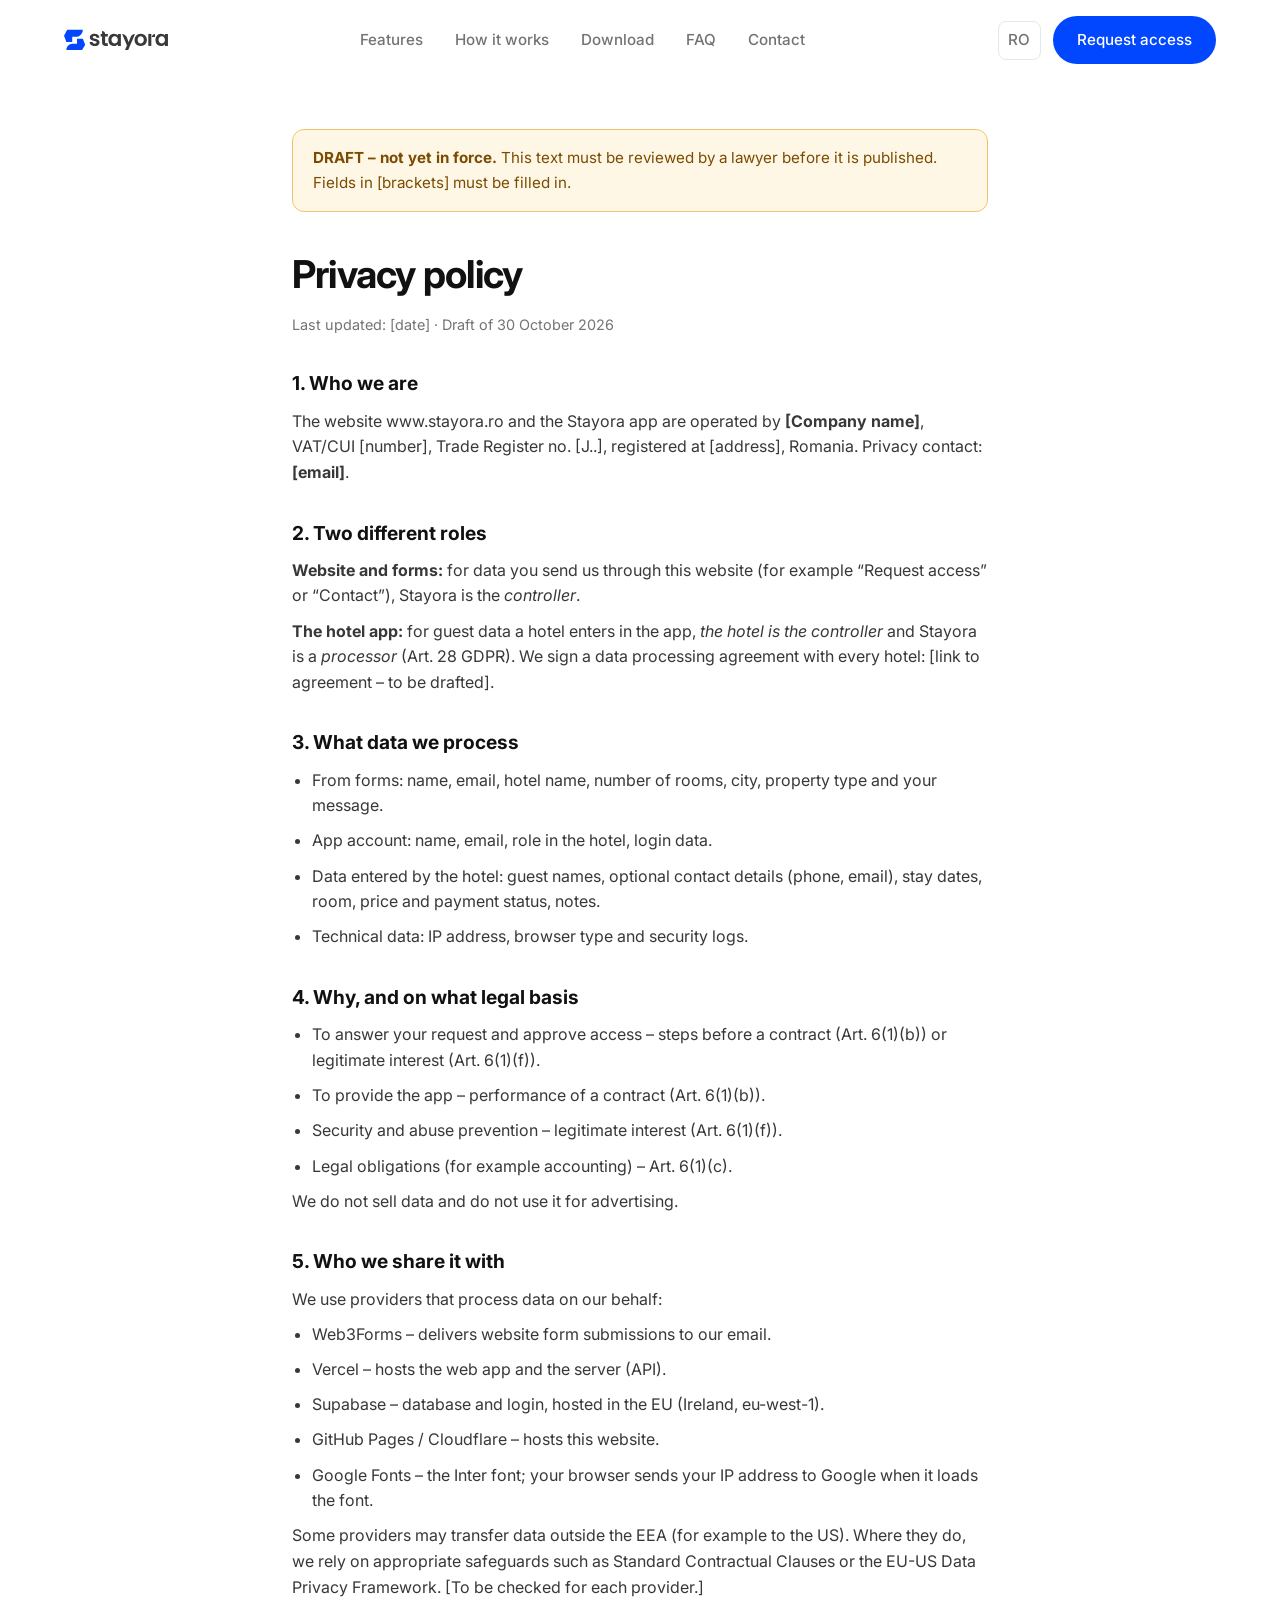
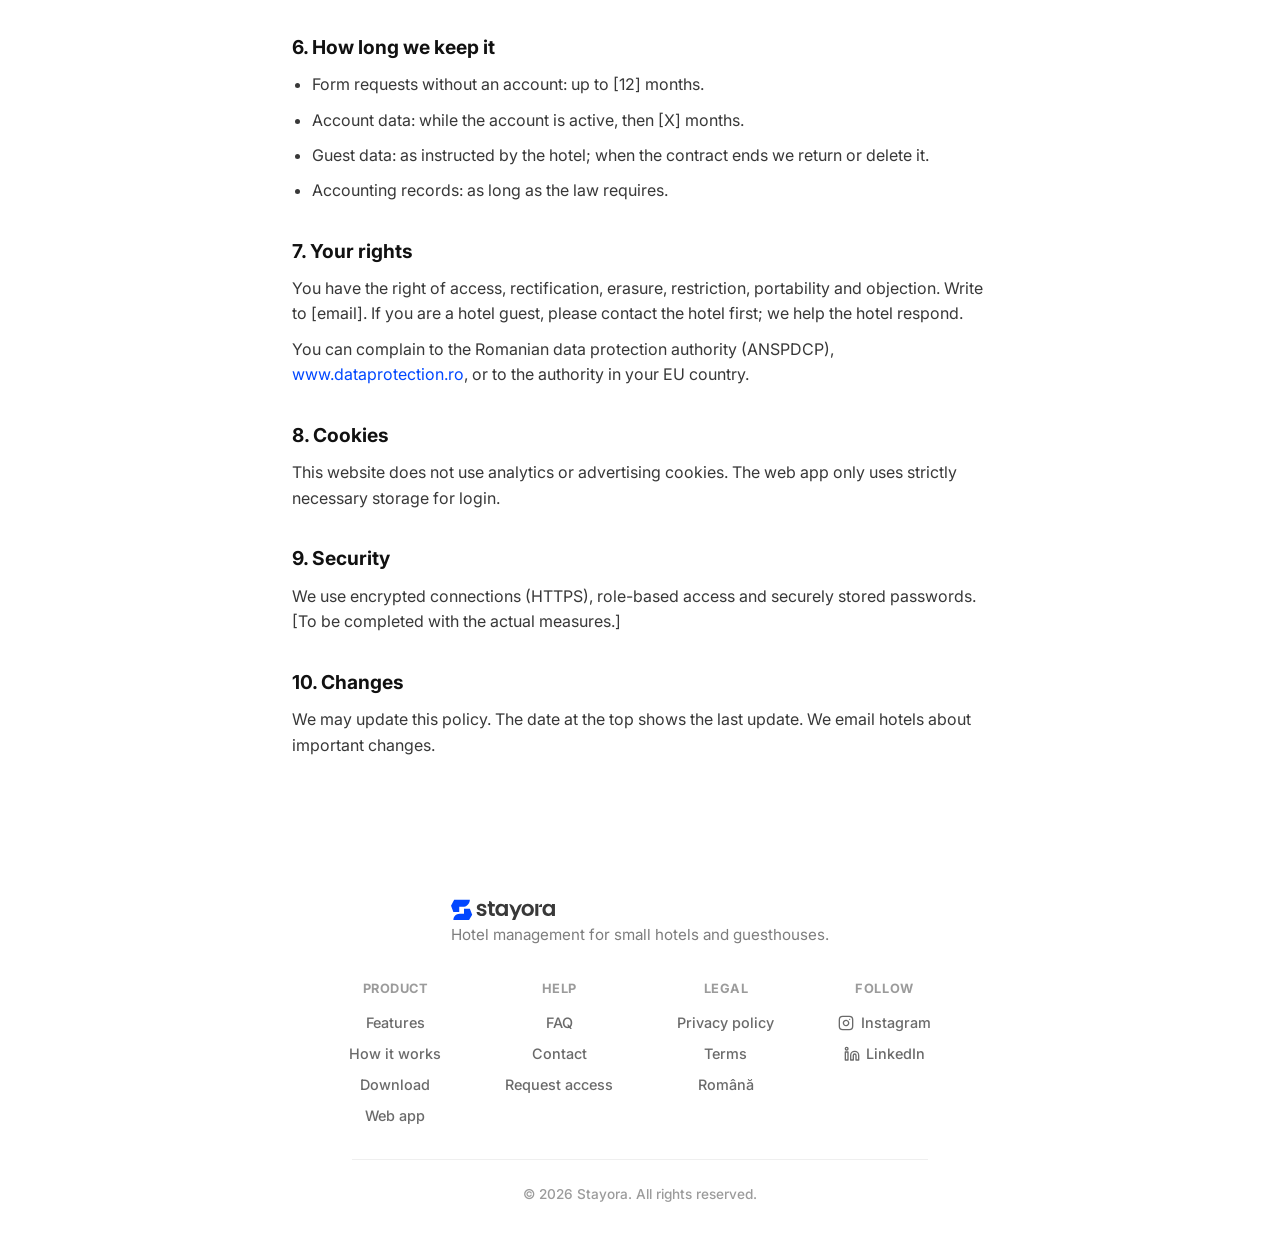
<file: en/privacy/index.html>
<!DOCTYPE html>
<html lang="en">
<head>
    <meta charset="UTF-8">
    <meta name="viewport" content="width=device-width, initial-scale=1.0">
    <title>Privacy policy – Stayora</title>
    <meta name="description" content="How Stayora processes personal data (GDPR). Draft.">
    <meta name="robots" content="noindex, follow">
    <meta name="theme-color" content="#0147FF">
    <link rel="canonical" href="https://www.stayora.ro/en/privacy/">
    <link rel="alternate" hreflang="ro" href="https://www.stayora.ro/privacy/">
    <link rel="alternate" hreflang="en" href="https://www.stayora.ro/en/privacy/">
    <link rel="alternate" hreflang="x-default" href="https://www.stayora.ro/privacy/">

    <meta property="og:type" content="website">
    <meta property="og:url" content="https://www.stayora.ro/en/privacy/">
    <meta property="og:site_name" content="Stayora">
    <meta property="og:title" content="Privacy policy – Stayora">
    <meta property="og:description" content="How Stayora processes personal data (GDPR). Draft.">
    <meta property="og:image" content="https://www.stayora.ro/public/og-image.png">
    <meta property="og:locale" content="en_US">
    <meta name="twitter:card" content="summary_large_image">

    <link rel="preconnect" href="https://fonts.googleapis.com">
    <link rel="preconnect" href="https://fonts.gstatic.com" crossorigin>
    <link href="https://fonts.googleapis.com/css2?family=Inter:ital,wght@0,400;0,500;0,600;0,700;1,400&display=swap" rel="stylesheet">
    <link rel="stylesheet" href="/style.css">
    <link rel="icon" href="/public/iconWebPhoto.svg" type="image/svg+xml">
    <link rel="apple-touch-icon" href="/public/apple-touch-icon.png">
</head>
<body class="load-wrap">
    <span id="top" class="page-top-anchor" aria-hidden="true"></span>
    <div class="header-sticky">
    <header class="header load-reveal">
        <a href="/en/" class="logo logo-home" aria-label="Stayora – home">
            <img src="/public/logo.svg" alt="Stayora" width="120" height="28">
        </a>
        <nav class="nav" id="main-nav" aria-label="Main navigation">
            <div class="nav-links">
                <a href="/en/#features" class="nav-link">Features</a>
                <a href="/en/#howItWorks" class="nav-link">How it works</a>
                <a href="/en/#download" class="nav-link">Download</a>
                <a href="/en/faq/" class="nav-link">FAQ</a>
                <a href="/en/#contact" class="nav-link">Contact</a>
            </div>
            <a href="/privacy/" class="lang-switch" hreflang="ro" lang="ro" aria-label="Versiunea în română">RO</a>
            <a href="/en/waitlist/" class="btn-primary btn-header">Request access</a>
        </nav>
    </header>
    </div>

    <main id="main-content">
    <article class="legal-page">
        <div class="draft-banner" role="note"><strong>DRAFT – not yet in force.</strong> This text must be reviewed by a lawyer before it is published. Fields in [brackets] must be filled in.</div>
        <h1>Privacy policy</h1>
        <p class="legal-updated">Last updated: [date] · Draft of 30 October 2026</p>
        <h2>1. Who we are</h2>
        <p>The website www.stayora.ro and the Stayora app are operated by <strong>[Company name]</strong>, VAT/CUI [number], Trade Register no. [J..], registered at [address], Romania. Privacy contact: <strong>[email]</strong>.</p>
        <h2>2. Two different roles</h2>
        <p><strong>Website and forms:</strong> for data you send us through this website (for example “Request access” or “Contact”), Stayora is the <em>controller</em>.</p>
        <p><strong>The hotel app:</strong> for guest data a hotel enters in the app, <em>the hotel is the controller</em> and Stayora is a <em>processor</em> (Art. 28 GDPR). We sign a data processing agreement with every hotel: [link to agreement – to be drafted].</p>
        <h2>3. What data we process</h2>
        <ul><li>From forms: name, email, hotel name, number of rooms, city, property type and your message.</li><li>App account: name, email, role in the hotel, login data.</li><li>Data entered by the hotel: guest names, optional contact details (phone, email), stay dates, room, price and payment status, notes.</li><li>Technical data: IP address, browser type and security logs.</li></ul>
        <h2>4. Why, and on what legal basis</h2>
        <ul><li>To answer your request and approve access – steps before a contract (Art. 6(1)(b)) or legitimate interest (Art. 6(1)(f)).</li><li>To provide the app – performance of a contract (Art. 6(1)(b)).</li><li>Security and abuse prevention – legitimate interest (Art. 6(1)(f)).</li><li>Legal obligations (for example accounting) – Art. 6(1)(c).</li></ul>
        <p>We do not sell data and do not use it for advertising.</p>
        <h2>5. Who we share it with</h2>
        <p>We use providers that process data on our behalf:</p>
        <ul><li>Web3Forms – delivers website form submissions to our email.</li><li>Vercel – hosts the web app and the server (API).</li><li>Supabase – database and login, hosted in the EU (Ireland, eu-west-1).</li><li>GitHub Pages / Cloudflare – hosts this website.</li><li>Google Fonts – the Inter font; your browser sends your IP address to Google when it loads the font.</li></ul>
        <p>Some providers may transfer data outside the EEA (for example to the US). Where they do, we rely on appropriate safeguards such as Standard Contractual Clauses or the EU-US Data Privacy Framework. [To be checked for each provider.]</p>
        <h2>6. How long we keep it</h2>
        <ul><li>Form requests without an account: up to [12] months.</li><li>Account data: while the account is active, then [X] months.</li><li>Guest data: as instructed by the hotel; when the contract ends we return or delete it.</li><li>Accounting records: as long as the law requires.</li></ul>
        <h2>7. Your rights</h2>
        <p>You have the right of access, rectification, erasure, restriction, portability and objection. Write to [email]. If you are a hotel guest, please contact the hotel first; we help the hotel respond.</p>
        <p>You can complain to the Romanian data protection authority (ANSPDCP), <a href="https://www.dataprotection.ro" rel="noopener">www.dataprotection.ro</a>, or to the authority in your EU country.</p>
        <h2>8. Cookies</h2>
        <p>This website does not use analytics or advertising cookies. The web app only uses strictly necessary storage for login.</p>
        <h2>9. Security</h2>
        <p>We use encrypted connections (HTTPS), role-based access and securely stored passwords. [To be completed with the actual measures.]</p>
        <h2>10. Changes</h2>
        <p>We may update this policy. The date at the top shows the last update. We email hotels about important changes.</p>
    </article>

    </main>

    <footer class="footer reveal" id="site-footer">
        <div class="footer-brand">
            <a href="/en/" class="logo logo-home" aria-label="Stayora – home">
                <img src="/public/logo.svg" alt="Stayora" width="120" height="28">
            </a>
            <p class="footer-tagline">Hotel management for small hotels and guesthouses.</p>
        </div>
        <div class="footer-links">
            <div class="footer-col">
                <span class="footer-col-title">Product</span>
                <a href="/en/#features">Features</a>
                <a href="/en/#howItWorks">How it works</a>
                <a href="/en/#download">Download</a>
                <a href="https://app.stayora.ro">Web app</a>
            </div>
            <div class="footer-col">
                <span class="footer-col-title">Help</span>
                <a href="/en/faq/">FAQ</a>
                <a href="/en/#contact">Contact</a>
                <a href="/en/waitlist/">Request access</a>
            </div>
            <div class="footer-col">
                <span class="footer-col-title">Legal</span>
                <a href="/en/privacy/">Privacy policy</a>
                <a href="/en/terms/">Terms</a>
                <a href="/" hreflang="ro" lang="ro">Română</a>
            </div>
            <div class="footer-col">
                <span class="footer-col-title">Follow</span>
                <a href="https://www.instagram.com/stayora.ro/" target="_blank" rel="noopener noreferrer" class="footer-social-link" aria-label="Stayora on Instagram">
                    <svg xmlns="http://www.w3.org/2000/svg" width="16" height="16" viewBox="0 0 24 24" fill="none" stroke="currentColor" stroke-width="2" stroke-linecap="round" stroke-linejoin="round" aria-hidden="true"><rect x="2" y="2" width="20" height="20" rx="5" ry="5"/><path d="M16 11.37A4 4 0 1 1 12.63 8 4 4 0 0 1 16 11.37z"/><line x1="17.5" y1="6.5" x2="17.51" y2="6.5"/></svg>
                    Instagram
                </a>
                <a href="https://www.linkedin.com/company/stayora" target="_blank" rel="noopener noreferrer" class="footer-social-link" aria-label="Stayora on LinkedIn">
                    <svg xmlns="http://www.w3.org/2000/svg" width="16" height="16" viewBox="0 0 24 24" fill="none" stroke="currentColor" stroke-width="2" stroke-linecap="round" stroke-linejoin="round" aria-hidden="true"><path d="M16 8a6 6 0 0 1 6 6v7h-4v-7a2 2 0 0 0-2-2 2 2 0 0 0-2 2v7h-4v-7a6 6 0 0 1 6-6z"/><rect x="2" y="9" width="4" height="12"/><circle cx="4" cy="4" r="2"/></svg>
                    LinkedIn
                </a>
            </div>
        </div>
        <div class="footer-bottom">
            <p class="footer-copy">© 2026 Stayora. All rights reserved.</p>
        </div>
    </footer>
    <script src="/script.js"></script>
</body>
</html>
</file>
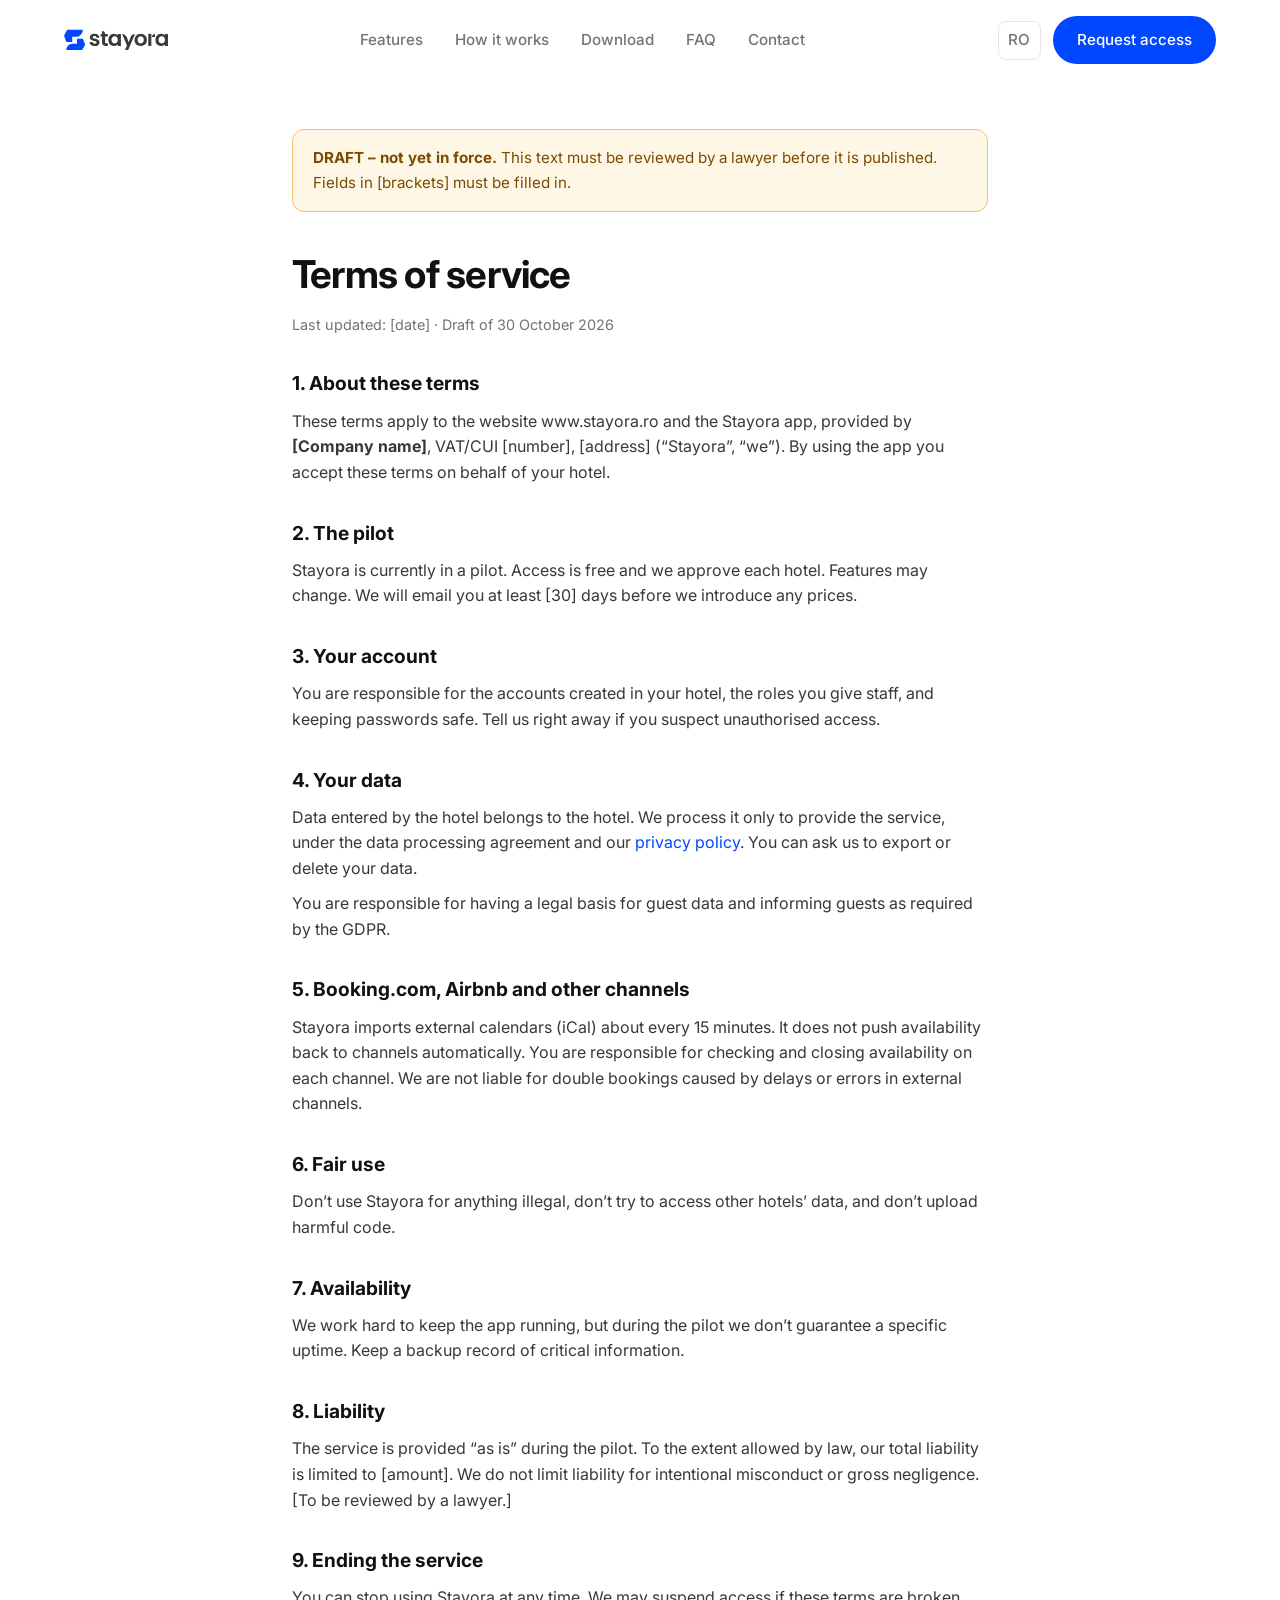
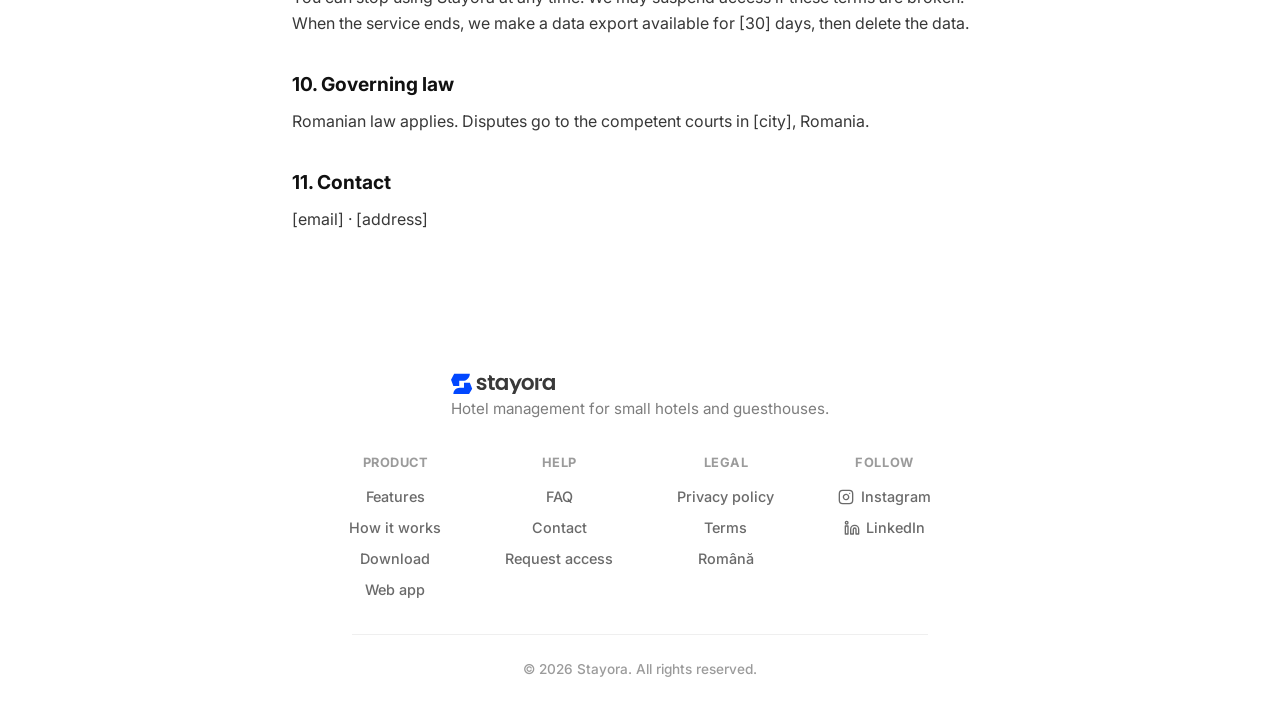
<file: en/terms/index.html>
<!DOCTYPE html>
<html lang="en">
<head>
    <meta charset="UTF-8">
    <meta name="viewport" content="width=device-width, initial-scale=1.0">
    <title>Terms of service – Stayora</title>
    <meta name="description" content="Terms for using Stayora during the pilot. Draft.">
    <meta name="robots" content="noindex, follow">
    <meta name="theme-color" content="#0147FF">
    <link rel="canonical" href="https://www.stayora.ro/en/terms/">
    <link rel="alternate" hreflang="ro" href="https://www.stayora.ro/terms/">
    <link rel="alternate" hreflang="en" href="https://www.stayora.ro/en/terms/">
    <link rel="alternate" hreflang="x-default" href="https://www.stayora.ro/terms/">

    <meta property="og:type" content="website">
    <meta property="og:url" content="https://www.stayora.ro/en/terms/">
    <meta property="og:site_name" content="Stayora">
    <meta property="og:title" content="Terms of service – Stayora">
    <meta property="og:description" content="Terms for using Stayora during the pilot. Draft.">
    <meta property="og:image" content="https://www.stayora.ro/public/og-image.png">
    <meta property="og:locale" content="en_US">
    <meta name="twitter:card" content="summary_large_image">

    <link rel="preconnect" href="https://fonts.googleapis.com">
    <link rel="preconnect" href="https://fonts.gstatic.com" crossorigin>
    <link href="https://fonts.googleapis.com/css2?family=Inter:ital,wght@0,400;0,500;0,600;0,700;1,400&display=swap" rel="stylesheet">
    <link rel="stylesheet" href="/style.css">
    <link rel="icon" href="/public/iconWebPhoto.svg" type="image/svg+xml">
    <link rel="apple-touch-icon" href="/public/apple-touch-icon.png">
</head>
<body class="load-wrap">
    <span id="top" class="page-top-anchor" aria-hidden="true"></span>
    <div class="header-sticky">
    <header class="header load-reveal">
        <a href="/en/" class="logo logo-home" aria-label="Stayora – home">
            <img src="/public/logo.svg" alt="Stayora" width="120" height="28">
        </a>
        <nav class="nav" id="main-nav" aria-label="Main navigation">
            <div class="nav-links">
                <a href="/en/#features" class="nav-link">Features</a>
                <a href="/en/#howItWorks" class="nav-link">How it works</a>
                <a href="/en/#download" class="nav-link">Download</a>
                <a href="/en/faq/" class="nav-link">FAQ</a>
                <a href="/en/#contact" class="nav-link">Contact</a>
            </div>
            <a href="/terms/" class="lang-switch" hreflang="ro" lang="ro" aria-label="Versiunea în română">RO</a>
            <a href="/en/waitlist/" class="btn-primary btn-header">Request access</a>
        </nav>
    </header>
    </div>

    <main id="main-content">
    <article class="legal-page">
        <div class="draft-banner" role="note"><strong>DRAFT – not yet in force.</strong> This text must be reviewed by a lawyer before it is published. Fields in [brackets] must be filled in.</div>
        <h1>Terms of service</h1>
        <p class="legal-updated">Last updated: [date] · Draft of 30 October 2026</p>
        <h2>1. About these terms</h2>
        <p>These terms apply to the website www.stayora.ro and the Stayora app, provided by <strong>[Company name]</strong>, VAT/CUI [number], [address] (“Stayora”, “we”). By using the app you accept these terms on behalf of your hotel.</p>
        <h2>2. The pilot</h2>
        <p>Stayora is currently in a pilot. Access is free and we approve each hotel. Features may change. We will email you at least [30] days before we introduce any prices.</p>
        <h2>3. Your account</h2>
        <p>You are responsible for the accounts created in your hotel, the roles you give staff, and keeping passwords safe. Tell us right away if you suspect unauthorised access.</p>
        <h2>4. Your data</h2>
        <p>Data entered by the hotel belongs to the hotel. We process it only to provide the service, under the data processing agreement and our <a href="/en/privacy/">privacy policy</a>. You can ask us to export or delete your data.</p>
        <p>You are responsible for having a legal basis for guest data and informing guests as required by the GDPR.</p>
        <h2>5. Booking.com, Airbnb and other channels</h2>
        <p>Stayora imports external calendars (iCal) about every 15 minutes. It does not push availability back to channels automatically. You are responsible for checking and closing availability on each channel. We are not liable for double bookings caused by delays or errors in external channels.</p>
        <h2>6. Fair use</h2>
        <p>Don’t use Stayora for anything illegal, don’t try to access other hotels’ data, and don’t upload harmful code.</p>
        <h2>7. Availability</h2>
        <p>We work hard to keep the app running, but during the pilot we don’t guarantee a specific uptime. Keep a backup record of critical information.</p>
        <h2>8. Liability</h2>
        <p>The service is provided “as is” during the pilot. To the extent allowed by law, our total liability is limited to [amount]. We do not limit liability for intentional misconduct or gross negligence. [To be reviewed by a lawyer.]</p>
        <h2>9. Ending the service</h2>
        <p>You can stop using Stayora at any time. We may suspend access if these terms are broken. When the service ends, we make a data export available for [30] days, then delete the data.</p>
        <h2>10. Governing law</h2>
        <p>Romanian law applies. Disputes go to the competent courts in [city], Romania.</p>
        <h2>11. Contact</h2>
        <p>[email] · [address]</p>
    </article>

    </main>

    <footer class="footer reveal" id="site-footer">
        <div class="footer-brand">
            <a href="/en/" class="logo logo-home" aria-label="Stayora – home">
                <img src="/public/logo.svg" alt="Stayora" width="120" height="28">
            </a>
            <p class="footer-tagline">Hotel management for small hotels and guesthouses.</p>
        </div>
        <div class="footer-links">
            <div class="footer-col">
                <span class="footer-col-title">Product</span>
                <a href="/en/#features">Features</a>
                <a href="/en/#howItWorks">How it works</a>
                <a href="/en/#download">Download</a>
                <a href="https://app.stayora.ro">Web app</a>
            </div>
            <div class="footer-col">
                <span class="footer-col-title">Help</span>
                <a href="/en/faq/">FAQ</a>
                <a href="/en/#contact">Contact</a>
                <a href="/en/waitlist/">Request access</a>
            </div>
            <div class="footer-col">
                <span class="footer-col-title">Legal</span>
                <a href="/en/privacy/">Privacy policy</a>
                <a href="/en/terms/">Terms</a>
                <a href="/" hreflang="ro" lang="ro">Română</a>
            </div>
            <div class="footer-col">
                <span class="footer-col-title">Follow</span>
                <a href="https://www.instagram.com/stayora.ro/" target="_blank" rel="noopener noreferrer" class="footer-social-link" aria-label="Stayora on Instagram">
                    <svg xmlns="http://www.w3.org/2000/svg" width="16" height="16" viewBox="0 0 24 24" fill="none" stroke="currentColor" stroke-width="2" stroke-linecap="round" stroke-linejoin="round" aria-hidden="true"><rect x="2" y="2" width="20" height="20" rx="5" ry="5"/><path d="M16 11.37A4 4 0 1 1 12.63 8 4 4 0 0 1 16 11.37z"/><line x1="17.5" y1="6.5" x2="17.51" y2="6.5"/></svg>
                    Instagram
                </a>
                <a href="https://www.linkedin.com/company/stayora" target="_blank" rel="noopener noreferrer" class="footer-social-link" aria-label="Stayora on LinkedIn">
                    <svg xmlns="http://www.w3.org/2000/svg" width="16" height="16" viewBox="0 0 24 24" fill="none" stroke="currentColor" stroke-width="2" stroke-linecap="round" stroke-linejoin="round" aria-hidden="true"><path d="M16 8a6 6 0 0 1 6 6v7h-4v-7a2 2 0 0 0-2-2 2 2 0 0 0-2 2v7h-4v-7a6 6 0 0 1 6-6z"/><rect x="2" y="9" width="4" height="12"/><circle cx="4" cy="4" r="2"/></svg>
                    LinkedIn
                </a>
            </div>
        </div>
        <div class="footer-bottom">
            <p class="footer-copy">© 2026 Stayora. All rights reserved.</p>
        </div>
    </footer>
    <script src="/script.js"></script>
</body>
</html>
</file>
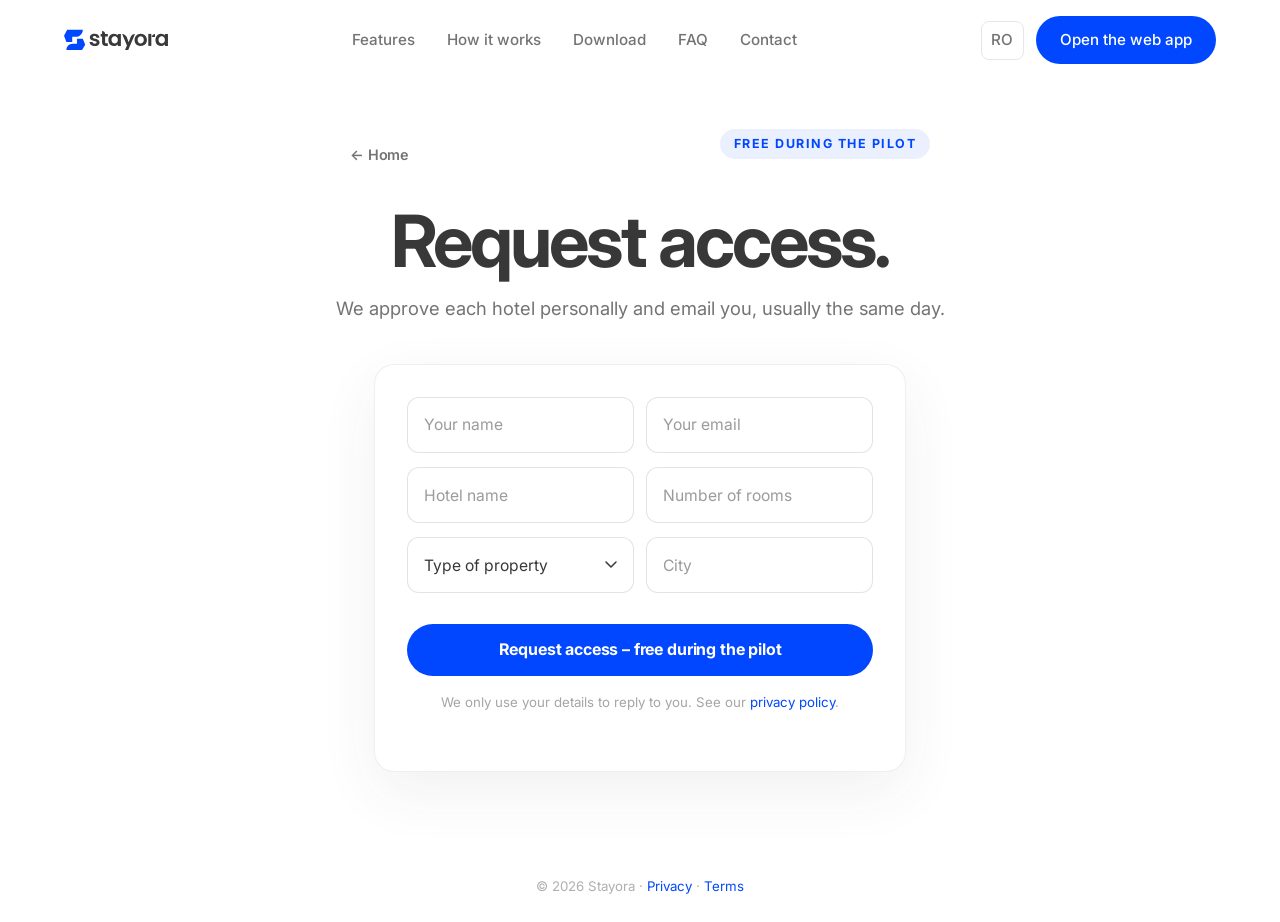
<file: en/waitlist/index.html>
<!DOCTYPE html>
<html lang="en">
<head>
    <meta charset="UTF-8">
    <meta name="viewport" content="width=device-width, initial-scale=1.0">
    <title>Request access – Stayora, free during the pilot</title>
    <meta name="description" content="Request access to Stayora, hotel management software for small hotels and guesthouses. Free during the pilot. We approve each hotel personally.">
    <meta name="robots" content="index, follow">
    <meta name="theme-color" content="#0147FF">
    <link rel="canonical" href="https://www.stayora.ro/en/waitlist/">
    <link rel="alternate" hreflang="ro" href="https://www.stayora.ro/waitlist/">
    <link rel="alternate" hreflang="en" href="https://www.stayora.ro/en/waitlist/">
    <link rel="alternate" hreflang="x-default" href="https://www.stayora.ro/waitlist/">

    <meta property="og:type" content="website">
    <meta property="og:url" content="https://www.stayora.ro/en/waitlist/">
    <meta property="og:site_name" content="Stayora">
    <meta property="og:title" content="Request access – Stayora, free during the pilot">
    <meta property="og:description" content="Hotel management for small hotels and guesthouses. Free during the pilot.">
    <meta property="og:image" content="https://www.stayora.ro/public/og-image.png">
    <meta property="og:locale" content="en_US">
    <meta name="twitter:card" content="summary_large_image">

    <link rel="preconnect" href="https://fonts.googleapis.com">
    <link rel="preconnect" href="https://fonts.gstatic.com" crossorigin>
    <link href="https://fonts.googleapis.com/css2?family=Inter:ital,wght@0,400;0,500;0,600;0,700;1,400&display=swap" rel="stylesheet">
    <link rel="stylesheet" href="/style.css">
    <link rel="icon" href="/public/iconWebPhoto.svg" type="image/svg+xml">
    <link rel="apple-touch-icon" href="/public/apple-touch-icon.png">
</head>
<body class="load-wrap waitlist-page">

    <div class="header-sticky">
    <header class="header load-reveal">
        <a href="/en/" class="logo logo-home" aria-label="Stayora – home">
            <img src="/public/logo.svg" alt="Stayora" width="120" height="28">
        </a>
        <nav class="nav" id="main-nav" aria-label="Main navigation">
            <div class="nav-links">
                <a href="/en/#features" class="nav-link">Features</a>
                <a href="/en/#howItWorks" class="nav-link">How it works</a>
                <a href="/en/#download" class="nav-link">Download</a>
                <a href="/en/faq/" class="nav-link">FAQ</a>
                <a href="/en/#contact" class="nav-link">Contact</a>
            </div>
            <a href="/waitlist/" class="lang-switch" hreflang="ro" lang="ro" aria-label="Versiunea în română">RO</a>
            <a href="https://app.stayora.ro" class="btn-primary btn-header">Open the web app</a>
        </nav>
    </header>
    </div>

    <main>
        <section class="waitlist-hero load-reveal">
            <div class="waitlist-hero-top">
                <a href="/en/" class="waitlist-back">← Home</a>
                <span class="page-hero-kicker">Free during the pilot</span>
            </div>
            <h1>Request access.</h1>
            <p>We approve each hotel personally and email you, usually the same day.</p>
        </section>

        <div class="waitlist-form-section">

            <form class="waitlist-form-card" id="waitlistForm" novalidate>
                <input type="text" name="website" tabindex="-1" autocomplete="off" aria-hidden="true" style="display:none">

                <div class="form-row form-row-split">
                    <input class="contact-input" type="text" name="name" placeholder="Your name" aria-label="Your name" required autocomplete="name">
                    <input class="contact-input" type="email" name="email" placeholder="Your email" aria-label="Your email" required autocomplete="email">
                </div>

                <div class="form-row form-row-split">
                    <input class="contact-input" type="text" name="hotel" placeholder="Hotel name" aria-label="Hotel name" required autocomplete="organization">
                    <input class="contact-input" type="number" name="rooms" placeholder="Number of rooms" aria-label="Number of rooms" min="1" max="9999" inputmode="numeric">
                </div>

                <div class="form-row form-row-split">
                    <select class="contact-input contact-select" name="propertyType" aria-label="Type of property">
                        <option value="" disabled selected>Type of property</option>
                        <option value="Guesthouse">Guesthouse</option>
                        <option value="Small hotel">Small hotel</option>
                        <option value="Boutique hotel">Boutique hotel</option>
                        <option value="Apartments">Apartments</option>
                        <option value="Other">Other</option>
                    </select>
                    <input class="contact-input" type="text" name="city" placeholder="City" aria-label="City" autocomplete="address-level2">
                </div>

                <div class="form-row">
                    <button type="submit" class="contact-btn waitlist-btn">Request access – free during the pilot</button>
                </div>

                <p class="waitlist-note">We only use your details to reply to you. See our <a href="/en/privacy/">privacy policy</a>.</p>
            </form>

            <div class="waitlist-success" id="waitlistSuccess" aria-live="polite">
                <div class="waitlist-success-icon" aria-hidden="true"></div>
                <h2>Request received.</h2>
                <p>We’ll email you once your hotel is approved.</p>
                <a href="/en/" class="btn-secondary waitlist-success-back">← Back to home</a>
            </div>

        </div>
    </main>

    <footer class="waitlist-footer">
        <p>© 2026 Stayora · <a href="/en/privacy/">Privacy</a> · <a href="/en/terms/">Terms</a></p>
    </footer>

    <script src="/script.js"></script>
    <script>
    (function () {
        var form    = document.getElementById('waitlistForm');
        var success = document.getElementById('waitlistSuccess');
        if (!form || !success) return;

        var isRo = document.documentElement.lang === 'ro';
        var statusEl = document.createElement('p');
        statusEl.className = 'waitlist-status';
        statusEl.setAttribute('aria-live', 'polite');
        form.appendChild(statusEl);

        form.addEventListener('submit', async function (e) {
            e.preventDefault();

            var data         = new FormData(form);
            var name         = String(data.get('name')         || '').trim();
            var email        = String(data.get('email')        || '').trim();
            var hotel        = String(data.get('hotel')        || '').trim();
            var propertyType = String(data.get('propertyType') || '').trim();
            var rooms        = String(data.get('rooms')        || '').trim();
            var city         = String(data.get('city')         || '').trim();

            if (!name || !email || !hotel) {
                statusEl.textContent = isRo
                    ? 'Completează numele, emailul și numele hotelului.'
                    : 'Please fill in your name, email and hotel name.';
                return;
            }

            if (data.get('website')) return; // honeypot

            var btn = form.querySelector('button[type="submit"]');
            if (btn) btn.disabled = true;
            statusEl.textContent = isRo ? 'Se trimite...' : 'Submitting...';

            try {
                var details = 'Access request (' + (isRo ? 'RO' : 'EN') + ')';
                details += '\nHotel: ' + hotel;
                if (propertyType) details += '\nProperty type: ' + propertyType;
                if (rooms) details += '\nRooms: ' + rooms;
                if (city) details += '\nCity: ' + city;

                var formData = new FormData();
                formData.append('access_key', WEB3FORMS_KEY);
                formData.append('subject', '[Request access] ' + hotel + ' – ' + name);
                formData.append('from_name', 'Stayora Access Requests');
                formData.append('name', name);
                formData.append('email', email);
                formData.append('message', details);

                var res = await fetch('https://api.web3forms.com/submit', {
                    method: 'POST',
                    body: formData
                });
                var result = await res.json();
                if (!res.ok) throw new Error(result.message);

                form.classList.add('is-hidden');
                success.classList.add('is-visible');
                var hero = document.querySelector('.waitlist-hero');
                if (hero) hero.classList.add('is-hidden');
            } catch (err) {
                statusEl.textContent = isRo
                    ? 'Ceva n-a mers. Încearcă din nou.'
                    : 'Something went wrong. Please try again.';
                if (btn) btn.disabled = false;
            }
        });
    })();
    </script>
</body>
</html>
</file>
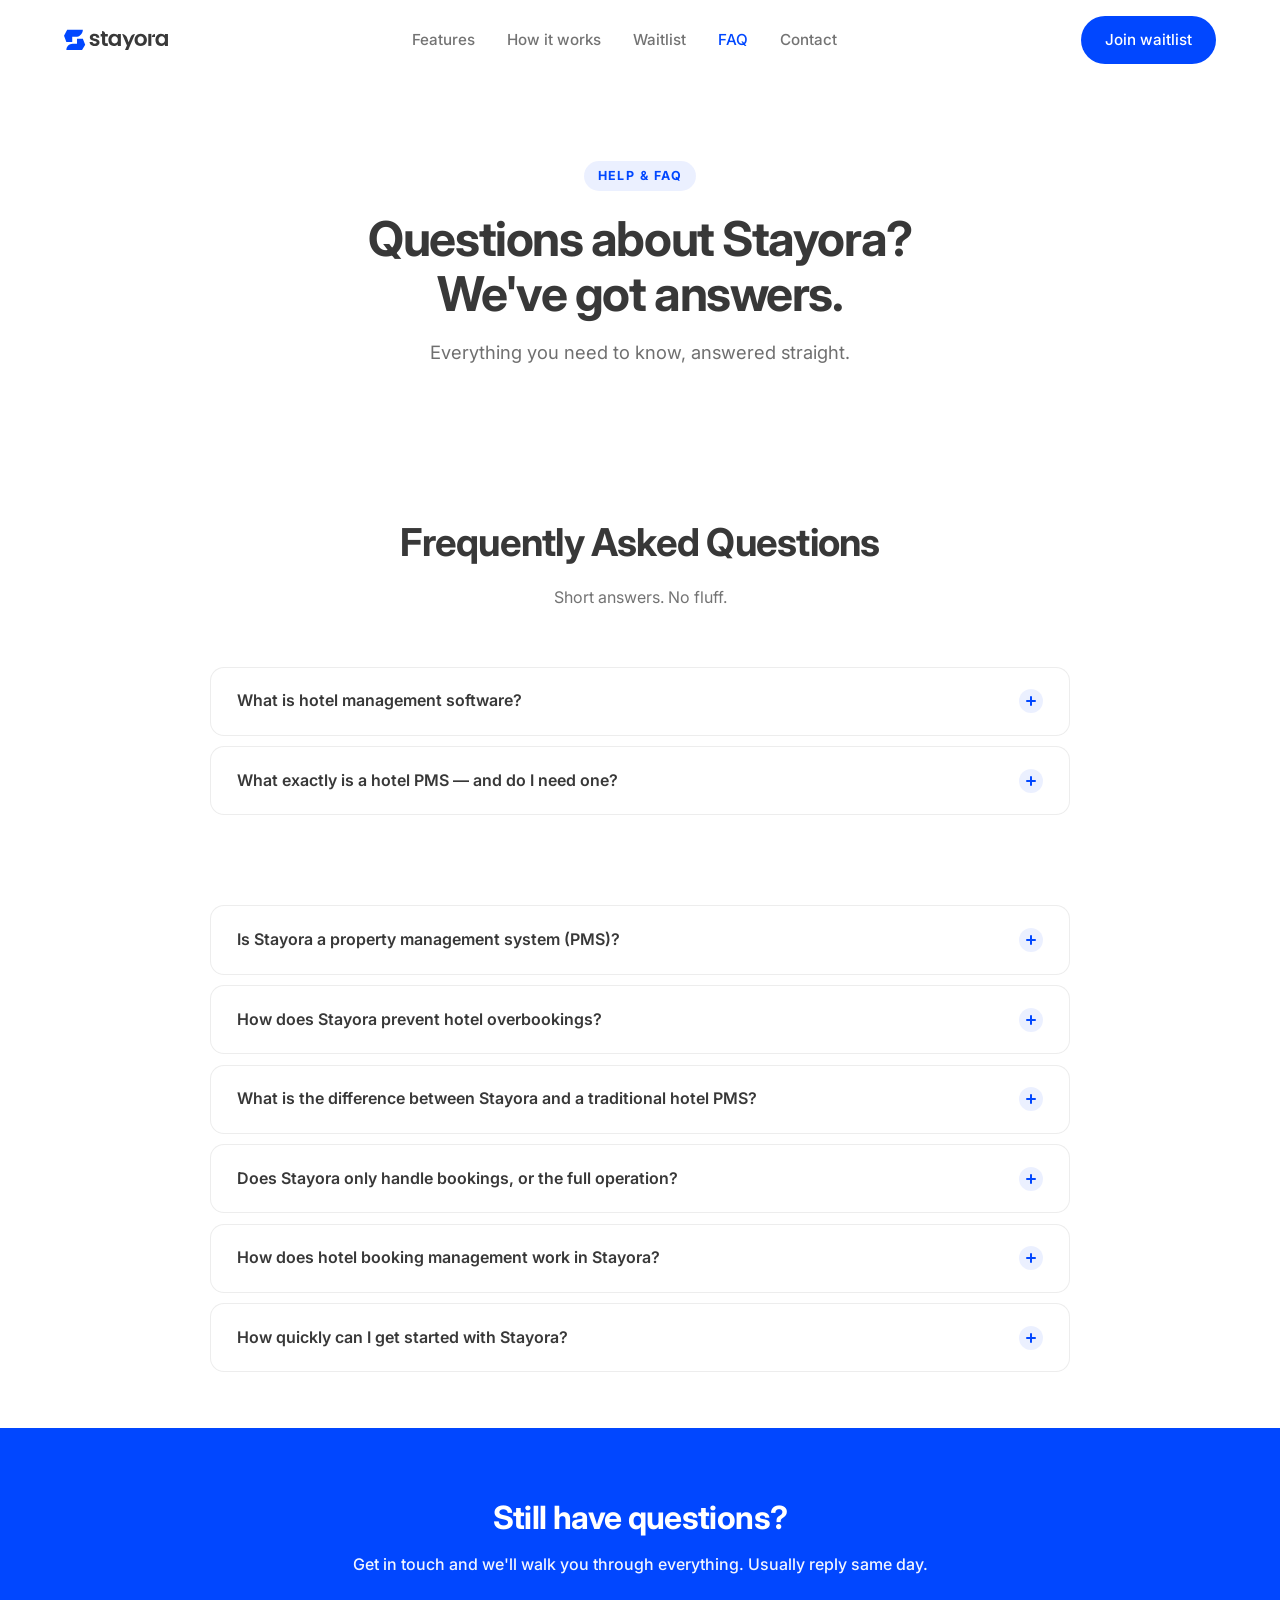
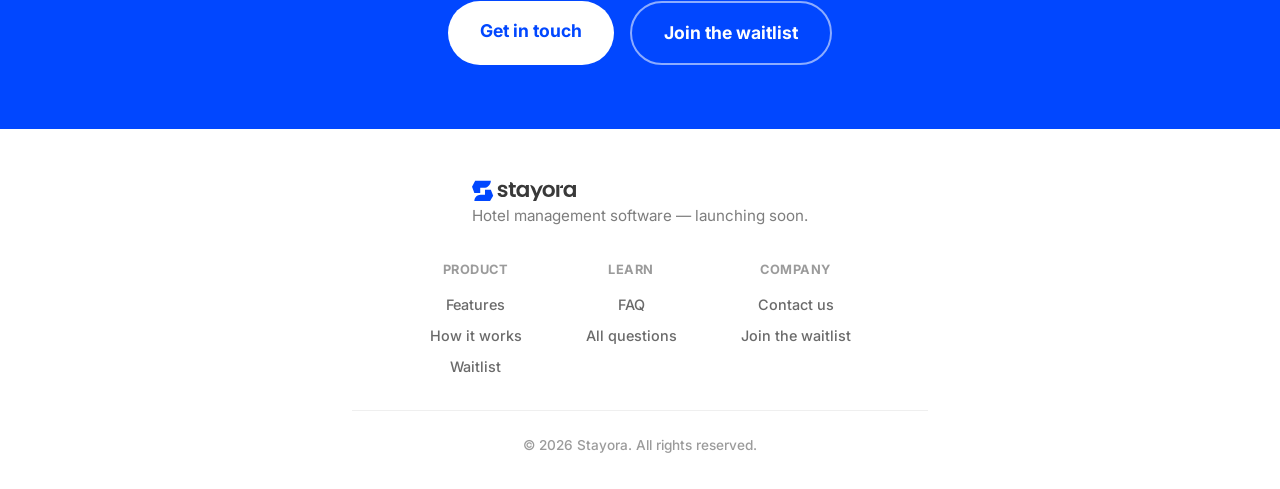
<file: faq.html>
<!DOCTYPE html>
<html lang="en">
<head>
    <meta charset="UTF-8">
    <meta name="viewport" content="width=device-width, initial-scale=1.0">
    <title>FAQ – Hotel Management Software Questions Answered | Stayora</title>
    <meta name="description" content="Answers to the most common questions about Stayora and hotel management software — what a PMS is, how overbookings are prevented, and more.">
    <meta name="keywords" content="hotel management software FAQ, what is hotel PMS, hotel management system questions, Stayora FAQ, hotel property management system explained">
    <meta name="author" content="Stayora">
    <meta name="robots" content="index, follow, max-snippet:-1, max-image-preview:large">
    <meta name="theme-color" content="#0f172a">
    <meta name="format-detection" content="telephone=no">
    <link rel="canonical" href="https://www.stayora.ro/faq.html">

    <meta property="og:type" content="website">
    <meta property="og:url" content="https://www.stayora.ro/faq.html">
    <meta property="og:site_name" content="Stayora">
    <meta property="og:title" content="FAQ – Hotel Management Software Questions Answered | Stayora">
    <meta property="og:description" content="Answers to the most common questions about Stayora and hotel management software.">
    <meta property="og:image" content="https://www.stayora.ro/public/og-image.png">
    <meta property="og:locale" content="en_US">

    <meta name="twitter:card" content="summary_large_image">
    <meta name="twitter:title" content="FAQ – Hotel Management Software Questions Answered | Stayora">
    <meta name="twitter:description" content="Answers to the most common questions about Stayora and hotel management software.">
    <meta name="twitter:image" content="https://www.stayora.ro/public/og-image.png">

    <script type="application/ld+json">
    [
      {
        "@context": "https://schema.org",
        "@type": "WebPage",
        "@id": "https://www.stayora.ro/faq.html",
        "url": "https://www.stayora.ro/faq.html",
        "name": "FAQ – Stayora Hotel Management Software",
        "description": "Answers to the most common questions about Stayora and hotel management software.",
        "isPartOf": { "@id": "https://www.stayora.ro/#website" }
      },
      {
        "@context": "https://schema.org",
        "@type": "FAQPage",
        "@id": "https://www.stayora.ro/faq.html#faq",
        "mainEntity": [
          {
            "@type": "Question",
            "name": "What is hotel management software?",
            "acceptedAnswer": {
              "@type": "Answer",
              "text": "Hotel management software is what keeps a hotel running without constant manual coordination. It handles reservations, room availability, check-ins, check-outs, housekeeping, and staff — all in one place instead of scattered across notebooks, email threads, and someone's memory. Also called a hotel PMS (Property Management System)."
            }
          },
          {
            "@type": "Question",
            "name": "What exactly is a hotel PMS — and do I need one?",
            "acceptedAnswer": {
              "@type": "Answer",
              "text": "A hotel property management system (PMS) is the software that stops everything from falling apart. Reservations, room status, check-ins, housekeeping — all in one place instead of scattered across notebooks, group chats, and memory. If you're currently running your hotel on spreadsheets and WhatsApp, that's exactly the gap a PMS fills. Stayora works differently from traditional PMS platforms: you set it up yourself, your staff figures it out the same day, and it doesn't cost more than a decent night's rate."
            }
          },
          {
            "@type": "Question",
            "name": "Who is Stayora built for?",
            "acceptedAnswer": {
              "@type": "Answer",
              "text": "Independent properties, mostly — B&Bs, guesthouses, boutique hotels, small urban inns, family-run hotels. Stayora is designed so you can have the whole thing configured on day one, no consultant required."
            }
          },
          {
            "@type": "Question",
            "name": "Is Stayora a property management system (PMS)?",
            "acceptedAnswer": {
              "@type": "Answer",
              "text": "Yes — it's a cloud-based hotel PMS built for independent hotels. Reservations, room availability, check-ins, guest records — all the core stuff is there, plus built-in staff coordination and housekeeping."
            }
          },
          {
            "@type": "Question",
            "name": "How does Stayora prevent hotel overbookings?",
            "acceptedAnswer": {
              "@type": "Answer",
              "text": "Every booking lands on the same live calendar the moment it's added. If a room is booked, it shows as booked for everyone on the team instantly. Most double-bookings happen because one person took a phone reservation and another took a walk-in and nobody told each other — that doesn't happen when everyone works from the same screen."
            }
          },
          {
            "@type": "Question",
            "name": "What is the difference between Stayora and a traditional hotel PMS?",
            "acceptedAnswer": {
              "@type": "Answer",
              "text": "Traditional PMS systems run on-premise, cost a lot to license, and need weeks of configuration. Stayora runs in any browser and you can figure out most of it on your own in the first day. Housekeeping and staff management are also built in — not sold as add-ons."
            }
          },
          {
            "@type": "Question",
            "name": "Does Stayora only handle bookings, or the full operation?",
            "acceptedAnswer": {
              "@type": "Answer",
              "text": "The full operation. Shift schedules, cleaning tasks, and room status all sit in the same dashboard as your reservations. On the Pro and Enterprise plans you also get task assignment and full housekeeping tracking."
            }
          },
          {
            "@type": "Question",
            "name": "How does hotel booking management work in Stayora?",
            "acceptedAnswer": {
              "@type": "Answer",
              "text": "Stayora's booking management is a calendar where every room is a row and every reservation is a block. You drag to move bookings, click to edit details, mark check-ins when guests arrive, and flag rooms for housekeeping when they check out. Any change shows up for everyone immediately."
            }
          },
          {
            "@type": "Question",
            "name": "How quickly can I get started with Stayora?",
            "acceptedAnswer": {
              "@type": "Answer",
              "text": "Same day, realistically. Add your rooms, set your rates, invite your staff — it takes an afternoon. No installation, no server to configure, no consultant required."
            }
          }
        ]
      }
    ]
    </script>

    <link rel="preconnect" href="https://fonts.googleapis.com">
    <link rel="preconnect" href="https://fonts.gstatic.com" crossorigin>
    <link href="https://fonts.googleapis.com/css2?family=Inter:ital,wght@0,400;0,500;0,600;0,700;1,400&display=swap" rel="stylesheet">
    <link rel="stylesheet" href="style.css">
    <link rel="icon" href="public/iconWebPhoto.svg" type="image/svg+xml">
</head>
<body class="load-wrap">
    <span id="top" class="page-top-anchor" aria-hidden="true"></span>
    <div class="header-sticky">
    <header class="header load-reveal">
        <a href="index.html" class="logo logo-home" aria-label="Stayora – go to homepage">
            <img src="public/logo.svg" alt="Stayora logo">
        </a>
        <nav class="nav" id="main-nav" aria-label="Main navigation">
            <div class="nav-links">
                <a href="index.html#features" class="nav-link">Features</a>
                <a href="index.html#howItWorks" class="nav-link">How it works</a>
                <a href="/waitlist/" class="nav-link">Waitlist</a>
                <a href="faq.html" class="nav-link nav-link--active">FAQ</a>
                <a href="index.html#contact" class="nav-link">Contact</a>
            </div>
            <a href="/waitlist/" class="btn-primary btn-header">Join waitlist</a>
        </nav>
    </header>
    </div>

    <main id="main-content">

    <!-- PAGE HERO -->
    <section class="page-hero load-reveal">
        <div class="page-hero-inner">
            <span class="page-hero-kicker">Help &amp; FAQ</span>
            <h1>Questions about Stayora?<br>We've got answers.</h1>
            <p class="page-hero-sub">Everything you need to know, answered straight.</p>
        </div>
    </section>

    <!-- FAQ SECTION -->
    <section class="faq-section" id="faq" aria-labelledby="faq-heading">
        <div class="faq-inner">
            <h2 id="faq-heading">Frequently Asked Questions</h2>
            <p class="how-sub">Short answers. No fluff.</p>

            <div class="faq-list">

                <details class="faq-item reveal">
                    <summary class="faq-question">
                        What is hotel management software?
                        <span class="faq-icon" aria-hidden="true"></span>
                    </summary>
                    <div class="faq-answer">
                        <p>The software that keeps a hotel running — reservations, rooms, check-ins, housekeeping — all in one place. Also called a <strong>hotel PMS (Property Management System)</strong>. Everyone on your team sees the same information, at the same time.</p>
                    </div>
                </details>

                <details class="faq-item reveal">
                    <summary class="faq-question">
                        What exactly is a hotel PMS — and do I need one?
                        <span class="faq-icon" aria-hidden="true"></span>
                    </summary>
                    <div class="faq-answer">
                        <p>The software that stops everything from falling apart. If you're running your hotel on spreadsheets and WhatsApp, a <strong>hotel PMS</strong> is exactly what fills that gap. Traditional ones are slow, expensive, and built for IT departments. Stayora is built for the person actually running the hotel.</p>
                    </div>
                </details>

                <details class="faq-item reveal">
                    <summary class="faq-question">
                        Who is Stayora built for?
                        <span class="faq-icon" aria-hidden="true"></span>
                    </summary>
                    <div class="faq-answer">
                        <p>Independent properties. B&amp;Bs, guesthouses, boutique hotels, small inns. The kind of place where the owner is also the front desk. Good <strong>hotel operations software</strong> at this scale shouldn't be a six-month project — Stayora is configured in one afternoon, no consultant required.</p>
                    </div>
                </details>

                <details class="faq-item reveal">
                    <summary class="faq-question">
                        Is Stayora a property management system (PMS)?
                        <span class="faq-icon" aria-hidden="true"></span>
                    </summary>
                    <div class="faq-answer">
                        <p>Yes. A cloud-based <strong>hotel property management system (PMS)</strong> for independent hotels. Reservations, rooms, check-ins, staff, housekeeping — one system. No add-ons needed.</p>
                    </div>
                </details>

                <details class="faq-item reveal">
                    <summary class="faq-question">
                        How does Stayora prevent hotel overbookings?
                        <span class="faq-icon" aria-hidden="true"></span>
                    </summary>
                    <div class="faq-answer">
                        <p>Every booking hits the same live calendar the moment it's added. If a room is taken, everyone sees it instantly. No second spreadsheet. No message to forward. No double-bookings because there's no second source of truth — that's the core of good <strong>hotel booking management</strong>.</p>
                    </div>
                </details>

                <details class="faq-item reveal">
                    <summary class="faq-question">
                        What is the difference between Stayora and a traditional hotel PMS?
                        <span class="faq-icon" aria-hidden="true"></span>
                    </summary>
                    <div class="faq-answer">
                        <p>Traditional PMS runs on-premise, costs a lot, and takes weeks to configure. Stayora is a cloud-based <strong>hotel management system</strong> that runs in any browser — figure most of it out on day one. Housekeeping and staff management are built in, not sold separately.</p>
                    </div>
                </details>

                <details class="faq-item reveal">
                    <summary class="faq-question">
                        Does Stayora only handle bookings, or the full operation?
                        <span class="faq-icon" aria-hidden="true"></span>
                    </summary>
                    <div class="faq-answer">
                        <p>The full operation. Most <strong>hotel management systems</strong> stop at the front desk. Stayora covers what comes after too — shift schedules, cleaning tasks, and room status all in the same dashboard as your reservations. When a guest asks about early check-in, you know the answer without calling anyone.</p>
                    </div>
                </details>

                <details class="faq-item reveal">
                    <summary class="faq-question">
                        How does hotel booking management work in Stayora?
                        <span class="faq-icon" aria-hidden="true"></span>
                    </summary>
                    <div class="faq-answer">
                        <p>A calendar where every room is a row and every reservation is a block. Drag to move bookings. Click to edit. Mark check-ins. Flag rooms for housekeeping. Every change shows up for everyone instantly — that's <strong>hotel booking management</strong> done right.</p>
                    </div>
                </details>

                <details class="faq-item reveal">
                    <summary class="faq-question">
                        How quickly can I get started with Stayora?
                        <span class="faq-icon" aria-hidden="true"></span>
                    </summary>
                    <div class="faq-answer">
                        <p>Same day. Add rooms, invite staff — it takes an afternoon. No installation. No server. No consultant. Works in any browser, on any device.</p>
                    </div>
                </details>

            </div>
        </div>
    </section>

    <!-- CTA -->
    <section class="cta-final reveal">
        <h2>Still have questions?</h2>
        <p>Get in touch and we'll walk you through everything. Usually reply same day.</p>
        <div class="cta-buttons">
            <a href="index.html#contact" class="btn-primary btn-large">Get in touch</a>
            <a href="/waitlist/" class="btn-outline btn-large">Join the waitlist</a>
        </div>
    </section>

    </main>

    <footer class="footer reveal" id="site-footer">
        <div class="footer-brand">
            <a href="index.html" class="logo logo-home" aria-label="Stayora – go to homepage">
                <img src="public/logo.svg" alt="Stayora logo">
            </a>
            <p class="footer-tagline">Hotel management software — launching soon.</p>
        </div>
        <div class="footer-links">
            <div class="footer-col">
                <span class="footer-col-title">Product</span>
                <a href="index.html#features">Features</a>
                <a href="index.html#howItWorks">How it works</a>
                <a href="/waitlist/">Waitlist</a>
            </div>
            <div class="footer-col">
                <span class="footer-col-title">Learn</span>
                <a href="faq.html">FAQ</a>
                <a href="faq.html#faq">All questions</a>
            </div>
            <div class="footer-col">
                <span class="footer-col-title">Company</span>
                <a href="index.html#contact">Contact us</a>
                <a href="/waitlist/">Join the waitlist</a>
            </div>
        </div>
        <div class="footer-bottom">
            <p class="footer-copy">© 2026 Stayora. All rights reserved.</p>
        </div>
    </footer>
    <script src="script.js"></script>
</body>
</html>
</file>
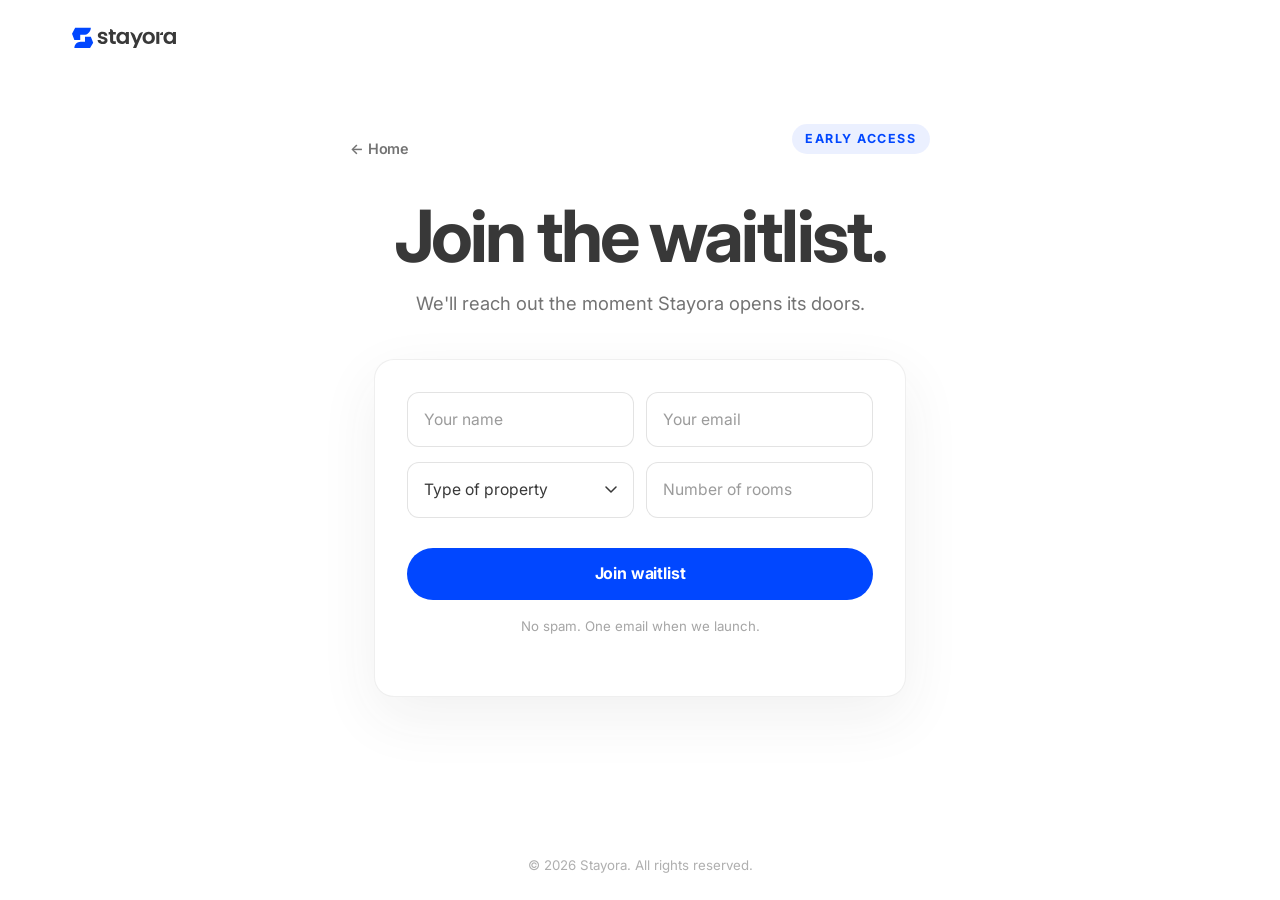
<file: waitlist.html>
<!DOCTYPE html>
<html lang="en">
<head>
    <meta charset="UTF-8">
    <meta name="viewport" content="width=device-width, initial-scale=1.0">
    <title>Join the Waitlist – Stayora</title>
    <meta name="description" content="Be among the first hotels to get access when Stayora launches. Join the waitlist now.">
    <meta name="robots" content="index, follow">
    <meta name="theme-color" content="#0f172a">
    <link rel="canonical" href="https://www.stayora.ro/waitlist.html">

    <meta property="og:type" content="website">
    <meta property="og:url" content="https://www.stayora.ro/waitlist.html">
    <meta property="og:site_name" content="Stayora">
    <meta property="og:title" content="Join the Waitlist – Stayora">
    <meta property="og:description" content="Be among the first hotels to get access when Stayora launches.">
    <meta property="og:image" content="https://www.stayora.ro/public/og-image.png">

    <link rel="preconnect" href="https://fonts.googleapis.com">
    <link rel="preconnect" href="https://fonts.gstatic.com" crossorigin>
    <link href="https://fonts.googleapis.com/css2?family=Inter:ital,wght@0,400;0,500;0,600;0,700;1,400&display=swap" rel="stylesheet">
    <link rel="stylesheet" href="style.css">
    <link rel="icon" href="public/iconWebPhoto.svg" type="image/svg+xml">
</head>
<body class="load-wrap waitlist-page">

    <header class="waitlist-header load-reveal">
        <a href="index.html" class="logo logo-home" aria-label="Stayora – go to homepage">
            <img src="public/logo.svg" alt="Stayora logo">
        </a>
    </header>

    <main>
        <section class="waitlist-hero load-reveal">
            <div class="waitlist-hero-top">
                <a href="index.html" class="waitlist-back">← Home</a>
                <span class="page-hero-kicker">Early access</span>
            </div>
            <h1>Join the waitlist.</h1>
            <p>We'll reach out the moment Stayora opens its doors.</p>
        </section>

        <div class="waitlist-form-section">

            <form class="waitlist-form-card" id="waitlistForm" novalidate>
                <input type="hidden" name="inquiryType" value="Waitlist">
                <input type="text" name="website" tabindex="-1" autocomplete="off" aria-hidden="true" style="display:none">

                <div class="form-row form-row-split">
                    <input class="contact-input" type="text" name="name" placeholder="Your name" required autocomplete="name">
                    <input class="contact-input" type="email" name="email" placeholder="Your email" required autocomplete="email">
                </div>

                <div class="form-row form-row-split">
                    <select class="contact-input contact-select" name="propertyType">
                        <option value="" disabled selected>Type of property</option>
                        <option value="B&amp;B">B&amp;B</option>
                        <option value="Guesthouse">Guesthouse</option>
                        <option value="Boutique hotel">Boutique hotel</option>
                        <option value="Small hotel">Small hotel</option>
                        <option value="Hotel group">Hotel group</option>
                        <option value="Other">Other</option>
                    </select>
                    <input class="contact-input" type="number" name="rooms" placeholder="Number of rooms" min="1" max="9999">
                </div>

                <div class="form-row">
                    <button type="submit" class="contact-btn waitlist-btn">Join waitlist</button>
                </div>

                <p class="waitlist-note">No spam. One email when we launch.</p>
            </form>

            <div class="waitlist-success" id="waitlistSuccess" aria-live="polite">
                <div class="waitlist-success-icon" aria-hidden="true"></div>
                <h2>You're on the list.</h2>
                <p>We'll reach out when early access opens.</p>
                <a href="index.html" class="btn-secondary waitlist-success-back">← Back to home</a>
            </div>

        </div>
    </main>

    <footer class="waitlist-footer">
        <p>© 2026 Stayora. All rights reserved.</p>
    </footer>

    <script src="script.js"></script>
    <script>
    (function () {
        var form    = document.getElementById('waitlistForm');
        var success = document.getElementById('waitlistSuccess');
        if (!form || !success) return;

        var statusEl = document.createElement('p');
        statusEl.className = 'waitlist-status';
        statusEl.setAttribute('aria-live', 'polite');
        form.appendChild(statusEl);

        form.addEventListener('submit', async function (e) {
            e.preventDefault();

            var data         = new FormData(form);
            var name         = String(data.get('name')         || '').trim();
            var email        = String(data.get('email')        || '').trim();
            var propertyType = String(data.get('propertyType') || '').trim();
            var rooms        = String(data.get('rooms')        || '').trim();

            if (!name || !email) {
                statusEl.textContent = 'Please fill in your name and email.';
                return;
            }

            if (data.get('website')) return; // honeypot

            var payload = {
                inquiryType:  'Waitlist',
                name:         name,
                email:        email,
                message:      'Waitlist signup',
                propertyType: propertyType || '',
                rooms:        rooms || ''
            };

            var btn = form.querySelector('button[type="submit"]');
            if (btn) btn.disabled = true;
            statusEl.textContent = 'Submitting...';

            if (window.location.protocol === 'file:') {
                statusEl.textContent = 'Push to GitHub to test — forms blocked by browser on local files.';
                if (btn) btn.disabled = false;
                return;
            }

            try {
                var qs = new URLSearchParams({
                    inquiryType:  payload.inquiryType,
                    name:         payload.name,
                    email:        payload.email,
                    message:      payload.message,
                    propertyType: payload.propertyType,
                    rooms:        payload.rooms
                });
                await fetch(FORM_ENDPOINT + '?' + qs.toString(), { mode: 'no-cors' });
                form.classList.add('is-hidden');
                success.classList.add('is-visible');
                var hero = document.querySelector('.waitlist-hero');
                if (hero) hero.classList.add('is-hidden');
            } catch (err) {
                statusEl.textContent = 'Something went wrong. Please try again.';
                if (btn) btn.disabled = false;
            }
        });
    })();
    </script>
</body>
</html>
</file>
<file: style.css>
:root {
    --color-primary: #0147ff;
    --color-primary-hover: #013fe3;
    --color-text: #383838;
    --color-text-muted: rgba(56, 56, 56, 0.7);
}

* {
    margin: 0;
    padding: 0;
    box-sizing: border-box;
}

html {
    scroll-behavior: smooth;
}

@keyframes pageEnter {
    from { opacity: 0; transform: translateY(14px); }
    to   { opacity: 1; transform: translateY(0); }
}

@keyframes pageExit {
    from { opacity: 1; transform: translateY(0); }
    to   { opacity: 0; transform: translateY(-10px); }
}

body {
    font-family: "Inter", sans-serif;
    font-weight: 400;
    color: var(--color-text);
    background: white;
    background-attachment: fixed;
    min-height: 100vh;
    line-height: 1.6;
    -webkit-font-smoothing: antialiased;
    animation: pageEnter 0.45s cubic-bezier(0.16, 1, 0.3, 1) both;
}

body.page-exit {
    animation: pageExit 0.22s ease forwards !important;
    pointer-events: none;
}

a {
    color: inherit;
    text-decoration: none;
}

button {
    font-family: inherit;
    cursor: pointer;
}

.page-top-anchor {
    position: absolute;
    top: 0;
    left: 0;
    width: 1px;
    height: 1px;
    pointer-events: none;
}

#features,
#howItWorks,
#pricing,
#about,
#faq,
#contact {
    scroll-margin-top: 96px;
}

.header-sticky {
    position: sticky;
    top: 0;
    z-index: 100;
    background: #fff;
    border-bottom: 1px solid transparent;
    transition: border-color 0.2s, box-shadow 0.2s;
}

.header-sticky.is-scrolled {
    border-bottom-color: rgba(56, 56, 56, 0.08);
    box-shadow: 0 1px 0 rgba(56, 56, 56, 0.04);
}

.header {
    display: grid;
    grid-template-columns: auto 1fr auto;
    align-items: center;
    max-width: 1200px;
    margin: 0 auto;
    padding: 1rem 1.5rem;
}

.logo {
    justify-self: start;
    display: flex;
    align-items: center;
    height: 100%;
}

.logo img {
    height: 28px;
    width: auto;
    display: block;
    object-fit: contain;
    transition: transform 0.2s ease, opacity 0.2s ease;
}

.logo img:hover {
    transform: scale(1.03);
    opacity: 0.9;
}

.nav {
    display: contents;
}

.nav-links {
    display: flex;
    gap: 2rem;
    justify-content: center;
}

.nav a {
    font-size: 0.95rem;
    font-weight: 500;
    color: var(--color-text-muted);
    transition: color 0.2s;
}

.nav a:hover {
    color: var(--color-text);
}

.nav .nav-link {
    opacity: 0;
    transform: translateY(-10px);
    transition: opacity 0.4s ease-out, transform 0.4s ease-out, color 0.2s;
}

.load-wrap.loaded .nav .nav-link:nth-child(1) { transition-delay: 0.08s; }
.load-wrap.loaded .nav .nav-link:nth-child(2) { transition-delay: 0.14s; }
.load-wrap.loaded .nav .nav-link:nth-child(3) { transition-delay: 0.2s; }
.load-wrap.loaded .nav .nav-link:nth-child(4) { transition-delay: 0.26s; }

.load-wrap.loaded .nav .nav-link {
    opacity: 1;
    transform: translateY(0);
}

.btn-primary {
    display: inline-block;
    padding: 0.75rem 1.5rem;
    background: var(--color-primary);
    color: #fff;
    font-weight: 700;
    font-size: 0.95rem;
    border: none;
    border-radius: 999px;
    transition: background 0.2s, transform 0.15s;
}

.btn-primary:hover {
    background: var(--color-primary-hover);
    transform: translateY(-1px);
}

.btn-secondary {
    display: inline-block;
    padding: 0.75rem 1.5rem;
    background: transparent;
    color: var(--color-text);
    font-weight: 700;
    font-size: 0.95rem;
    border: 2px solid var(--color-text);
    border-radius: 999px;
    transition: background 0.2s, color 0.2s;
}

.btn-secondary:hover {
    background: var(--color-text);
    color: #fff;
}

.btn-header {
    margin-left: auto;
}

.nav .btn-primary {
    color: #fff;
    margin-left: auto;
}

.nav .btn-primary:hover {
    color: #fff;
}

.btn-large {
    padding: 1rem 2rem;
    font-size: 1.1rem;
}

.cta-waitlist {
    justify-self: end;
}

.hero {
    max-width: 1200px;
    margin: 0 auto;
    padding: 4rem 1.5rem 5rem;
    text-align: center;
}

.hero-with-demo {
    display: flex;
    flex-direction: column;
    align-items: center;
}

.hero-inner {
    margin-bottom: 3rem;
}

.hero h1 {
    font-size: clamp(2.25rem, 5vw, 3.5rem);
    font-weight: 700;
    color: var(--color-text);
    margin-bottom: 1.25rem;
    letter-spacing: -0.03em;
    line-height: 1.15;
}

.hero-sub {
    font-size: clamp(1rem, 2vw, 1.2rem);
    color: rgba(56, 56, 56, 0.75);
    max-width: 36rem;
    margin: 0 auto 1.75rem;
}

.hero-ctas {
    display: flex;
    gap: 1rem;
    justify-content: center;
    flex-wrap: wrap;
}

.hero-demo {
    width: 100%;
    max-width: 1060px;
    margin-top: 2rem;
}

.hero-demo .calendar-demo-shell {
    border-radius: 16px;
    box-shadow: 0 30px 80px rgba(56, 56, 56, 0.15);
}

.why-section {
    max-width: 1200px;
    margin: 0 auto;
    padding: 3.5rem 1.5rem 4rem;
}

.why-inner {
    max-width: 960px;
    margin: 0 auto;
    padding-top: 5rem;
    text-align: left;
}

.section-kicker {
    font-size: 0.8rem;
    font-weight: 700;
    text-transform: uppercase;
    letter-spacing: 0.12em;
    color: var(--color-primary);
    margin-bottom: 0.5rem;
}

.why-section h2 {
    font-size: clamp(1.9rem, 3vw, 2.4rem);
    font-weight: 700;
    letter-spacing: -0.02em;
    color: var(--color-text);
    margin-bottom: 0.75rem;
    text-align: center;
}

.why-sub {
    font-size: 1rem;
    color: var(--color-text-muted);
    max-width: 40rem;
    margin-bottom: 2rem;
}

.why-heading .why-brand img {
    padding-top: 0.1rem;
    height: 2.25rem;
    width: auto;
    display: inline-block;
    vertical-align: middle;
}

.why-grid {
    display: grid;
    grid-template-columns: repeat(3, minmax(0, 1fr));
    gap: 2rem;
}

.why-item {
    background: #ffffff;
    border-radius: 14px;
    border: 1px solid rgba(56, 56, 56, 0.06);
    padding: 2.25rem 2rem;
    min-height: 240px;
    box-shadow: 0 10px 30px rgba(56, 56, 56, 0.04);
    opacity: 0;
    transform: translateY(18px);
    transition:
        opacity 0.5s ease,
        transform 0.5s ease,
        box-shadow 0.18s ease,
        border-color 0.18s ease;
}

.why-item:hover {
    transform: translateY(-3px);
    box-shadow: 0 16px 40px rgba(56, 56, 56, 0.08);
    border-color: rgba(1, 71, 255, 0.14);
}

.why-section.reveal.in-view .why-item {
    opacity: 1;
    transform: translateY(0);
}

.why-section.reveal.in-view .why-item:nth-child(1) { transition-delay: 0.08s; }
.why-section.reveal.in-view .why-item:nth-child(2) { transition-delay: 0.16s; }
.why-section.reveal.in-view .why-item:nth-child(3) { transition-delay: 0.24s; }

.why-item h3 {
    font-size: 1.14rem;
    font-weight: 600;
    margin-bottom: 0.55rem;
    color: var(--color-text);
}

.why-item p {
    font-size: 1rem;
    color: rgba(56, 56, 56, 0.75);
    line-height: 1.6;
}

.how-section {
    max-width: 1200px;
    margin: 0 auto;
    padding: 10rem 1.5rem 4.25rem;
}

.how-inner {
    max-width: 960px;
    margin: 0 auto;
}

.how-section h2 {
    font-size: clamp(1.9rem, 3vw, 2.4rem);
    font-weight: 700;
    letter-spacing: -0.02em;
    color: var(--color-text);
    text-align: center;
    margin-bottom: 0.75rem;
}

.how-sub {
    text-align: center;
    font-size: 1rem;
    color: var(--color-text-muted);
    max-width: 42rem;
    margin: 0 auto 2.2rem;
}

.how-steps {
    display: grid;
    grid-template-columns: repeat(3, minmax(0, 1fr));
    gap: 2rem;
}

.how-step {
    background: #fff;
    border-radius: 14px;
    border: 1px solid rgba(56, 56, 56, 0.06);
    padding: 2.1rem 1.9rem;
    min-height: 240px;
    box-shadow: 0 10px 30px rgba(56, 56, 56, 0.04);
    opacity: 0;
    transform: translateY(16px);
    transition:
        opacity 0.5s ease,
        transform 0.5s ease,
        box-shadow 0.18s ease,
        border-color 0.18s ease;
}

.how-step:hover {
    transform: translateY(-3px);
    box-shadow: 0 16px 40px rgba(56, 56, 56, 0.08);
    border-color: rgba(1, 71, 255, 0.14);
}

.how-step-number {
    display: inline-flex;
    align-items: center;
    justify-content: center;
    min-width: 2.5rem;
    height: 2.5rem;
    padding: 0 0.7rem;
    margin-bottom: 1rem;
    border-radius: 999px;
    background: rgba(1, 71, 255, 0.1);
    color: var(--color-primary);
    font-size: 0.92rem;
    font-weight: 700;
}

.how-step h3 {
    font-size: 1.14rem;
    font-weight: 600;
    margin-bottom: 0.55rem;
    color: var(--color-text);
}

.how-step p {
    font-size: 1rem;
    color: rgba(56, 56, 56, 0.75);
    line-height: 1.6;
}

.how-section.reveal.in-view .how-step {
    opacity: 1;
    transform: translateY(0);
}

.how-section.reveal.in-view .how-step:nth-child(1) { transition-delay: 0.08s; }
.how-section.reveal.in-view .how-step:nth-child(2) { transition-delay: 0.16s; }
.how-section.reveal.in-view .how-step:nth-child(3) { transition-delay: 0.24s; }

.contact-section {
    max-width: 1200px;
    margin: 0 auto;
    padding: 5rem 1.5rem 4.25rem;
}

.contact-inner {
    max-width: 960px;
    margin: 0 auto;
}

.contact-section h2 {
    font-size: clamp(1.9rem, 3vw, 2.4rem);
    font-weight: 700;
    letter-spacing: -0.02em;
    color: var(--color-text);
    text-align: center;
    margin-bottom: 0.75rem;
}

.contact-sub {
    text-align: center;
    font-size: 1rem;
    color: var(--color-text-muted);
    max-width: 42rem;
    margin: 0 auto 2.2rem;
}

.contact-form {
    max-width: 720px;
    margin: 0 auto;
    background: #fff;
    border: 1px solid rgba(56, 56, 56, 0.08);
    border-radius: 16px;
    padding: 1.6rem;
    box-shadow: 0 12px 34px rgba(56, 56, 56, 0.05);
}

.form-row + .form-row {
    margin-top: 0.9rem;
}

.contact-input,
.contact-textarea {
    width: 100%;
    border: 1px solid rgba(56, 56, 56, 0.14);
    border-radius: 12px;
    background: #fff;
    color: var(--color-text);
    font: inherit;
    font-size: 0.98rem;
    padding: 0.9rem 1rem;
    outline: none;
    transition: border-color 0.18s ease, box-shadow 0.18s ease;
}

.contact-textarea {
    min-height: 130px;
    resize: vertical;
}

.contact-input::placeholder,
.contact-textarea::placeholder {
    color: rgba(56, 56, 56, 0.5);
}

.contact-input:focus,
.contact-textarea:focus {
    border-color: rgba(1, 71, 255, 0.45);
    box-shadow: 0 0 0 3px rgba(1, 71, 255, 0.12);
}

.contact-btn {
    margin-top: 1rem;
    display: inline-flex;
    align-items: center;
    justify-content: center;
    min-height: 46px;
    padding: 0.75rem 1.35rem;
    border: none;
    border-radius: 999px;
    background: var(--color-primary);
    color: #fff;
    font: inherit;
    font-weight: 700;
    transition: background 0.2s ease, transform 0.15s ease;
}

.contact-btn:hover {
    background: var(--color-primary-hover);
    transform: translateY(-1px);
}

.load-wrap .header.load-reveal,
.load-wrap .hero .load-reveal,
.load-wrap .page-hero.load-reveal {
    opacity: 0;
    transform: translateY(24px);
    transition: opacity 0.6s ease-out, transform 0.6s ease-out;
}

.load-wrap.loaded .header.load-reveal,
.load-wrap.loaded .hero .load-reveal,
.load-wrap.loaded .page-hero.load-reveal {
    opacity: 1;
    transform: translateY(0);
}

.reveal {
    opacity: 0;
    transform: translateY(40px);
    transition: opacity 0.7s cubic-bezier(0.22, 1, 0.36, 1), transform 0.7s cubic-bezier(0.22, 1, 0.36, 1);
}

.reveal.in-view {
    opacity: 1;
    transform: translateY(0);
}

.calendar-demo-shell {
    background: rgba(255, 255, 255, 0.92);
    border: 1px solid rgba(56, 56, 56, 0.08);
    border-radius: 20px;
    box-shadow: 0 20px 50px rgba(56, 56, 56, 0.08);
    overflow: hidden;
}

.calendar-demo-shell:hover {
    box-shadow: 0 24px 60px rgba(56, 56, 56, 0.1);
}

.calendar-demo-topbar {
    display: flex;
    align-items: center;
    justify-content: space-between;
    gap: 1rem;
    padding: 1rem;
    border-bottom: 1px solid rgba(56, 56, 56, 0.08);
    flex-wrap: wrap;
}

.calendar-demo-title {
    display: flex;
    flex-direction: column;
    gap: 0.15rem;
}

.calendar-demo-title strong {
    font-size: 1rem;
    font-weight: 700;
}

.calendar-demo-title span {
    font-size: 0.85rem;
    color: var(--color-text-muted);
}

.calendar-board-wrap {
    overflow-x: visible;
    padding: 1rem;
}

.calendar-board {
    position: relative;
    width: 100%;
}

.calendar-grid {
    display: grid;
    grid-template-columns: minmax(110px, 1.05fr) repeat(4, minmax(0, 1fr));
    grid-auto-rows: clamp(62px, 6vw, 78px);
    gap: 0;
    background: #fff;
    border: 1px solid rgba(56, 56, 56, 0.09);
    border-radius: 18px;
    overflow: hidden;
}

.calendar-cell {
    background: #fff;
    position: relative;
    border-bottom: 1px solid rgba(56, 56, 56, 0.07);
}

.calendar-cell.header {
    min-height: 58px;
    background: #fff;
    font-size: 0.85rem;
    font-weight: 700;
    display: flex;
    align-items: center;
    justify-content: center;
    text-align: center;
    padding: 0.5rem;
    color: var(--color-primary);
    border-bottom: 1px solid rgba(56, 56, 56, 0.1);
}

.calendar-cell.day-label {
    display: flex;
    align-items: center;
    justify-content: center;
    background: #fff;
    font-size: 0.82rem;
    font-weight: 600;
    padding: 0.5rem;
    text-align: center;
    color: var(--color-text-muted);
    border-right: 1px solid rgba(56, 56, 56, 0.07);
}

.calendar-cell.dropzone.drag-over {
    background: rgba(1, 71, 255, 0.1);
    box-shadow:
        inset 0 0 0 2px rgba(1, 71, 255, 0.22),
        inset 0 0 24px rgba(1, 71, 255, 0.08);
}

.calendar-cell.dropzone.drag-over-invalid {
    cursor: not-allowed;
    background: rgba(220, 38, 38, 0.08);
    box-shadow:
        inset 0 0 0 2px rgba(220, 38, 38, 0.28),
        inset 0 0 20px rgba(220, 38, 38, 0.06);
}

.calendar-bookings-layer {
    position: absolute;
    inset: 0;
    pointer-events: none;
}

.booking-bar {
    position: absolute;
    border-radius: 14px;
    color: #fff;
    padding: 0.7rem 0.75rem;
    display: flex;
    flex-direction: column;
    justify-content: center;
    box-shadow: 0 12px 28px rgba(56, 56, 56, 0.14);
    cursor: grab;
    pointer-events: auto;
    user-select: none;
    overflow: hidden;
    transition:
        transform 0.18s ease,
        box-shadow 0.22s ease,
        opacity 0.18s ease,
        left 0.22s ease,
        top 0.22s ease,
        height 0.22s ease;
    will-change: transform, left, top, height;
}

.booking-bar:hover {
    transform: translateY(-2px) scale(1.01);
    box-shadow: 0 18px 36px rgba(56, 56, 56, 0.2);
}

.booking-bar.is-dragging {
    opacity: 0.55;
    transform: scale(1.02);
    box-shadow: 0 22px 44px rgba(1, 71, 255, 0.18);
    z-index: 5;
}

.booking-bar:active {
    cursor: grabbing;
}

.booking-bar.confirmed {
    background: linear-gradient(135deg, #0147ff, #3b82f6);
}

.booking-bar.checkedin {
    background: linear-gradient(135deg, #0f766e, #14b8a6);
}

.booking-bar.cleaning {
    background: linear-gradient(135deg, #d97706, #f59e0b);
}

.booking-guest {
    font-size: 0.88rem;
    font-weight: 700;
    line-height: 1.1;
    overflow: hidden;
    text-overflow: ellipsis;
}

.booking-meta {
    margin-top: 0.22rem;
    font-size: 0.75rem;
    opacity: 0.94;
    overflow: hidden;
    text-overflow: ellipsis;
}

.calendar-demo-legend {
    display: flex;
    flex-wrap: wrap;
    gap: 1rem;
    padding: 0 1rem 1rem;
    font-size: 0.85rem;
    color: var(--color-text-muted);
}

.calendar-demo-legend span {
    display: inline-flex;
    align-items: center;
    gap: 0.45rem;
}

.legend-dot {
    width: 10px;
    height: 10px;
    border-radius: 50%;
    display: inline-block;
}

.legend-dot.confirmed { background: #0147ff; }
.legend-dot.checkedin { background: #14b8a6; }
.legend-dot.cleaning { background: #f59e0b; }

.cta-final {
    background: var(--color-primary);
    color: #fff;
    text-align: center;
    padding: 4rem 1.5rem;
}

.cta-final h2 {
    font-size: clamp(1.5rem, 3vw, 2rem);
    font-weight: 700;
    margin-bottom: 0.5rem;
    letter-spacing: -0.02em;
}

.cta-final p {
    font-size: 1rem;
    font-weight: 500;
    opacity: 0.95;
    margin-bottom: 1.5rem;
}

.cta-final .btn-primary {
    background: #fff;
    color: var(--color-primary);
}

.cta-final .btn-primary:hover {
    background: rgba(255, 255, 255, 0.9);
    color: var(--color-primary-hover);
}

.footer {
    max-width: 1200px;
    margin: 0 auto;
    padding: 3rem 1.5rem 2rem;
    display: flex;
    flex-direction: column;
    align-items: center;
    text-align: center;
}

.footer-brand {
    margin-bottom: 2rem;
}

.footer-tagline {
    font-size: 0.95rem;
    color: rgba(56, 56, 56, 0.65);
    max-width: 28rem;
    line-height: 1.5;
}

.footer-links {
    display: flex;
    gap: 4rem;
    flex-wrap: wrap;
    justify-content: center;
    margin-bottom: 2rem;
}

.footer-col {
    display: flex;
    flex-direction: column;
    align-items: center;
    gap: 0.5rem;
}

.footer-col-title {
    font-size: 0.8rem;
    font-weight: 700;
    color: rgba(56, 56, 56, 0.5);
    text-transform: uppercase;
    letter-spacing: 0.04em;
    margin-bottom: 0.25rem;
}

.footer-col a {
    font-size: 0.9rem;
    font-weight: 500;
    color: rgba(56, 56, 56, 0.75);
    transition: color 0.2s;
}

.footer-col a:hover {
    color: var(--color-primary);
}

.footer-bottom {
    padding-top: 1.5rem;
    border-top: 1px solid rgba(56, 56, 56, 0.08);
    width: 100%;
    max-width: 36rem;
    text-align: center;
}

.footer-copy {
    font-size: 0.85rem;
    font-weight: 500;
    color: rgba(56, 56, 56, 0.5);
}

.footer-social-link {
    display: flex;
    align-items: center;
    gap: 0.4rem;
    font-size: 0.9rem;
    font-weight: 500;
    color: rgba(56, 56, 56, 0.75);
    transition: color 0.2s;
    text-decoration: none;
}

.footer-social-link:hover {
    color: var(--color-primary);
}

.footer-social-link svg {
    flex-shrink: 0;
}

/* ── Waitlist page ───────────────────────────────────── */
.waitlist-page {
    display: flex;
    flex-direction: column;
    min-height: 100vh;
}

.waitlist-header {
    display: flex;
    align-items: center;
    justify-content: space-between;
    padding: 1.5rem 2rem;
    max-width: 1200px;
    margin: 0 auto;
    width: 100%;
}

.waitlist-back {
    font-size: 0.9rem;
    font-weight: 600;
    color: var(--color-text-muted);
    transition: color 0.2s;
    letter-spacing: -0.01em;
}

.waitlist-back:hover {
    color: var(--color-primary);
}

.waitlist-hero {
    text-align: center;
    padding: 3rem 1.5rem 2.5rem;
    flex: 0 0 auto;
}

.waitlist-hero-top {
    display: flex;
    align-items: center;
    justify-content: space-between;
    max-width: 580px;
    margin: 0 auto 1.5rem;
}

.waitlist-hero h1 {
    font-size: clamp(2.8rem, 7vw, 4.5rem);
    font-weight: 700;
    letter-spacing: -0.04em;
    line-height: 1.05;
    color: var(--color-text);
    margin-top: 1rem;
    margin-bottom: 1rem;
}

.waitlist-hero p {
    font-size: clamp(1rem, 2vw, 1.15rem);
    color: var(--color-text-muted);
    line-height: 1.6;
}

.waitlist-form-section {
    max-width: 580px;
    margin: 0 auto;
    padding: 0 1.5rem 5rem;
    width: 100%;
    flex: 1;
}

.waitlist-form-card {
    background: #fff;
    border: 1px solid rgba(56, 56, 56, 0.08);
    border-radius: 20px;
    padding: 2rem;
    box-shadow: 0 20px 60px rgba(56, 56, 56, 0.07);
    transition: opacity 0.3s ease;
}

.waitlist-form-card.is-hidden,
.waitlist-hero.is-hidden {
    display: none;
}

.form-row-split {
    display: grid;
    grid-template-columns: 1fr 1fr;
    gap: 0.75rem;
}

.contact-select {
    appearance: none;
    -webkit-appearance: none;
    background-image: url("data:image/svg+xml,%3Csvg xmlns='http://www.w3.org/2000/svg' width='12' height='8' viewBox='0 0 12 8'%3E%3Cpath d='M1 1l5 5 5-5' stroke='%23383838' stroke-width='1.5' fill='none' stroke-linecap='round' stroke-linejoin='round'/%3E%3C/svg%3E");
    background-repeat: no-repeat;
    background-position: right 1rem center;
    padding-right: 2.5rem;
    cursor: pointer;
    color: var(--color-text);
}

.contact-select option[value=""][disabled] {
    color: rgba(56, 56, 56, 0.5);
}

.waitlist-btn {
    width: 100%;
    font-size: 1rem;
    min-height: 52px;
    letter-spacing: -0.01em;
}

.waitlist-note {
    text-align: center;
    margin-top: 1rem;
    font-size: 0.83rem;
    color: rgba(56, 56, 56, 0.45);
}

.waitlist-status {
    text-align: center;
    margin-top: 0.6rem;
    font-size: 0.88rem;
    color: var(--color-text-muted);
    min-height: 1.2em;
}

.waitlist-success {
    display: none;
    text-align: center;
    padding: 3rem 1.5rem 2rem;
    animation: fadeUp 0.5s cubic-bezier(0.22, 1, 0.36, 1) both;
}

.waitlist-success.is-visible {
    display: block;
}

.waitlist-success-icon {
    width: 52px;
    height: 52px;
    border-radius: 50%;
    background: rgba(1, 71, 255, 0.08);
    margin: 0 auto 1.5rem;
    position: relative;
}

.waitlist-success-icon::after {
    content: '';
    position: absolute;
    top: 50%;
    left: 50%;
    transform: translate(-50%, -55%) rotate(45deg);
    width: 10px;
    height: 16px;
    border-right: 2.5px solid var(--color-primary);
    border-bottom: 2.5px solid var(--color-primary);
}

.waitlist-success h2 {
    font-size: clamp(1.6rem, 3vw, 2.2rem);
    font-weight: 700;
    letter-spacing: -0.03em;
    color: var(--color-text);
    margin-bottom: 0.6rem;
}

.waitlist-success p {
    font-size: 1rem;
    color: var(--color-text-muted);
    margin-bottom: 1.75rem;
}

.waitlist-success-back {
    display: inline-flex;
}

.waitlist-footer {
    text-align: center;
    padding: 1.5rem;
    font-size: 0.83rem;
    color: rgba(56, 56, 56, 0.4);
    margin-top: auto;
}

@keyframes fadeUp {
    from { opacity: 0; transform: translateY(16px); }
    to   { opacity: 1; transform: translateY(0); }
}

@media (max-width: 480px) {
    .waitlist-header {
        padding: 1.25rem 1.25rem;
    }
    .waitlist-hero {
        padding: 2.5rem 1.25rem 2rem;
    }
    .form-row-split {
        grid-template-columns: 1fr;
    }
    .waitlist-form-card {
        padding: 1.5rem 1.25rem;
    }
}

/* ── Active nav link (current page) ─────────────────── */
.nav-link--active {
    color: var(--color-primary) !important;
}

/* ── Inner page hero ─────────────────────────────────── */
.page-hero {
    max-width: 1200px;
    margin: 0 auto;
    padding: 5rem 1.5rem 4rem;
    text-align: center;
}

.page-hero-inner {
    max-width: 700px;
    margin: 0 auto;
}

.page-hero-kicker {
    display: inline-block;
    font-size: 0.78rem;
    font-weight: 700;
    text-transform: uppercase;
    letter-spacing: 0.12em;
    color: var(--color-primary);
    background: rgba(1, 71, 255, 0.08);
    padding: 0.3rem 0.85rem;
    border-radius: 999px;
    margin-bottom: 1.25rem;
}

.page-hero h1 {
    font-size: clamp(2rem, 4.5vw, 3rem);
    font-weight: 700;
    letter-spacing: -0.03em;
    line-height: 1.15;
    color: var(--color-text);
    margin-bottom: 1rem;
}

.page-hero-sub {
    font-size: clamp(1rem, 2vw, 1.15rem);
    color: rgba(56, 56, 56, 0.72);
    line-height: 1.65;
    max-width: 32rem;
    margin: 0 auto;
}

/* ── SEO Content Section ─────────────────────────────── */
.seo-section {
    max-width: 1200px;
    margin: 0 auto;
    padding: 5rem 1.5rem 4rem;
}

.seo-inner {
    max-width: 1060px;
    margin: 0 auto;
}

.seo-section h2 {
    font-size: clamp(1.9rem, 3vw, 2.4rem);
    font-weight: 700;
    letter-spacing: -0.02em;
    color: var(--color-text);
    text-align: center;
    margin-bottom: 0.75rem;
}

.seo-grid {
    display: grid;
    grid-template-columns: repeat(2, 1fr);
    gap: 1.5rem;
    margin-top: 3rem;
}

.seo-card {
    background: #fff;
    border-radius: 14px;
    border: 1px solid rgba(56, 56, 56, 0.06);
    padding: 2.25rem 2rem;
    box-shadow: 0 10px 30px rgba(56, 56, 56, 0.04);
    opacity: 0;
    transform: translateY(18px);
    transition:
        opacity 0.5s ease,
        transform 0.5s ease,
        box-shadow 0.18s ease,
        border-color 0.18s ease;
}

.seo-card:hover {
    transform: translateY(-3px);
    box-shadow: 0 16px 40px rgba(56, 56, 56, 0.08);
    border-color: rgba(1, 71, 255, 0.14);
}

.seo-section.reveal.in-view .seo-card {
    opacity: 1;
    transform: translateY(0);
}

.seo-section.reveal.in-view .seo-card:nth-child(1) { transition-delay: 0.06s; }
.seo-section.reveal.in-view .seo-card:nth-child(2) { transition-delay: 0.12s; }
.seo-section.reveal.in-view .seo-card:nth-child(3) { transition-delay: 0.18s; }
.seo-section.reveal.in-view .seo-card:nth-child(4) { transition-delay: 0.24s; }

.seo-card-kicker {
    display: block;
    font-size: 0.75rem;
    font-weight: 700;
    text-transform: uppercase;
    letter-spacing: 0.1em;
    color: var(--color-primary);
    margin-bottom: 0.5rem;
}

.seo-card h3 {
    font-size: 1.1rem;
    font-weight: 600;
    color: var(--color-text);
    margin-bottom: 0.75rem;
    line-height: 1.35;
}

.seo-card p {
    font-size: 0.97rem;
    color: rgba(56, 56, 56, 0.78);
    line-height: 1.72;
    margin: 0;
}

.seo-link {
    color: var(--color-primary);
    font-weight: 600;
    text-decoration: underline;
    text-decoration-color: rgba(1, 71, 255, 0.3);
    text-underline-offset: 3px;
    transition: text-decoration-color 0.2s;
}

.seo-link:hover {
    text-decoration-color: var(--color-primary);
}

/* ── FAQ Section ─────────────────────────────────────── */
.faq-section {
    max-width: 1200px;
    margin: 0 auto;
    padding: 5rem 1.5rem 4.5rem;
}

.faq-inner {
    max-width: 860px;
    margin: 0 auto;
}

.faq-section h2 {
    font-size: clamp(1.9rem, 3vw, 2.4rem);
    font-weight: 700;
    letter-spacing: -0.02em;
    color: var(--color-text);
    text-align: center;
    margin-bottom: 0.75rem;
}

.faq-list {
    display: flex;
    flex-direction: column;
    gap: 0.65rem;
    margin-top: 2.5rem;
}

.faq-item {
    background: #fff;
    border: 1px solid rgba(56, 56, 56, 0.09);
    border-radius: 14px;
    overflow: hidden;
    transition: border-color 0.2s ease, box-shadow 0.2s ease;
}

.faq-item.reveal {
    transform: translateY(16px);
    transition:
        opacity 0.55s cubic-bezier(0.22, 1, 0.36, 1),
        transform 0.55s cubic-bezier(0.22, 1, 0.36, 1),
        border-color 0.2s ease,
        box-shadow 0.2s ease;
}

.faq-item.reveal:nth-child(1)  { transition-delay: 0.04s; }
.faq-item.reveal:nth-child(2)  { transition-delay: 0.08s; }
.faq-item.reveal:nth-child(3)  { transition-delay: 0.12s; }
.faq-item.reveal:nth-child(4)  { transition-delay: 0.16s; }
.faq-item.reveal:nth-child(5)  { transition-delay: 0.20s; }
.faq-item.reveal:nth-child(6)  { transition-delay: 0.24s; }
.faq-item.reveal:nth-child(7)  { transition-delay: 0.28s; }
.faq-item.reveal:nth-child(8)  { transition-delay: 0.32s; }
.faq-item.reveal:nth-child(9)  { transition-delay: 0.36s; }

.faq-item:hover {
    border-color: rgba(1, 71, 255, 0.16);
    box-shadow: 0 6px 20px rgba(56, 56, 56, 0.06);
}

.faq-item[open] {
    border-color: rgba(1, 71, 255, 0.22);
    box-shadow: 0 8px 24px rgba(1, 71, 255, 0.07);
}

.faq-question {
    display: flex;
    align-items: center;
    justify-content: space-between;
    gap: 1rem;
    padding: 1.3rem 1.6rem;
    font-size: 1rem;
    font-weight: 600;
    color: var(--color-text);
    cursor: pointer;
    list-style: none;
    transition: color 0.2s;
    user-select: none;
}

.faq-question::-webkit-details-marker,
.faq-question::marker {
    display: none;
}

.faq-item[open] > .faq-question {
    color: var(--color-primary);
}

.faq-icon {
    width: 24px;
    height: 24px;
    min-width: 24px;
    border-radius: 50%;
    background: rgba(1, 71, 255, 0.08);
    position: relative;
    flex-shrink: 0;
    transition: background 0.2s, transform 0.28s cubic-bezier(0.4, 0, 0.2, 1);
}

.faq-icon::before,
.faq-icon::after {
    content: '';
    position: absolute;
    top: 50%;
    left: 50%;
    background: var(--color-primary);
    border-radius: 2px;
    transform: translate(-50%, -50%);
    transition: opacity 0.2s ease;
}

.faq-icon::before {
    width: 10px;
    height: 2px;
}

.faq-icon::after {
    width: 2px;
    height: 10px;
}

.faq-item[open] .faq-icon {
    background: rgba(1, 71, 255, 0.13);
    transform: rotate(45deg);
}

.faq-answer {
    padding: 0 1.6rem 1.4rem;
    border-top: 1px solid rgba(56, 56, 56, 0.06);
    animation: faqAnswerIn 0.28s ease-out;
}

@keyframes faqAnswerIn {
    from { opacity: 0; transform: translateY(-6px); }
    to   { opacity: 1; transform: translateY(0); }
}

.faq-answer p {
    font-size: 0.97rem;
    color: rgba(56, 56, 56, 0.8);
    line-height: 1.78;
    margin: 1rem 0 0;
}

/* ── Pricing ────────────────────────────────────────── */
.pricing-section {
    max-width: 1200px;
    margin: 0 auto;
    padding: 6rem 1.5rem 5rem;
}

.pricing-inner {
    max-width: 1060px;
    margin: 0 auto;
}

.pricing-section h2 {
    font-size: clamp(1.9rem, 3vw, 2.4rem);
    font-weight: 700;
    letter-spacing: -0.02em;
    color: var(--color-text);
    text-align: center;
    margin-bottom: 0.75rem;
}

.pricing-grid {
    display: grid;
    grid-template-columns: repeat(3, minmax(0, 1fr));
    gap: 1.5rem;
    margin-top: 3rem;
    align-items: start;
}

.pricing-card {
    background: #fff;
    border-radius: 18px;
    border: 1px solid rgba(56, 56, 56, 0.08);
    padding: 2.25rem 2rem;
    box-shadow: 0 10px 30px rgba(56, 56, 56, 0.04);
    display: flex;
    flex-direction: column;
    position: relative;
    opacity: 0;
    transform: translateY(18px);
    transition:
        opacity 0.5s ease,
        transform 0.5s ease,
        box-shadow 0.22s ease,
        border-color 0.22s ease;
}

.pricing-card:hover {
    box-shadow: 0 20px 50px rgba(56, 56, 56, 0.1);
    transform: translateY(-3px);
    border-color: rgba(1, 71, 255, 0.14);
}

.pricing-card--featured {
    border-color: rgba(1, 71, 255, 0.28);
    box-shadow: 0 20px 55px rgba(1, 71, 255, 0.1);
    padding-top: 2.75rem;
}

.pricing-card--featured:hover {
    box-shadow: 0 28px 70px rgba(1, 71, 255, 0.18);
    border-color: rgba(1, 71, 255, 0.4);
    transform: translateY(-4px);
}

.pricing-section.reveal.in-view .pricing-card {
    opacity: 1;
    transform: translateY(0);
}

.pricing-section.reveal.in-view .pricing-card:nth-child(1) { transition-delay: 0.08s; }
.pricing-section.reveal.in-view .pricing-card:nth-child(2) { transition-delay: 0.16s; }
.pricing-section.reveal.in-view .pricing-card:nth-child(3) { transition-delay: 0.24s; }

.early-access-grid {
    display: grid;
    grid-template-columns: repeat(3, minmax(0, 1fr));
    gap: 1.5rem;
    margin-top: 3rem;
    align-items: start;
}

.early-access-card {
    background: #fff;
    border-radius: 18px;
    border: 1px solid rgba(56, 56, 56, 0.08);
    padding: 2.25rem 2rem;
    box-shadow: 0 10px 30px rgba(56, 56, 56, 0.04);
    display: flex;
    flex-direction: column;
    position: relative;
    opacity: 0;
    transform: translateY(18px);
    transition:
        opacity 0.5s ease,
        transform 0.5s ease,
        box-shadow 0.22s ease,
        border-color 0.22s ease;
}

.early-access-card h3 {
    font-size: 1.05rem;
    font-weight: 700;
    color: var(--color-text);
    margin-bottom: 0.75rem;
    letter-spacing: -0.01em;
}

.early-access-card p {
    font-size: 0.93rem;
    color: var(--color-text-muted);
    line-height: 1.65;
    margin-bottom: 1.25rem;
}

.early-access-card:hover {
    box-shadow: 0 20px 50px rgba(56, 56, 56, 0.1);
    transform: translateY(-3px);
    border-color: rgba(1, 71, 255, 0.14);
}

.early-access-card--featured {
    border-color: rgba(1, 71, 255, 0.28);
    box-shadow: 0 20px 55px rgba(1, 71, 255, 0.1);
    padding-top: 2.75rem;
}

.early-access-card--featured:hover {
    box-shadow: 0 28px 70px rgba(1, 71, 255, 0.18);
    border-color: rgba(1, 71, 255, 0.4);
    transform: translateY(-4px);
}

.pricing-section.reveal.in-view .early-access-card {
    opacity: 1;
    transform: translateY(0);
}

.pricing-section.reveal.in-view .early-access-card:nth-child(1) { transition-delay: 0.08s; }
.pricing-section.reveal.in-view .early-access-card:nth-child(2) { transition-delay: 0.16s; }
.pricing-section.reveal.in-view .early-access-card:nth-child(3) { transition-delay: 0.24s; }

.pricing-badge {
    position: absolute;
    top: -14px;
    left: 50%;
    transform: translateX(-50%);
    background: var(--color-primary);
    color: #fff;
    font-size: 0.75rem;
    font-weight: 700;
    padding: 0.28rem 0.9rem;
    border-radius: 999px;
    letter-spacing: 0.06em;
    text-transform: uppercase;
    white-space: nowrap;
}

.pricing-tier {
    font-size: 0.82rem;
    font-weight: 700;
    text-transform: uppercase;
    letter-spacing: 0.1em;
    color: var(--color-primary);
    margin-bottom: 0.8rem;
    display: block;
}

.pricing-amount {
    display: flex;
    align-items: baseline;
    gap: 0.2rem;
    margin-bottom: 0.75rem;
}

.pricing-price {
    font-size: 2.6rem;
    font-weight: 700;
    letter-spacing: -0.03em;
    color: var(--color-text);
    line-height: 1;
}

.pricing-period {
    font-size: 0.95rem;
    color: var(--color-text-muted);
    font-weight: 500;
}

.pricing-desc {
    font-size: 0.95rem;
    color: var(--color-text-muted);
    line-height: 1.55;
    margin-bottom: 1.5rem;
    padding-bottom: 1.5rem;
    border-bottom: 1px solid rgba(56, 56, 56, 0.07);
}

.pricing-features {
    list-style: none;
    display: flex;
    flex-direction: column;
    gap: 0.7rem;
    margin-bottom: 2rem;
    flex: 1;
}

.pricing-features li {
    font-size: 0.94rem;
    color: var(--color-text);
    display: flex;
    align-items: flex-start;
    gap: 0.6rem;
    line-height: 1.4;
}

.pricing-features li::before {
    content: '✓';
    color: var(--color-primary);
    font-weight: 700;
    font-size: 0.88rem;
    min-width: 1rem;
    margin-top: 1px;
    flex-shrink: 0;
}

.pricing-btn {
    width: 100%;
    text-align: center;
    padding: 0.875rem 1.5rem;
    min-height: 48px;
    display: flex;
    align-items: center;
    justify-content: center;
    font-size: 0.95rem;
}

/* ── CTA final (updated) ─────────────────────────────── */
.cta-buttons {
    display: flex;
    gap: 1rem;
    justify-content: center;
    flex-wrap: wrap;
}

.cta-final .btn-outline {
    display: inline-flex;
    align-items: center;
    justify-content: center;
    padding: 1rem 2rem;
    background: transparent;
    color: #fff;
    font-weight: 700;
    font-size: 1.1rem;
    border: 2px solid rgba(255, 255, 255, 0.55);
    border-radius: 999px;
    transition: background 0.2s, border-color 0.2s;
}

.cta-final .btn-outline:hover {
    background: rgba(255, 255, 255, 0.12);
    border-color: rgba(255, 255, 255, 0.85);
}

/* ── Tablet (≤ 1024px) ─────────────────────────────── */
@media (max-width: 1024px) {
    /* Simple bar: logo + Waitlist only (nav links hidden) */
    .header {
        display: flex;
        justify-content: space-between;
        align-items: center;
        gap: 1rem;
        padding: 0.875rem 1.25rem;
    }

    .nav-links {
        display: none;
    }

    .nav {
        display: flex;
        align-items: center;
        justify-content: flex-end;
        flex-shrink: 0;
    }

    .nav .btn-primary {
        margin: 0;
        padding: 0.65rem 1.2rem;
        font-size: 0.88rem;
    }

    .hero {
        padding: 3rem 1.25rem 3.5rem;
    }

    .hero h1 {
        font-size: clamp(1.75rem, 5vw, 2.5rem);
    }

    .hero-sub {
        font-size: 1rem;
    }

    .why-section {
        padding: 3rem 1.25rem 3.5rem;
    }

    .why-inner {
        padding-top: 3rem;
    }

    .why-grid {
        grid-template-columns: repeat(2, 1fr);
        gap: 1.5rem;
    }

    .why-item {
        min-height: 200px;
    }

    .how-section {
        padding: 4rem 1.25rem 3.5rem;
    }

    .how-steps {
        grid-template-columns: repeat(2, 1fr);
        gap: 1.5rem;
    }

    .how-step {
        min-height: 200px;
    }

    .contact-section {
        padding: 3rem 1.25rem 3.5rem;
    }

    .cta-final {
        padding: 3rem 1.25rem;
    }

    .footer {
        padding: 2.5rem 1.25rem 1.5rem;
    }

    .footer-links {
        gap: 2.5rem;
    }

    .pricing-section {
        padding: 4rem 1.25rem 3.5rem;
    }

    .pricing-grid {
        gap: 1.25rem;
        margin-top: 2.25rem;
    }

    .pricing-card {
        padding: 2rem 1.75rem;
    }

    .pricing-card--featured {
        padding-top: 2.5rem;
    }

    .early-access-grid {
        gap: 1.25rem;
        margin-top: 2.25rem;
    }

    .early-access-card {
        padding: 2rem 1.75rem;
    }

    .early-access-card--featured {
        padding-top: 2.5rem;
    }

    .pricing-price {
        font-size: 2.2rem;
    }

    .page-hero {
        padding: 3.5rem 1.25rem 3rem;
    }

    .seo-section {
        padding: 4rem 1.25rem 3.5rem;
    }

    .seo-grid {
        gap: 1.25rem;
    }

    .faq-section {
        padding: 4rem 1.25rem 3.5rem;
    }
}

/* ── Mobile (≤ 768px) ──────────────────────────────── */
@media (max-width: 768px) {
    .header {
        padding: 0.75rem 1rem;
    }

    .logo img {
        height: 26px;
    }

    .nav .btn-primary {
        padding: 0.6rem 1.1rem;
        font-size: 0.85rem;
        min-height: 44px;
    }

    /* hero */
    .hero {
        padding: 2.5rem 1rem 3rem;
    }

    .hero-inner {
        margin-bottom: 2rem;
    }

    .hero h1 {
        font-size: 1.75rem;
    }

    .hero-sub {
        font-size: 0.95rem;
    }

    .hero-ctas {
        flex-direction: column;
        gap: 0.75rem;
    }

    .hero-ctas .btn-primary,
    .hero-ctas .btn-secondary {
        width: 100%;
        text-align: center;
        padding: 0.875rem 1.5rem;
        min-height: 48px;
    }

    /* features / why */
    .why-section {
        padding: 2.5rem 1rem 3rem;
    }

    .why-inner {
        padding-top: 1.5rem;
        text-align: left;
    }

    .why-grid {
        grid-template-columns: 1fr;
        gap: 1.25rem;
    }

    .why-item {
        min-height: auto;
        padding: 1.75rem 1.5rem;
    }

    /* how it works */
    .how-section {
        padding: 2.5rem 1rem 3rem;
    }

    .how-steps {
        grid-template-columns: 1fr;
        gap: 1.25rem;
    }

    .how-step {
        min-height: auto;
        padding: 1.75rem 1.5rem;
    }

    /* CTA */
    .cta-final {
        padding: 3rem 1rem;
    }

    .cta-final h2 {
        font-size: 1.5rem;
    }

    .cta-final .btn-primary {
        width: 100%;
        max-width: 22rem;
        text-align: center;
    }

    /* contact */
    .contact-section {
        padding: 2.5rem 1rem 3rem;
    }

    .contact-form {
        padding: 1.2rem;
    }

    .contact-btn {
        width: 100%;
        justify-content: center;
    }

    /* pricing */
    .pricing-section {
        padding: 2.5rem 1rem 3rem;
    }

    .pricing-grid {
        grid-template-columns: 1fr;
        gap: 1.25rem;
        margin-top: 2rem;
    }

    .early-access-grid {
        grid-template-columns: 1fr;
        gap: 1.25rem;
        margin-top: 2rem;
    }

    .pricing-card--featured {
        order: -1;
    }

    .cta-buttons {
        flex-direction: column;
        align-items: center;
    }

    .cta-final .btn-outline {
        width: 100%;
        max-width: 22rem;
    }

    /* page hero + seo + faq */
    .page-hero {
        padding: 2.5rem 1rem 2rem;
    }

    .seo-section {
        padding: 3rem 1rem 2.5rem;
    }

    .seo-grid {
        grid-template-columns: 1fr;
        gap: 1.25rem;
        margin-top: 2rem;
    }

    .faq-section {
        padding: 2.5rem 1rem 3rem;
    }

    .faq-question {
        padding: 1.15rem 1.35rem;
    }

    .faq-answer {
        padding: 0 1.35rem 1.25rem;
    }

    /* calendar */
    .calendar-board-wrap {
        overflow-x: auto;
    }

    .calendar-board {
        min-width: 700px;
        width: auto;
    }

    .calendar-grid {
        grid-template-columns: 90px repeat(4, 120px);
        grid-auto-rows: 68px;
    }

    /* footer */
    .footer {
        padding: 2.5rem 1rem 1.5rem;
    }

    .footer-links {
        flex-direction: column;
        align-items: center;
        gap: 1.75rem;
    }

    .footer-col {
        align-items: center;
    }
}

/* ── Small mobile (≤ 480px) ────────────────────────── */
@media (max-width: 480px) {
    .header {
        padding: 0.6rem 1rem;
    }

    .logo img {
        height: 24px;
    }

    .nav .btn-primary {
        padding: 0.55rem 1rem;
        font-size: 0.8rem;
        min-height: 42px;
    }

    /* hero */
    .hero {
        padding: 2rem 1rem 2.5rem;
    }

    .hero h1 {
        font-size: 1.5rem;
    }

    .hero-sub {
        font-size: 0.9rem;
    }

    /* features / why */
    .why-section {
        padding: 2rem 1rem 2.5rem;
    }

    .why-item {
        padding: 1.4rem 1.25rem;
    }

    .why-item h3 {
        font-size: 1.05rem;
    }

    /* how it works */
    .how-section {
        padding: 2rem 1rem 2.5rem;
    }

    .how-step {
        padding: 1.4rem 1.25rem;
    }

    .how-step h3 {
        font-size: 1.05rem;
    }

    /* CTA */
    .cta-final {
        padding: 2.5rem 1rem;
    }

    .cta-final h2 {
        font-size: 1.35rem;
    }

    .cta-final p {
        font-size: 0.95rem;
    }

    .cta-final .btn-primary {
        max-width: 100%;
        padding: 0.9rem 1.5rem;
    }

    /* pricing */
    .pricing-section {
        padding: 2rem 1rem 2.5rem;
    }

    .pricing-card {
        padding: 1.75rem 1.5rem;
    }

    .pricing-card--featured {
        padding-top: 2.25rem;
    }

    .early-access-card {
        padding: 1.75rem 1.5rem;
    }

    .early-access-card--featured {
        padding-top: 2.25rem;
    }

    .pricing-price {
        font-size: 2rem;
    }

    /* seo + faq */
    .seo-section {
        padding: 2rem 1rem 2.5rem;
    }

    .seo-card {
        padding: 1.75rem 1.5rem;
    }

    .faq-section {
        padding: 2rem 1rem 2.5rem;
    }

    .faq-question {
        font-size: 0.95rem;
        padding: 1rem 1.25rem;
    }

    .faq-answer {
        padding: 0 1.25rem 1.1rem;
    }

    /* contact */
    .contact-section {
        padding: 2rem 1rem 2.5rem;
    }

    .contact-form {
        padding: 1rem;
        border-radius: 12px;
    }

    .contact-input,
    .contact-textarea {
        font-size: 0.95rem;
        padding: 0.8rem 0.9rem;
    }

    /* footer */
    .footer {
        padding: 2rem 1rem 1.25rem;
    }

    .footer-tagline {
        font-size: 0.9rem;
    }

    .footer-links {
        gap: 1.5rem;
    }
}


/* ===== Pilot update: features, download, legal ===== */
html, body {
    overflow-x: clip;
}

img {
    max-width: 100%;
    height: auto;
}

.header {
    grid-template-columns: auto 1fr auto auto;
}

.lang-switch {
    font-size: 0.85rem;
    font-weight: 600;
    color: var(--color-text-muted);
    padding: 0.4rem 0.6rem;
    border: 1px solid #e4e7ee;
    border-radius: 8px;
    margin-right: 0.75rem;
}

.lang-switch:hover {
    color: var(--color-primary);
    border-color: var(--color-primary);
}

.features-section {
    max-width: 1200px;
    margin: 0 auto;
    padding: 5rem 2rem;
}

.features-section > h2,
.download-section h2 {
    font-size: clamp(1.75rem, 3.5vw, 2.5rem);
    font-weight: 700;
    letter-spacing: -0.02em;
    color: #111;
    text-align: center;
}

.features-section > .how-sub,
.download-section .how-sub {
    text-align: center;
}

.feature-row {
    display: grid;
    grid-template-columns: minmax(0, 5fr) minmax(0, 7fr);
    gap: 3rem;
    align-items: center;
    margin-top: 4rem;
}

.feature-row:nth-of-type(even) .feature-text {
    order: 2;
}

.feature-text h3 {
    font-size: 1.5rem;
    font-weight: 700;
    letter-spacing: -0.01em;
    color: #111;
    margin-bottom: 0.75rem;
}

.feature-text p {
    color: var(--color-text-muted);
    margin-bottom: 1rem;
}

.feature-text ul {
    list-style: none;
    display: grid;
    gap: 0.45rem;
}

.feature-text li {
    position: relative;
    padding-left: 1.4rem;
    font-size: 0.95rem;
}

.feature-text li::before {
    content: "";
    position: absolute;
    left: 0;
    top: 0.55em;
    width: 8px;
    height: 8px;
    border-radius: 50%;
    background: var(--color-primary);
}

.feature-shot {
    border: 1px solid #e4e7ee;
    border-radius: 14px;
    overflow: hidden;
    box-shadow: 0 20px 50px -20px rgba(15, 23, 42, 0.25);
    background: #fafafc;
}

.feature-shot img {
    display: block;
    width: 100%;
}

.feature-more {
    display: grid;
    grid-template-columns: repeat(4, minmax(0, 1fr));
    gap: 1rem;
    margin-top: 4.5rem;
}

.feature-more-item {
    border: 1px solid #e4e7ee;
    border-radius: 12px;
    padding: 1.25rem;
}

.feature-more-item h4 {
    font-size: 1rem;
    font-weight: 600;
    color: #111;
    margin-bottom: 0.35rem;
}

.feature-more-item p {
    font-size: 0.9rem;
    color: var(--color-text-muted);
}

.download-section {
    max-width: 1200px;
    margin: 0 auto;
    padding: 5rem 2rem;
}

.download-grid {
    display: grid;
    grid-template-columns: repeat(3, minmax(0, 1fr));
    gap: 1.25rem;
    margin-top: 2.5rem;
}

.download-card {
    border: 1px solid #e4e7ee;
    border-radius: 14px;
    padding: 1.75rem;
    display: flex;
    flex-direction: column;
    gap: 0.6rem;
}

.download-card--live {
    border-color: var(--color-primary);
    box-shadow: 0 0 0 1px var(--color-primary);
}

.download-card h3 {
    font-size: 1.15rem;
    font-weight: 700;
    color: #111;
}

.download-card p {
    color: var(--color-text-muted);
    font-size: 0.95rem;
    flex: 1;
}

.download-status {
    align-self: flex-start;
    font-size: 0.75rem;
    font-weight: 600;
    padding: 0.2rem 0.6rem;
    border-radius: 999px;
    background: #f1f3f7;
    color: #555;
}

.download-card--live .download-status {
    background: #e8eeff;
    color: var(--color-primary);
}

.download-card .btn-primary {
    justify-content: center;
    text-align: center;
}

.download-btn-disabled {
    display: inline-flex;
    justify-content: center;
    padding: 0.75rem 1.25rem;
    border-radius: 10px;
    border: 1px dashed #c9ceda;
    color: #888;
    font-weight: 600;
    font-size: 0.95rem;
}

.pilot-card {
    max-width: 560px;
    margin: 2.5rem auto 0;
}

.footer-legal {
    display: flex;
    gap: 1rem;
    flex-wrap: wrap;
    justify-content: center;
    margin-top: 0.5rem;
    font-size: 0.85rem;
}

.footer-legal a {
    color: var(--color-text-muted);
}

.draft-banner {
    background: #fff7e6;
    border: 1px solid #f5c26b;
    color: #7a4b00;
    border-radius: 12px;
    padding: 1rem 1.25rem;
    margin-bottom: 2rem;
    font-size: 0.95rem;
}

.legal-page {
    max-width: 760px;
    margin: 0 auto;
    padding: 3rem 2rem 5rem;
}

.legal-page h1 {
    font-size: clamp(1.75rem, 4vw, 2.4rem);
    font-weight: 700;
    color: #111;
    letter-spacing: -0.02em;
    margin-bottom: 0.5rem;
}

.legal-page h2 {
    font-size: 1.2rem;
    font-weight: 700;
    color: #111;
    margin: 2rem 0 0.6rem;
}

.legal-page p,
.legal-page li {
    margin-bottom: 0.6rem;
}

.legal-page ul {
    padding-left: 1.25rem;
}

.legal-page a {
    color: var(--color-primary);
}

.legal-updated {
    color: var(--color-text-muted);
    font-size: 0.9rem;
    margin-bottom: 1.5rem;
}

@media (max-width: 1024px) {
    .feature-row {
        grid-template-columns: minmax(0, 1fr);
        gap: 1.5rem;
        margin-top: 3rem;
    }

    .feature-row:nth-of-type(even) .feature-text {
        order: 0;
    }

    .feature-more {
        grid-template-columns: repeat(2, minmax(0, 1fr));
    }

    .download-grid {
        grid-template-columns: minmax(0, 1fr);
    }

    .features-section,
    .download-section {
        padding: 3rem 1.25rem;
    }
}

@media (max-width: 480px) {
    .features-section,
    .download-section,
    .legal-page {
        padding-left: 1rem;
        padding-right: 1rem;
    }

    .feature-more {
        grid-template-columns: minmax(0, 1fr);
    }

    .lang-switch {
        margin-right: 0.5rem;
        padding: 0.35rem 0.5rem;
    }
}

.waitlist-note a,
.waitlist-footer a {
    color: var(--color-primary);
}
</file>
